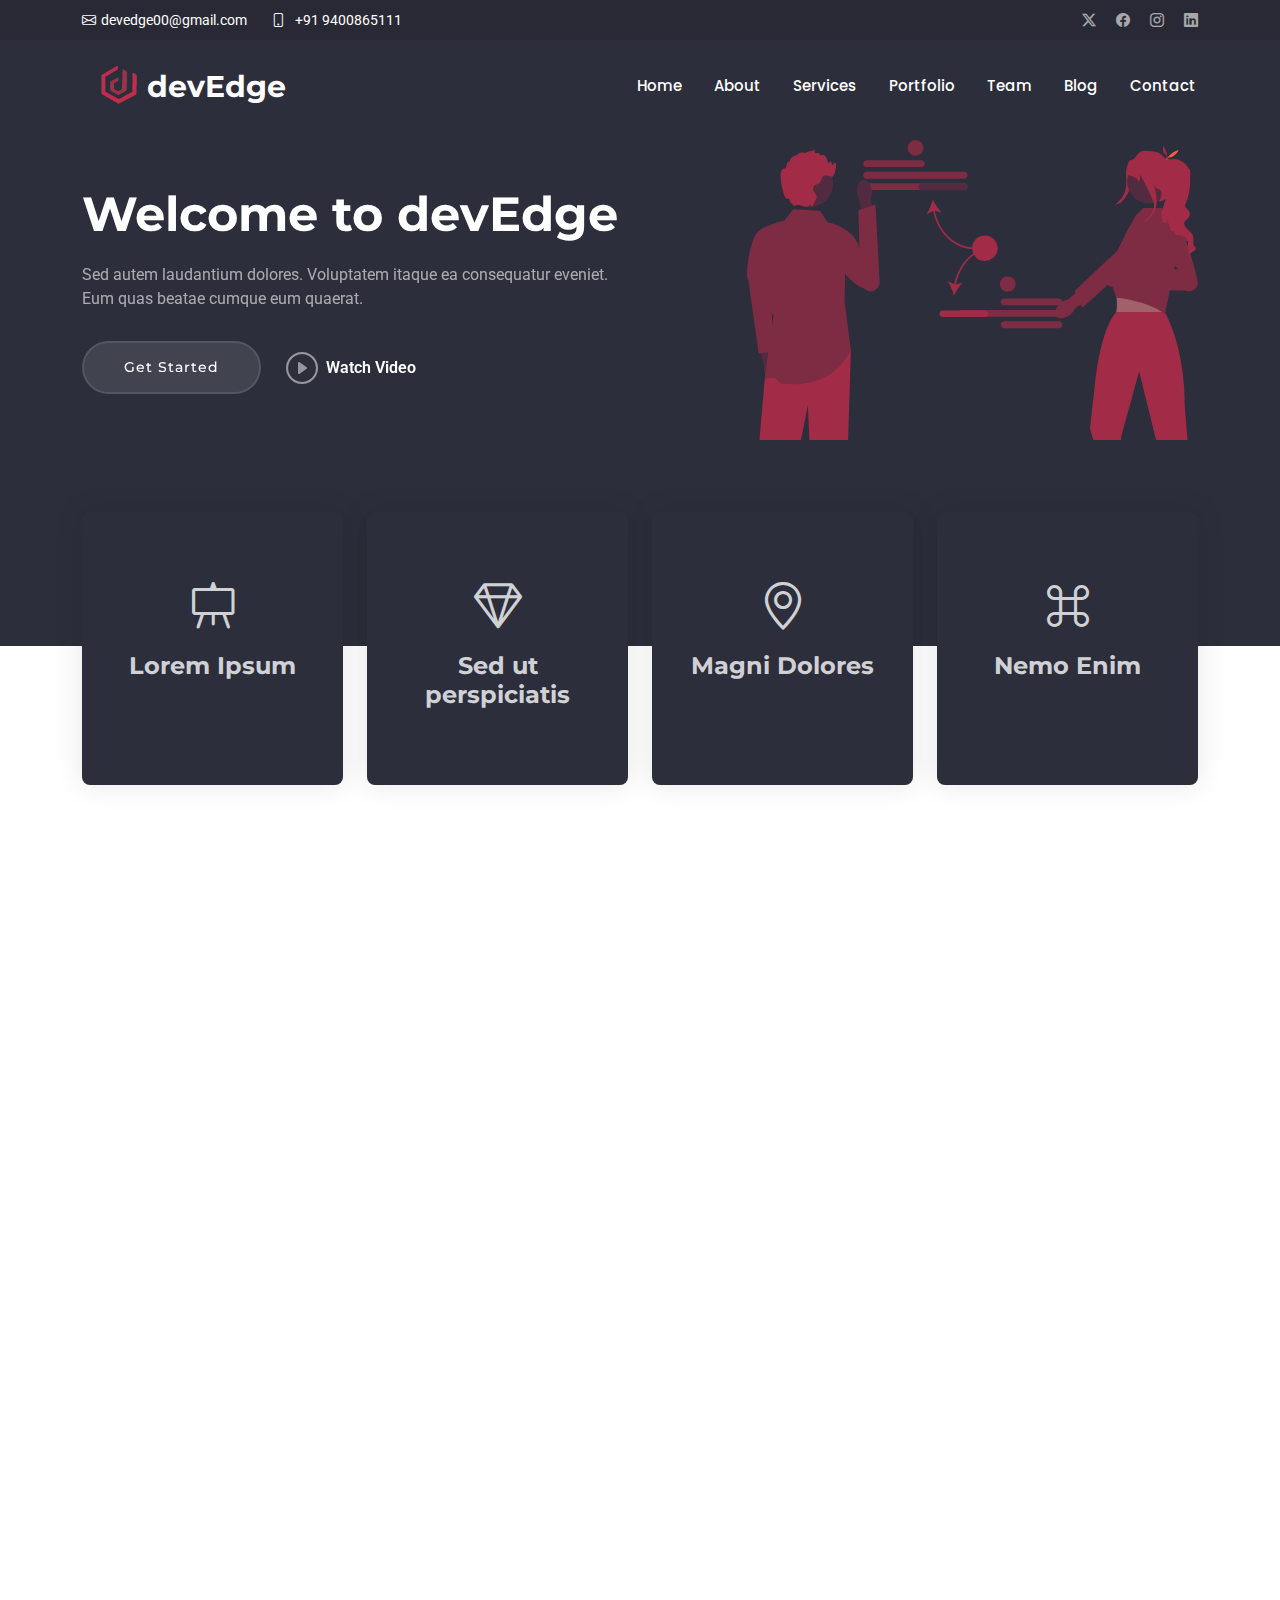
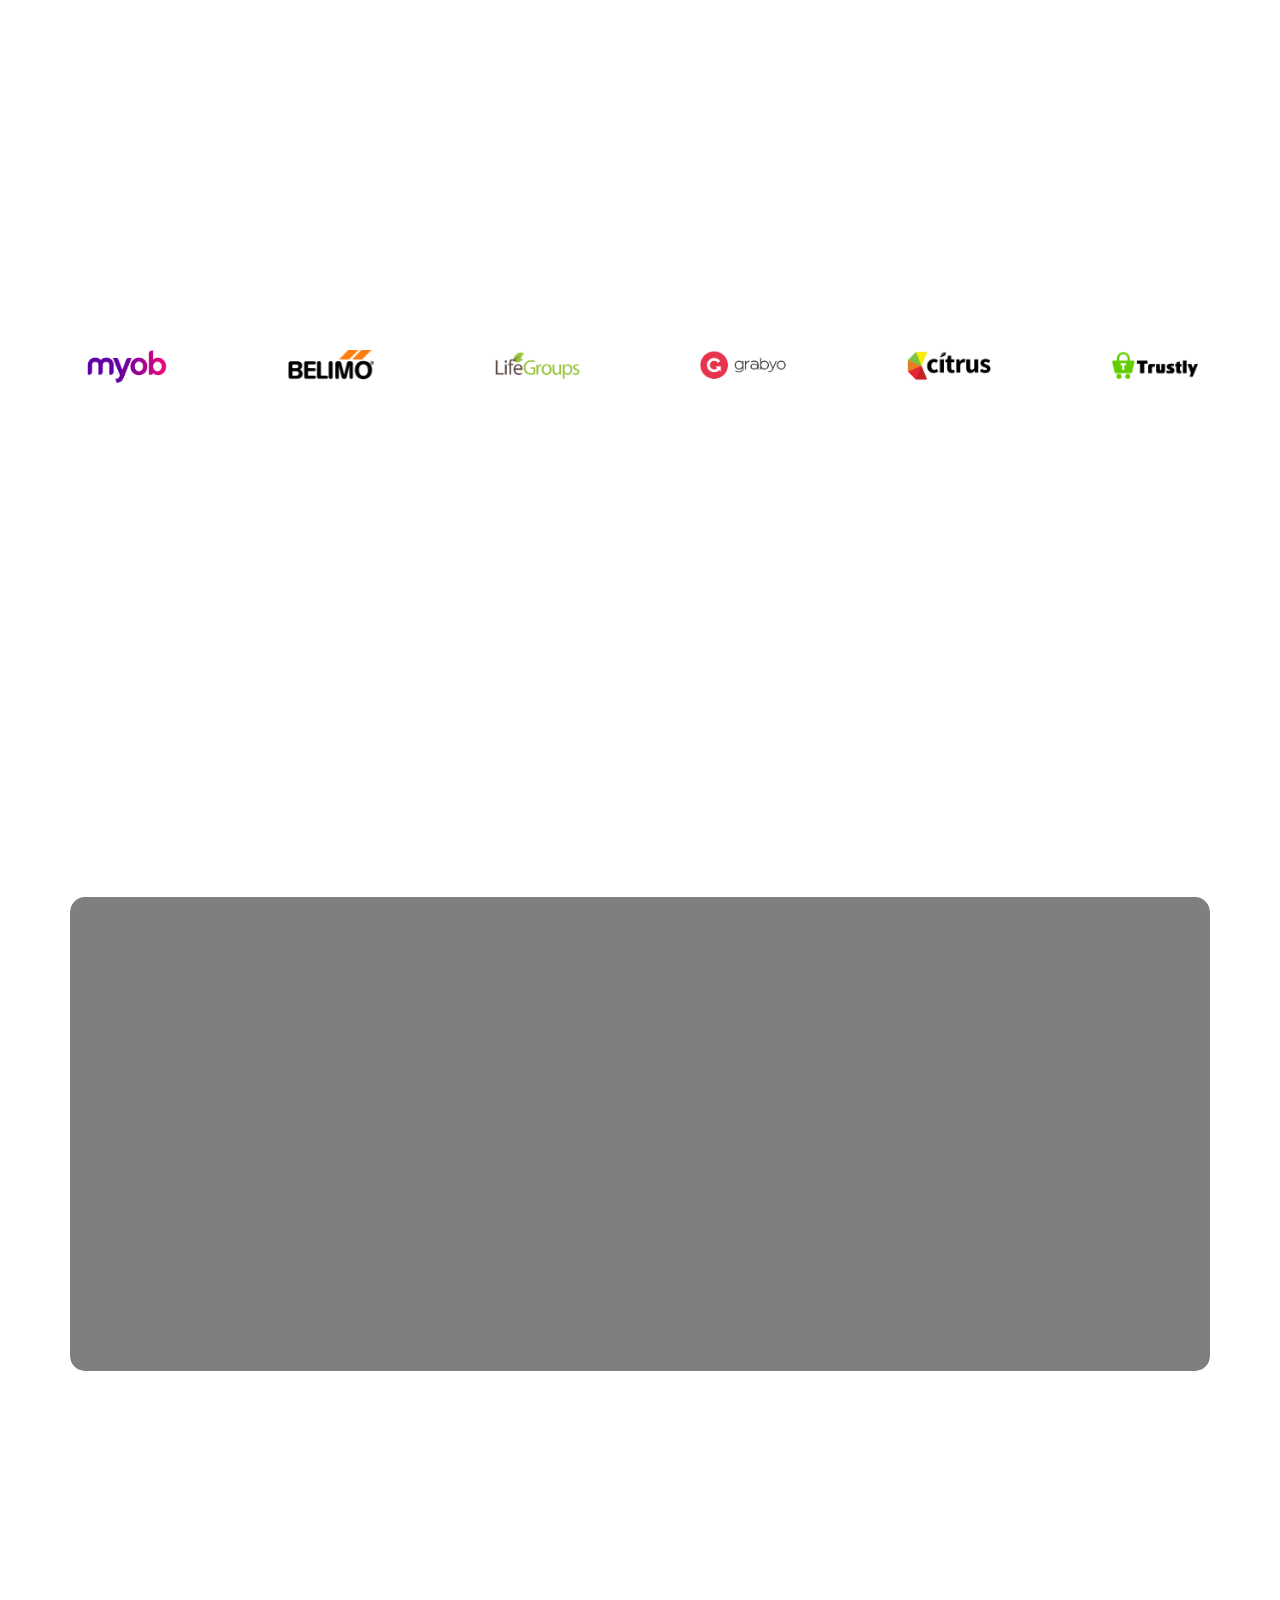
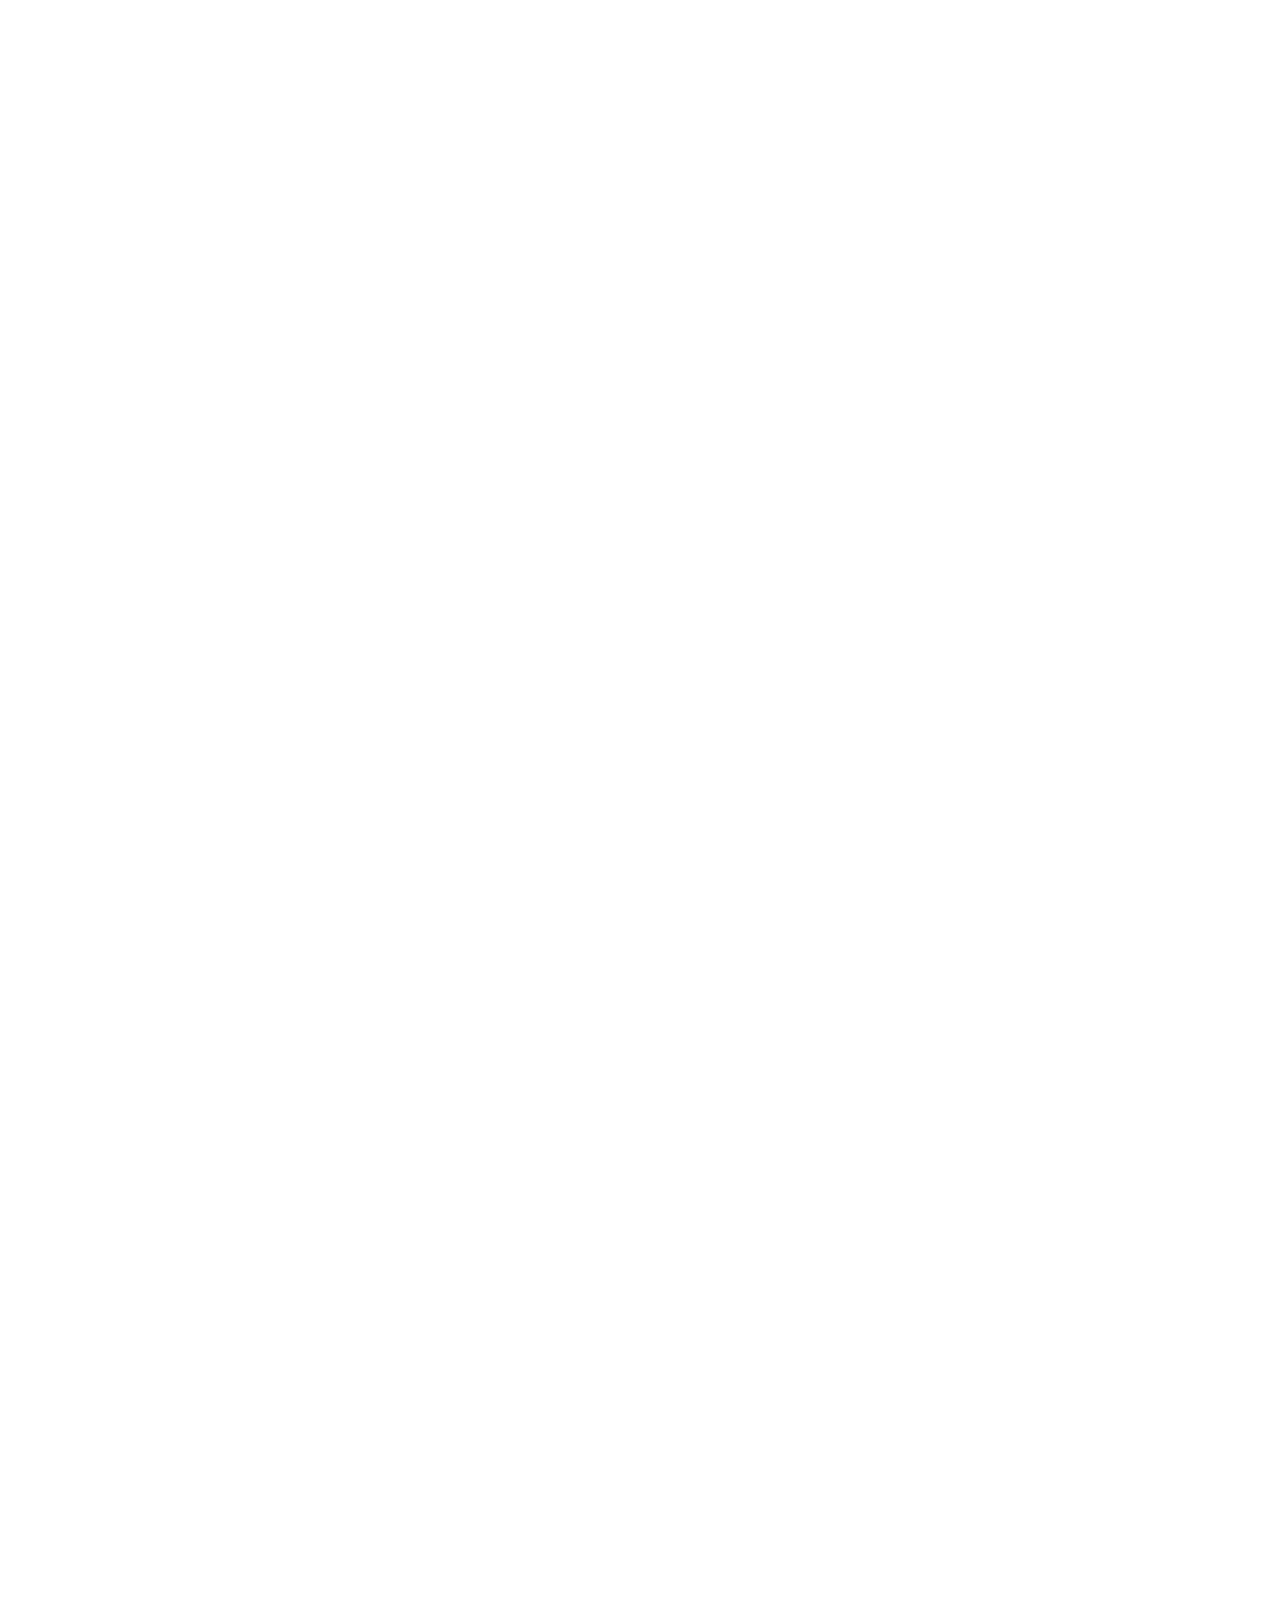
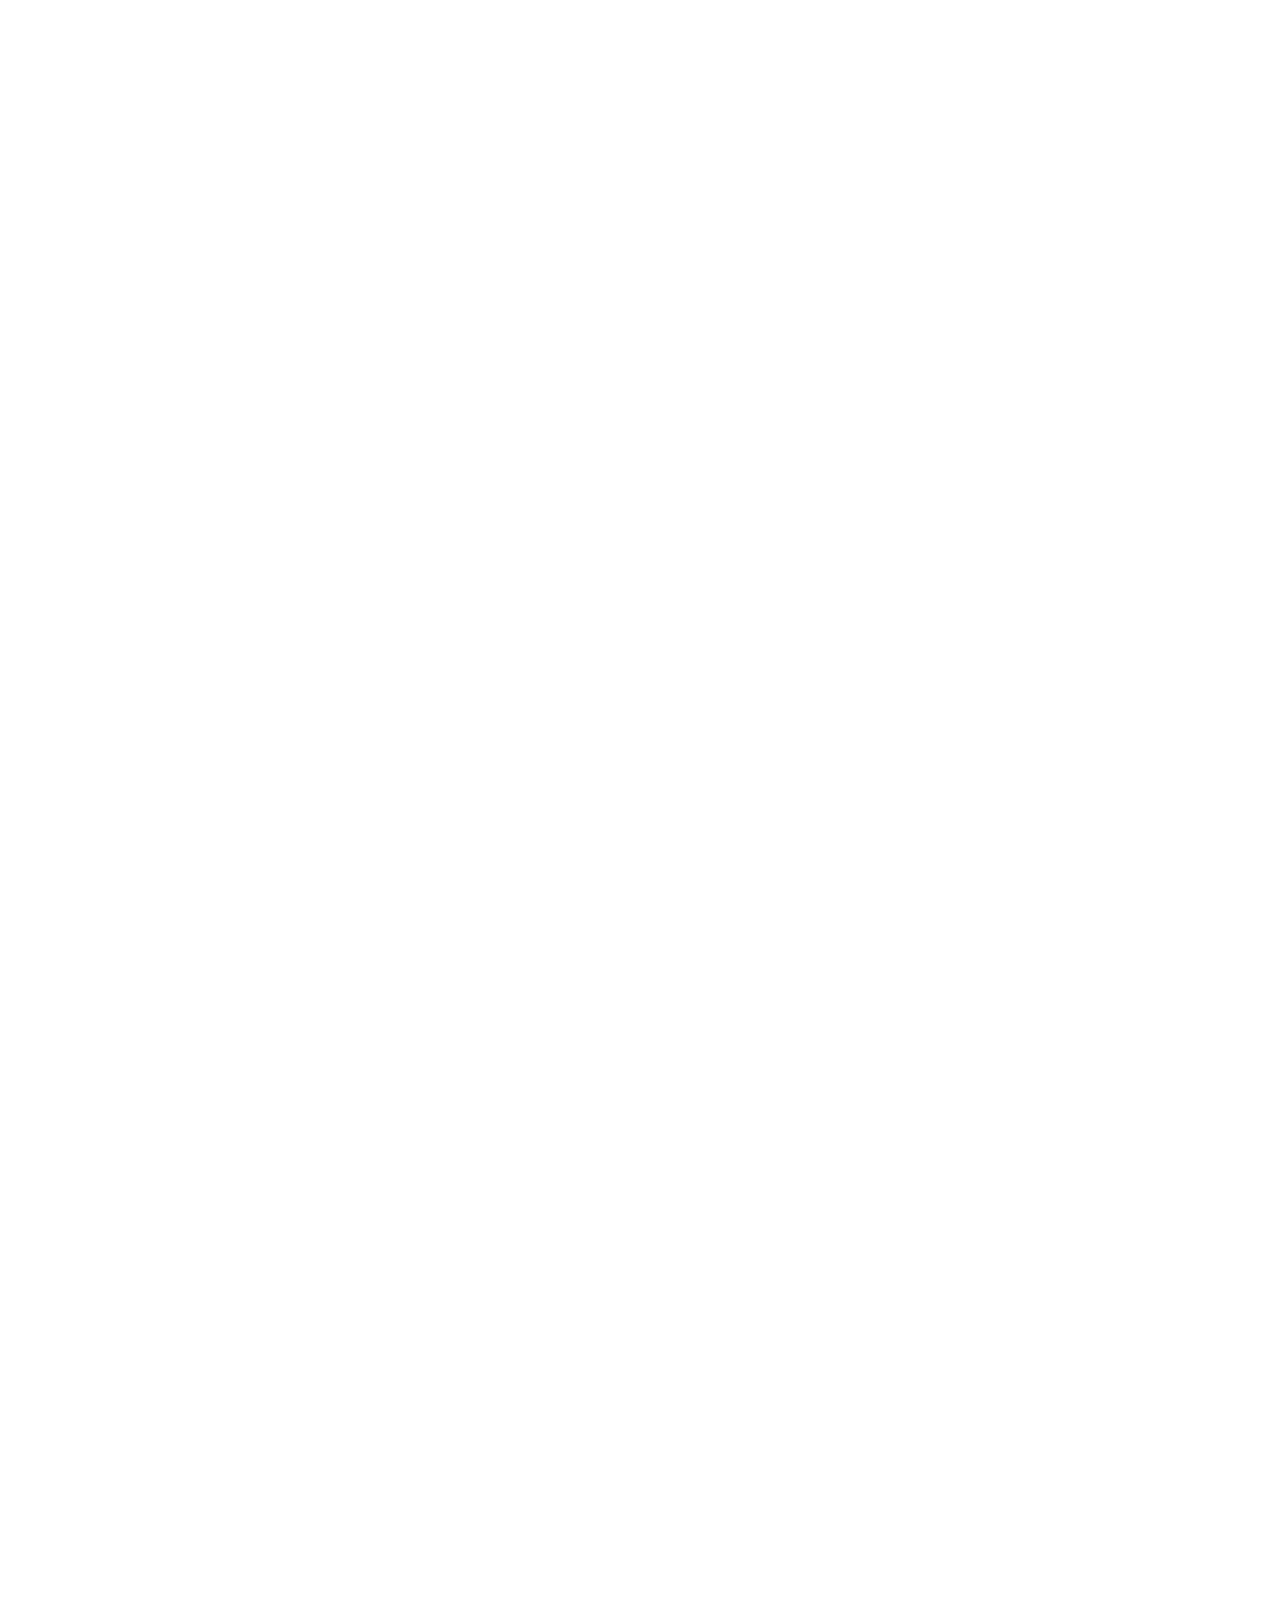
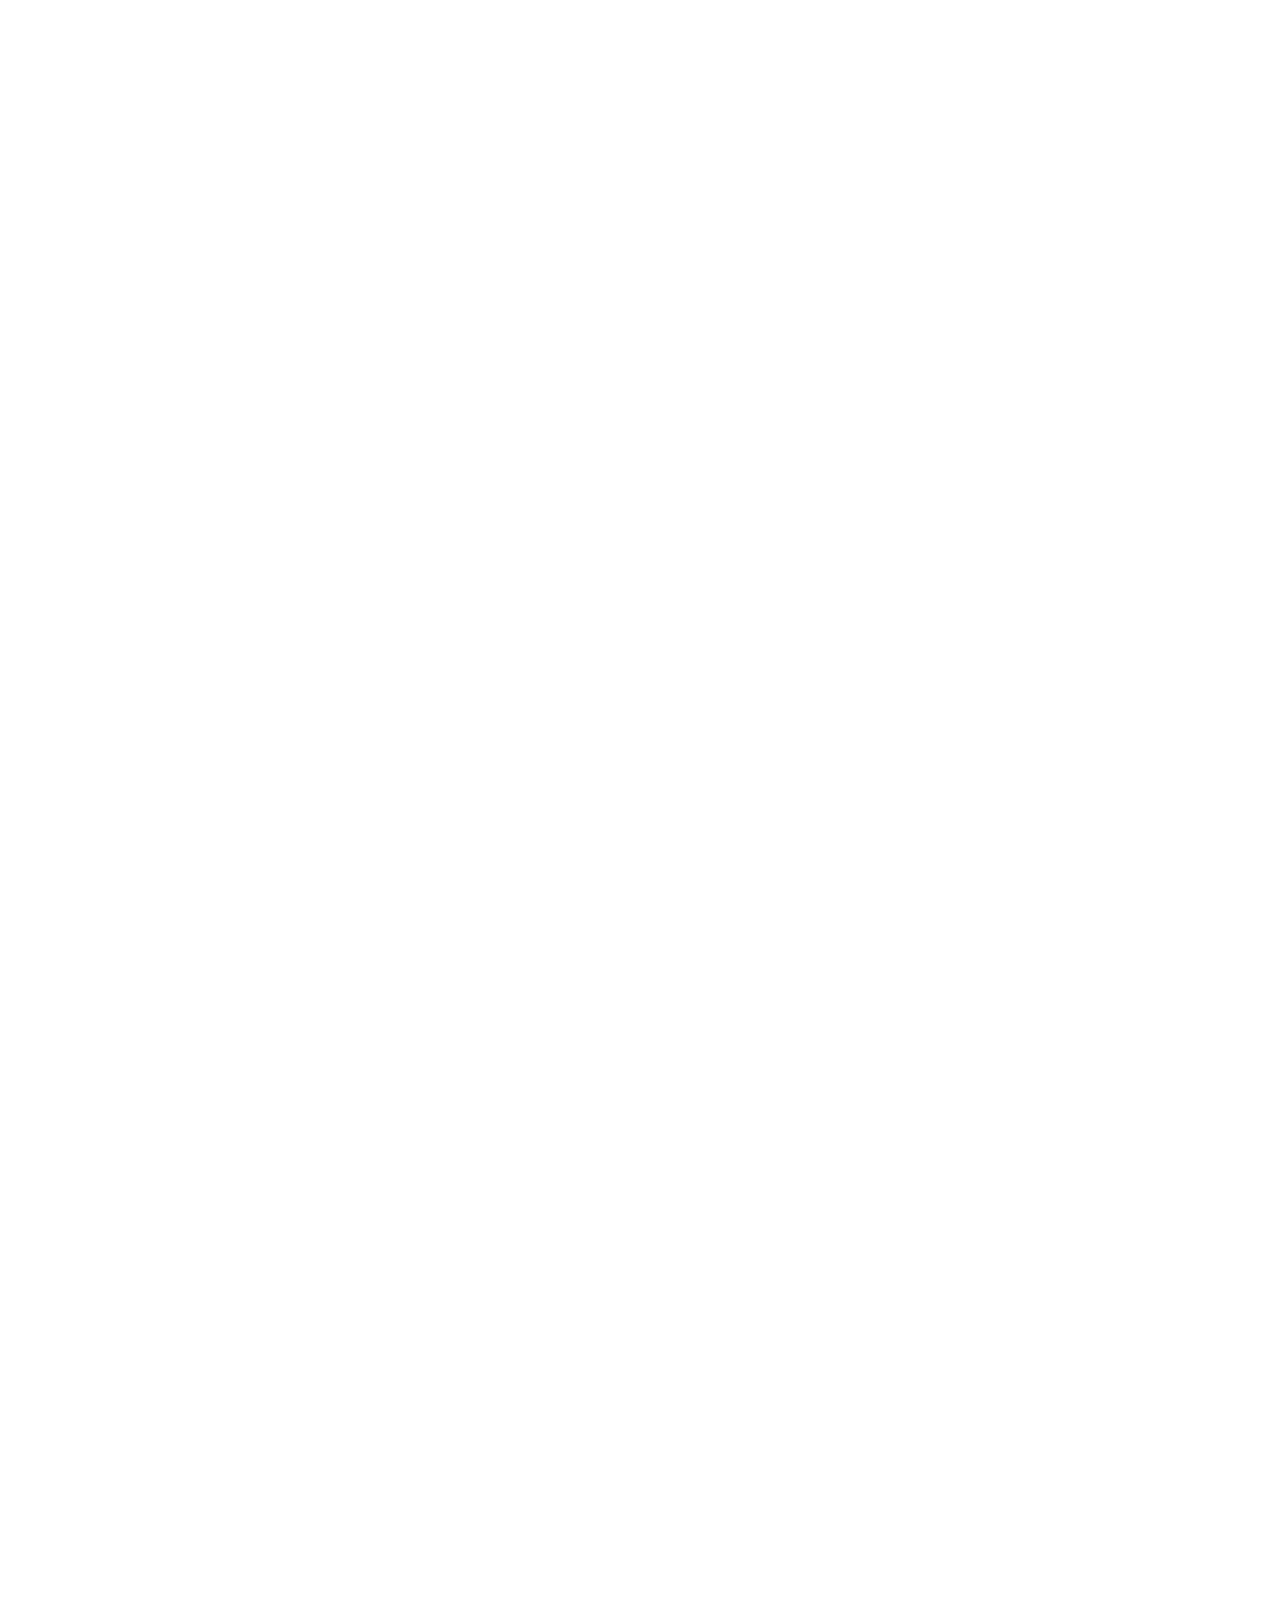
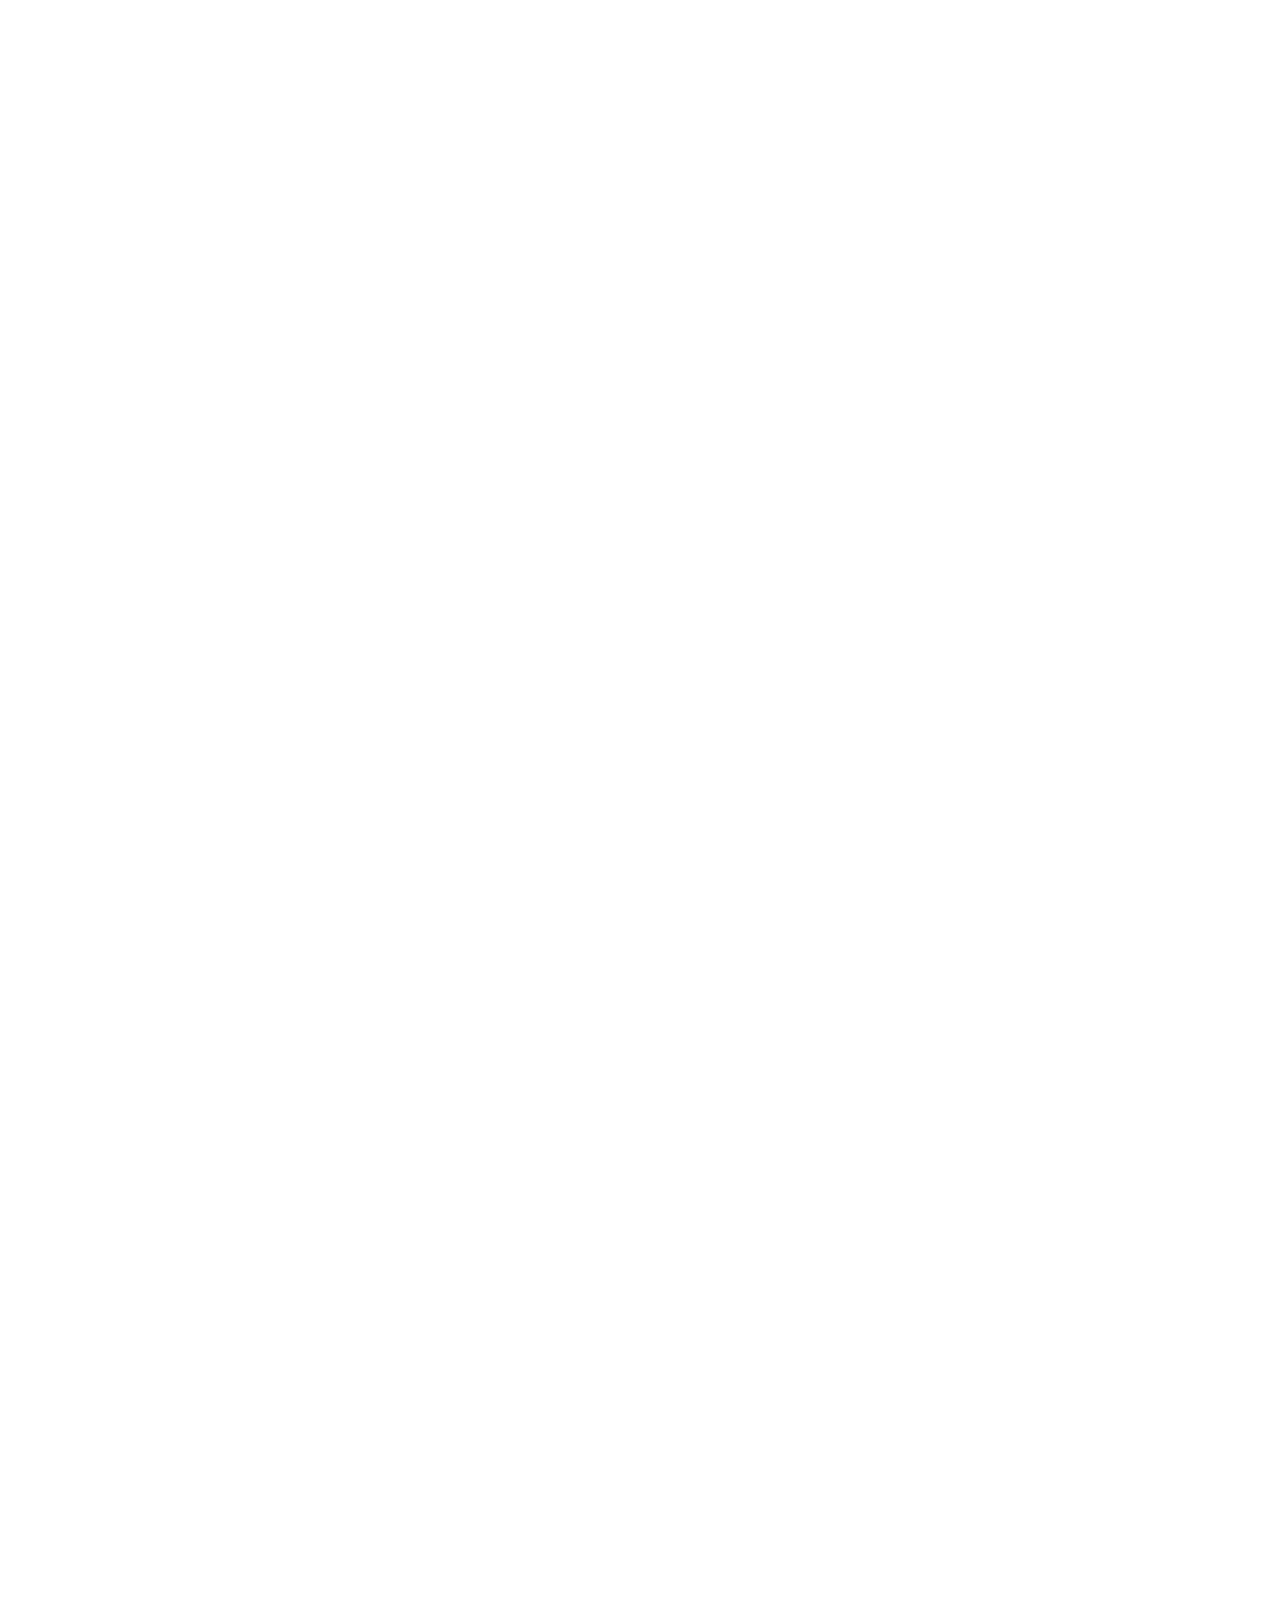
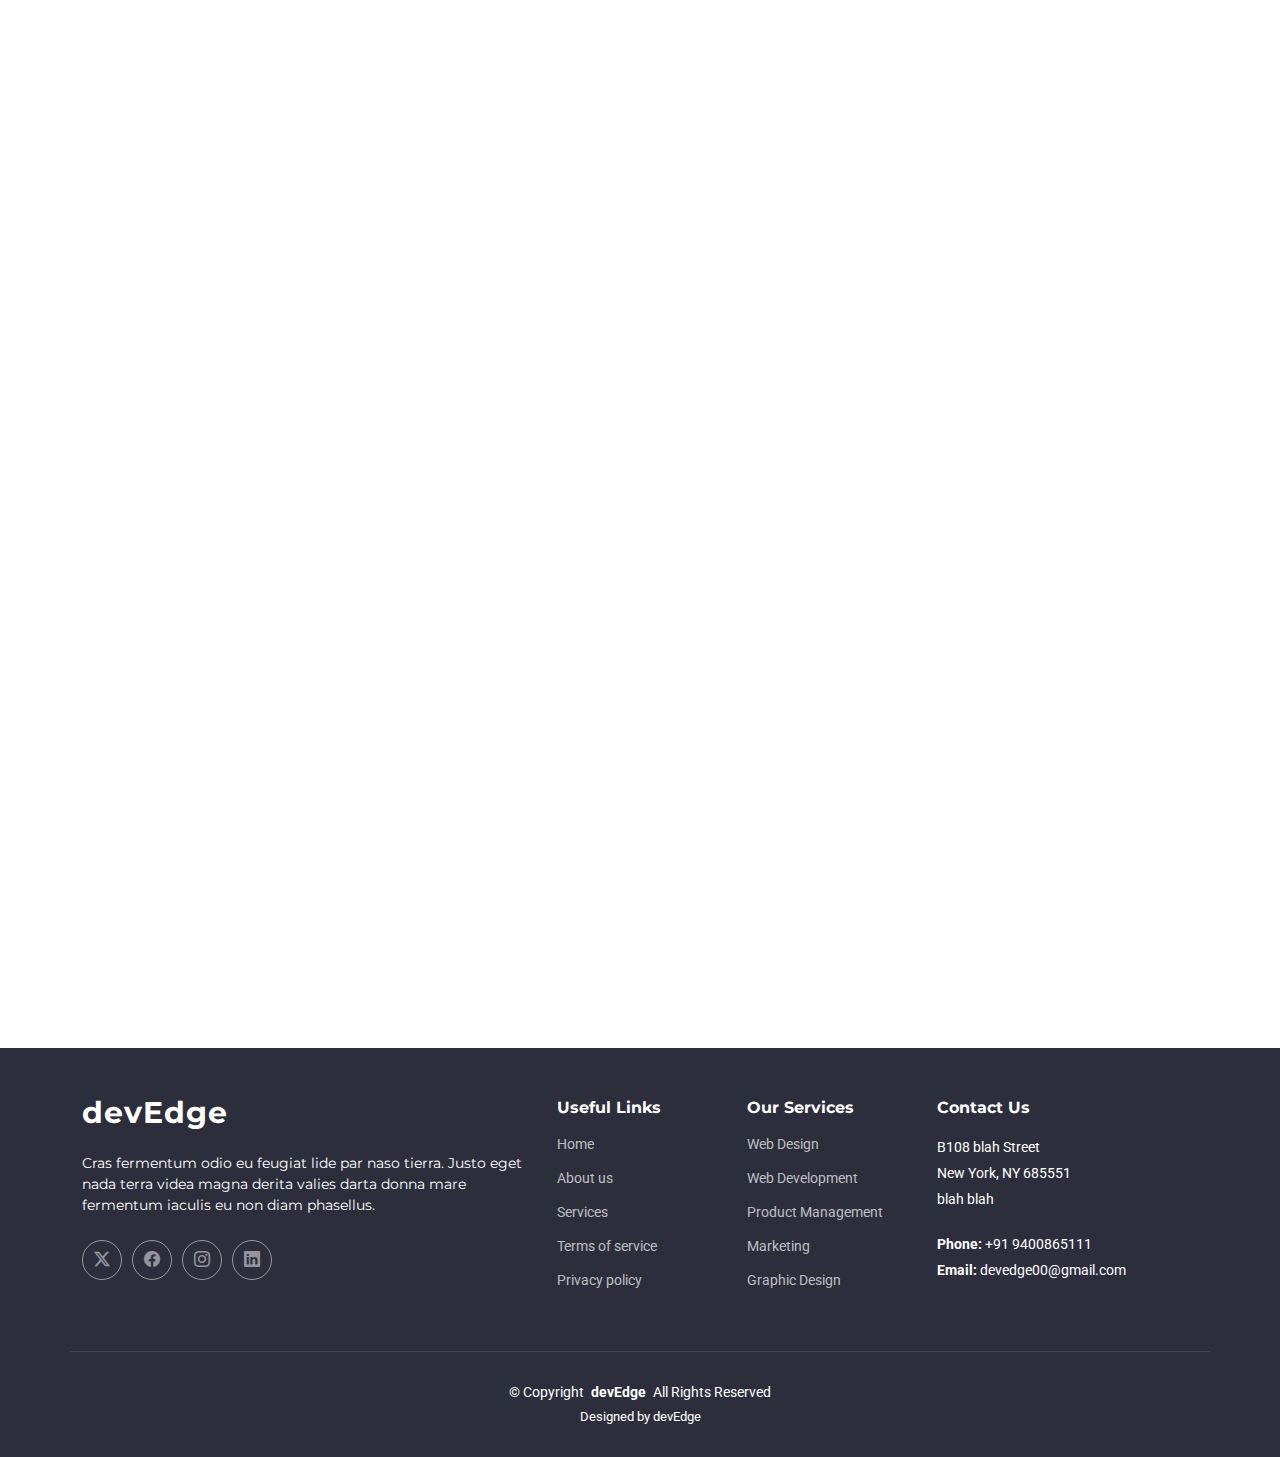
<file: index.html>
<!DOCTYPE html>
<html lang="en">

<head>
  <meta charset="utf-8">
  <meta content="width=device-width, initial-scale=1.0" name="viewport">
  <title>devEdge</title>
  <meta content="" name="description">
  <meta content="" name="keywords">

  <!-- Favicons -->
  <link href="assets/img/favicon.png" rel="icon">
  <link href="assets/img/apple-touch-icon.png" rel="apple-touch-icon">

  <!-- Fonts -->
  <link href="https://fonts.googleapis.com" rel="preconnect">
  <link href="https://fonts.gstatic.com" rel="preconnect" crossorigin>
  <link href="https://fonts.googleapis.com/css2?family=Roboto:ital,wght@0,100;0,300;0,400;0,500;0,700;0,900;1,100;1,300;1,400;1,500;1,700;1,900&family=Montserrat:ital,wght@0,100;0,200;0,300;0,400;0,500;0,600;0,700;0,800;0,900;1,100;1,200;1,300;1,400;1,500;1,600;1,700;1,800;1,900&family=Poppins:ital,wght@0,100;0,200;0,300;0,400;0,500;0,600;0,700;0,800;0,900;1,100;1,200;1,300;1,400;1,500;1,600;1,700;1,800;1,900&display=swap" rel="stylesheet">

  <!-- Vendor CSS Files -->
  <link href="assets/vendor/bootstrap/css/bootstrap.min.css" rel="stylesheet">
  <link href="assets/vendor/bootstrap-icons/bootstrap-icons.css" rel="stylesheet">
  <link href="assets/vendor/aos/aos.css" rel="stylesheet">
  <link href="assets/vendor/glightbox/css/glightbox.min.css" rel="stylesheet">
  <link href="assets/vendor/swiper/swiper-bundle.min.css" rel="stylesheet">

  <!-- Main CSS File -->
  <link href="assets/css/main.css" rel="stylesheet">
</head>

<body class="index-page">

  <header id="header" class="header fixed-top">

    <div class="topbar d-flex align-items-center">
      <div class="container d-flex justify-content-center justify-content-md-between">
        <div class="contact-info d-flex align-items-center">
          <i class="bi bi-envelope d-flex align-items-center"><a href="mailto:devedge00@gmail.com">devedge00@gmail.com</a></i>
          <i class="bi bi-phone d-flex align-items-center ms-4"><span><a href="tel:+919400865111">+91 9400865111</a></span></i>
        </div>
        <div class="social-links d-none d-md-flex align-items-center">
          <a href="#" class="twitter"><i class="bi bi-twitter-x"></i></a>
          <a href="#" class="facebook"><i class="bi bi-facebook"></i></a>
          <a href="#" class="instagram"><i class="bi bi-instagram"></i></a>
          <a href="#" class="linkedin"><i class="bi bi-linkedin"></i></a>
        </div>
      </div>
    </div><!-- End Top Bar -->

    <div class="branding d-flex align-items-cente">

      <div class="container position-relative d-flex align-items-center justify-content-between">
        <a href="index.html" class="logo d-flex align-items-center">
          <!-- Uncomment the line below if you also wish to use an image logo -->
          <img src="assets/img/logo.png" alt="logo">
          <h1 class="sitename">devEdge</h1>
          <span>.</span>
        </a>

        <nav id="navmenu" class="navmenu">
          <ul>
            <li><a href="#hero" class="active">Home<br></a></li>
            <li><a href="#about">About</a></li>
            <li><a href="#services">Services</a></li>
            <li><a href="#portfolio">Portfolio</a></li>
            <li><a href="#team">Team</a></li>
            <li><a href="blog.html">Blog</a></li>
            <!-- <li class="dropdown"><a href="#"><span>Dropdown</span> <i class="bi bi-chevron-down toggle-dropdown"></i></a>
              <ul>
                <li><a href="#">Dropdown 1</a></li>
                <li class="dropdown"><a href="#"><span>Deep Dropdown</span> <i class="bi bi-chevron-down toggle-dropdown"></i></a>
                  <ul>
                    <li><a href="#">Deep Dropdown 1</a></li>
                    <li><a href="#">Deep Dropdown 2</a></li>
                    <li><a href="#">Deep Dropdown 3</a></li>
                    <li><a href="#">Deep Dropdown 4</a></li>
                    <li><a href="#">Deep Dropdown 5</a></li>
                  </ul>
                </li>
                <li><a href="#">Dropdown 2</a></li>
                <li><a href="#">Dropdown 3</a></li>
                <li><a href="#">Dropdown 4</a></li>
              </ul>
            </li> -->
            <li><a href="#contact">Contact</a></li>
          </ul>
          <i class="mobile-nav-toggle d-xl-none bi bi-list"></i>
        </nav>

      </div>

    </div>

  </header>

  <main class="main">

    <!-- Hero Section -->
    <section id="hero" class="hero section accent-background">

      <div class="container position-relative" data-aos="fade-up" data-aos-delay="100">
        <div class="row gy-5 justify-content-between">
          <div class="col-lg-6 order-2 order-lg-1 d-flex flex-column justify-content-center">
            <h2><span>Welcome to </span><span class="accent">devEdge</span></h2>
            <p>Sed autem laudantium dolores. Voluptatem itaque ea consequatur eveniet. Eum quas beatae cumque eum quaerat.</p>
            <div class="d-flex">
              <a href="#about" class="btn-get-started">Get Started</a>
              <a href="https://www.youtube.com" class="glightbox btn-watch-video d-flex align-items-center"><i class="bi bi-play-circle"></i><span>Watch Video</span></a>
            </div>
          </div>
          <div class="col-lg-5 order-1 order-lg-2">
            <img src="assets/img/hero-img.svg" class="img-fluid" alt="" style="mix-blend-mode: darken;">
          </div>
        </div>
      </div>

      <div class="icon-boxes position-relative" data-aos="fade-up" data-aos-delay="200">
        <div class="container position-relative">
          <div class="row gy-4 mt-5">

            <div class="col-xl-3 col-md-6">
              <div class="icon-box">
                <div class="icon"><i class="bi bi-easel"></i></div>
                <h4 class="title"><a href="" class="stretched-link">Lorem Ipsum</a></h4>
              </div>
            </div><!--End Icon Box -->

            <div class="col-xl-3 col-md-6">
              <div class="icon-box">
                <div class="icon"><i class="bi bi-gem"></i></div>
                <h4 class="title"><a href="" class="stretched-link">Sed ut perspiciatis</a></h4>
              </div>
            </div><!--End Icon Box -->

            <div class="col-xl-3 col-md-6">
              <div class="icon-box">
                <div class="icon"><i class="bi bi-geo-alt"></i></div>
                <h4 class="title"><a href="" class="stretched-link">Magni Dolores</a></h4>
              </div>
            </div><!--End Icon Box -->

            <div class="col-xl-3 col-md-6">
              <div class="icon-box">
                <div class="icon"><i class="bi bi-command"></i></div>
                <h4 class="title"><a href="" class="stretched-link">Nemo Enim</a></h4>
              </div>
            </div><!--End Icon Box -->

          </div>
        </div>
      </div>

    </section><!-- /Hero Section -->

    <!-- About Section -->
    <section id="about" class="about section">

      <!-- Section Title -->
      <div class="container section-title" data-aos="fade-up">
        <h2>About Us<br></h2>
        <p>Necessitatibus eius consequatur ex aliquid fuga eum quidem sint consectetur velit</p>
      </div><!-- End Section Title -->

      <div class="container">

        <div class="row gy-4">
          <div class="col-lg-6" data-aos="fade-up" data-aos-delay="100">
            <h3>Voluptatem dignissimos provident laboris nisi ut aliquip ex ea commodo</h3>
            <img src="assets/img/about.jpg" class="img-fluid rounded-4 mb-4" alt="">
            <p>Ut fugiat ut sunt quia veniam. Voluptate perferendis perspiciatis quod nisi et. Placeat debitis quia recusandae odit et consequatur voluptatem. Dignissimos pariatur consectetur fugiat voluptas ea.</p>
            <p>Temporibus nihil enim deserunt sed ea. Provident sit expedita aut cupiditate nihil vitae quo officia vel. Blanditiis eligendi possimus et in cum. Quidem eos ut sint rem veniam qui. Ut ut repellendus nobis tempore doloribus debitis explicabo similique sit. Accusantium sed ut omnis beatae neque deleniti repellendus.</p>
          </div>
          <div class="col-lg-6" data-aos="fade-up" data-aos-delay="250">
            <div class="content ps-0 ps-lg-5">
              <p class="fst-italic">
                Lorem ipsum dolor sit amet, consectetur adipiscing elit, sed do eiusmod tempor incididunt ut labore et dolore
                magna aliqua.
              </p>
              <ul>
                <li><i class="bi bi-check-circle-fill"></i> <span>Ullamco laboris nisi ut aliquip ex ea commodo consequat.</span></li>
                <li><i class="bi bi-check-circle-fill"></i> <span>Duis aute irure dolor in reprehenderit in voluptate velit.</span></li>
                <li><i class="bi bi-check-circle-fill"></i> <span>Ullamco laboris nisi ut aliquip ex ea commodo consequat. Duis aute irure dolor in reprehenderit in voluptate trideta storacalaperda mastiro dolore eu fugiat nulla pariatur.</span></li>
              </ul>
              <p>
                Ullamco laboris nisi ut aliquip ex ea commodo consequat. Duis aute irure dolor in reprehenderit in voluptate
                velit esse cillum dolore eu fugiat nulla pariatur. Excepteur sint occaecat cupidatat non proident
              </p>

              <div class="position-relative mt-4">
                <img src="assets/img/about-2.jpg" class="img-fluid rounded-4" alt="">
                <a href="https://www.youtube.com/watch?v=LXb3EKWsInQ" class="glightbox pulsating-play-btn"></a>
              </div>
            </div>
          </div>
        </div>

      </div>

    </section><!-- /About Section -->

    <!-- Clients Section -->
    <section id="clients" class="clients section">

      <div class="container">

        <div class="swiper init-swiper">
          <script type="application/json" class="swiper-config">
            {
              "loop": true,
              "speed": 600,
              "autoplay": {
                "delay": 5000
              },
              "slidesPerView": "auto",
              "pagination": {
                "el": ".swiper-pagination",
                "type": "bullets",
                "clickable": true
              },
              "breakpoints": {
                "320": {
                  "slidesPerView": 2,
                  "spaceBetween": 40
                },
                "480": {
                  "slidesPerView": 3,
                  "spaceBetween": 60
                },
                "640": {
                  "slidesPerView": 4,
                  "spaceBetween": 80
                },
                "992": {
                  "slidesPerView": 6,
                  "spaceBetween": 120
                }
              }
            }
          </script>
          <div class="swiper-wrapper align-items-center">
            <div class="swiper-slide"><img src="assets/img/clients/client-1.png" class="img-fluid" alt=""></div>
            <div class="swiper-slide"><img src="assets/img/clients/client-2.png" class="img-fluid" alt=""></div>
            <div class="swiper-slide"><img src="assets/img/clients/client-3.png" class="img-fluid" alt=""></div>
            <div class="swiper-slide"><img src="assets/img/clients/client-4.png" class="img-fluid" alt=""></div>
            <div class="swiper-slide"><img src="assets/img/clients/client-5.png" class="img-fluid" alt=""></div>
            <div class="swiper-slide"><img src="assets/img/clients/client-6.png" class="img-fluid" alt=""></div>
            <div class="swiper-slide"><img src="assets/img/clients/client-7.png" class="img-fluid" alt=""></div>
            <div class="swiper-slide"><img src="assets/img/clients/client-8.png" class="img-fluid" alt=""></div>
          </div>
        </div>

      </div>

    </section><!-- /Clients Section -->

    <!-- Stats Section -->
    <section id="stats" class="stats section">

      <div class="container" data-aos="fade-up" data-aos-delay="100">

        <div class="row gy-4 align-items-center">

          <div class="col-lg-5">
            <img src="assets/img/stats-img.svg" alt="" class="img-fluid">
          </div>

          <div class="col-lg-7">

            <div class="row gy-4">

              <div class="col-lg-6">
                <div class="stats-item d-flex">
                  <i class="bi bi-emoji-smile flex-shrink-0"></i>
                  <div>
                    <span data-purecounter-start="0" data-purecounter-end="232" data-purecounter-duration="1" class="purecounter"></span>
                    <p><strong>Happy Clients</strong> <span>consequuntur quae</span></p>
                  </div>
                </div>
              </div><!-- End Stats Item -->

              <div class="col-lg-6">
                <div class="stats-item d-flex">
                  <i class="bi bi-journal-richtext flex-shrink-0"></i>
                  <div>
                    <span data-purecounter-start="0" data-purecounter-end="521" data-purecounter-duration="1" class="purecounter"></span>
                    <p><strong>Projects</strong> <span>adipisci atque cum quia aut</span></p>
                  </div>
                </div>
              </div><!-- End Stats Item -->

              <div class="col-lg-6">
                <div class="stats-item d-flex">
                  <i class="bi bi-headset flex-shrink-0"></i>
                  <div>
                    <span data-purecounter-start="0" data-purecounter-end="1453" data-purecounter-duration="1" class="purecounter"></span>
                    <p><strong>Hours Of Support</strong> <span>aut commodi quaerat</span></p>
                  </div>
                </div>
              </div><!-- End Stats Item -->

              <div class="col-lg-6">
                <div class="stats-item d-flex">
                  <i class="bi bi-people flex-shrink-0"></i>
                  <div>
                    <span data-purecounter-start="0" data-purecounter-end="32" data-purecounter-duration="1" class="purecounter"></span>
                    <p><strong>Hard Workers</strong> <span>rerum asperiores dolor</span></p>
                  </div>
                </div>
              </div><!-- End Stats Item -->

            </div>

          </div>

        </div>

      </div>

    </section><!-- /Stats Section -->

    <!-- Call To Action Section -->
    <section id="call-to-action" class="call-to-action section dark-background">

      <div class="container">
        <img src="assets/img/cta-bg.jpg" alt="">
        <div class="content row justify-content-center" data-aos="zoom-in" data-aos-delay="100">
          <div class="col-xl-10">
            <div class="text-center">
              <a href="https://www.youtube.com" class="glightbox play-btn"></a>
              <h3>Call To Action</h3>
              <p>Duis aute irure dolor in reprehenderit in voluptate velit esse cillum dolore eu fugiat nulla pariatur. Excepteur sint occaecat cupidatat non proident, sunt in culpa qui officia deserunt mollit anim id est laborum.</p>
              <a class="cta-btn" href="#">Call To Action</a>
            </div>
          </div>
        </div>
      </div>

    </section><!-- /Call To Action Section -->

    <!-- Services Section -->
    <section id="services" class="services section">

      <!-- Section Title -->
      <div class="container section-title" data-aos="fade-up">
        <h2>Our Services</h2>
        <p>Necessitatibus eius consequatur ex aliquid fuga eum quidem sint consectetur velit</p>
      </div><!-- End Section Title -->

      <div class="container">

        <div class="row gy-4">

          <div class="col-lg-4 col-md-6" data-aos="fade-up" data-aos-delay="100">
            <div class="service-item  position-relative">
              <div class="icon">
                <i class="bi bi-activity"></i>
              </div>
              <h3>Nesciunt Mete</h3>
              <p>Provident nihil minus qui consequatur non omnis maiores. Eos accusantium minus dolores iure perferendis tempore et consequatur.</p>
              <a href="service-details.html" class="readmore stretched-link">Read more <i class="bi bi-arrow-right"></i></a>
            </div>
          </div><!-- End Service Item -->

          <div class="col-lg-4 col-md-6" data-aos="fade-up" data-aos-delay="200">
            <div class="service-item position-relative">
              <div class="icon">
                <i class="bi bi-broadcast"></i>
              </div>
              <h3>Eosle Commodi</h3>
              <p>Ut autem aut autem non a. Sint sint sit facilis nam iusto sint. Libero corrupti neque eum hic non ut nesciunt dolorem.</p>
              <a href="service-details.html" class="readmore stretched-link">Read more <i class="bi bi-arrow-right"></i></a>
            </div>
          </div><!-- End Service Item -->

          <div class="col-lg-4 col-md-6" data-aos="fade-up" data-aos-delay="300">
            <div class="service-item position-relative">
              <div class="icon">
                <i class="bi bi-easel"></i>
              </div>
              <h3>Ledo Markt</h3>
              <p>Ut excepturi voluptatem nisi sed. Quidem fuga consequatur. Minus ea aut. Vel qui id voluptas adipisci eos earum corrupti.</p>
              <a href="service-details.html" class="readmore stretched-link">Read more <i class="bi bi-arrow-right"></i></a>
            </div>
          </div><!-- End Service Item -->

          <div class="col-lg-4 col-md-6" data-aos="fade-up" data-aos-delay="400">
            <div class="service-item position-relative">
              <div class="icon">
                <i class="bi bi-bounding-box-circles"></i>
              </div>
              <h3>Asperiores Commodit</h3>
              <p>Non et temporibus minus omnis sed dolor esse consequatur. Cupiditate sed error ea fuga sit provident adipisci neque.</p>
              <a href="service-details.html" class="readmore stretched-link">Read more <i class="bi bi-arrow-right"></i></a>
            </div>
          </div><!-- End Service Item -->

          <div class="col-lg-4 col-md-6" data-aos="fade-up" data-aos-delay="500">
            <div class="service-item position-relative">
              <div class="icon">
                <i class="bi bi-calendar4-week"></i>
              </div>
              <h3>Velit Doloremque</h3>
              <p>Cumque et suscipit saepe. Est maiores autem enim facilis ut aut ipsam corporis aut. Sed animi at autem alias eius labore.</p>
              <a href="service-details.html" class="readmore stretched-link">Read more <i class="bi bi-arrow-right"></i></a>
            </div>
          </div><!-- End Service Item -->

          <div class="col-lg-4 col-md-6" data-aos="fade-up" data-aos-delay="600">
            <div class="service-item position-relative">
              <div class="icon">
                <i class="bi bi-chat-square-text"></i>
              </div>
              <h3>Dolori Architecto</h3>
              <p>Hic molestias ea quibusdam eos. Fugiat enim doloremque aut neque non et debitis iure. Corrupti recusandae ducimus enim.</p>
              <a href="service-details.html" class="readmore stretched-link">Read more <i class="bi bi-arrow-right"></i></a>
            </div>
          </div><!-- End Service Item -->

        </div>

      </div>

    </section><!-- /Services Section -->

    <!-- Testimonials Section -->
    <section id="testimonials" class="testimonials section">

      <!-- Section Title -->
      <div class="container section-title" data-aos="fade-up">
        <h2>Testimonials</h2>
        <p>Necessitatibus eius consequatur ex aliquid fuga eum quidem sint consectetur velit</p>
      </div><!-- End Section Title -->

      <div class="container" data-aos="fade-up" data-aos-delay="100">

        <div class="swiper init-swiper">
          <script type="application/json" class="swiper-config">
            {
              "loop": true,
              "speed": 600,
              "autoplay": {
                "delay": 5000
              },
              "slidesPerView": "auto",
              "pagination": {
                "el": ".swiper-pagination",
                "type": "bullets",
                "clickable": true
              },
              "breakpoints": {
                "320": {
                  "slidesPerView": 1,
                  "spaceBetween": 40
                },
                "1200": {
                  "slidesPerView": 3,
                  "spaceBetween": 10
                }
              }
            }
          </script>
          <div class="swiper-wrapper">

            <div class="swiper-slide">
              <div class="testimonial-item">
                <img src="assets/img/testimonials/testimonials-1.jpg" class="testimonial-img" alt="">
                <h3>Saul Goodman</h3>
                <h4>Ceo &amp; Founder</h4>
                <div class="stars">
                  <i class="bi bi-star-fill"></i><i class="bi bi-star-fill"></i><i class="bi bi-star-fill"></i><i class="bi bi-star-fill"></i><i class="bi bi-star-fill"></i>
                </div>
                <p>
                  <i class="bi bi-quote quote-icon-left"></i>
                  <span>Proin iaculis purus consequat sem cure digni ssim donec porttitora entum suscipit rhoncus. Accusantium quam, ultricies eget id, aliquam eget nibh et. Maecen aliquam, risus at semper.</span>
                  <i class="bi bi-quote quote-icon-right"></i>
                </p>
              </div>
            </div><!-- End testimonial item -->

            <div class="swiper-slide">
              <div class="testimonial-item">
                <img src="assets/img/testimonials/testimonials-2.jpg" class="testimonial-img" alt="">
                <h3>Sara Wilsson</h3>
                <h4>Designer</h4>
                <div class="stars">
                  <i class="bi bi-star-fill"></i><i class="bi bi-star-fill"></i><i class="bi bi-star-fill"></i><i class="bi bi-star-fill"></i><i class="bi bi-star-fill"></i>
                </div>
                <p>
                  <i class="bi bi-quote quote-icon-left"></i>
                  <span>Export tempor illum tamen malis malis eram quae irure esse labore quem cillum quid cillum eram malis quorum velit fore eram velit sunt aliqua noster fugiat irure amet legam anim culpa.</span>
                  <i class="bi bi-quote quote-icon-right"></i>
                </p>
              </div>
            </div><!-- End testimonial item -->

            <div class="swiper-slide">
              <div class="testimonial-item">
                <img src="assets/img/testimonials/testimonials-3.jpg" class="testimonial-img" alt="">
                <h3>Jena Karlis</h3>
                <h4>Store Owner</h4>
                <div class="stars">
                  <i class="bi bi-star-fill"></i><i class="bi bi-star-fill"></i><i class="bi bi-star-fill"></i><i class="bi bi-star-fill"></i><i class="bi bi-star-fill"></i>
                </div>
                <p>
                  <i class="bi bi-quote quote-icon-left"></i>
                  <span>Enim nisi quem export duis labore cillum quae magna enim sint quorum nulla quem veniam duis minim tempor labore quem eram duis noster aute amet eram fore quis sint minim.</span>
                  <i class="bi bi-quote quote-icon-right"></i>
                </p>
              </div>
            </div><!-- End testimonial item -->

            <div class="swiper-slide">
              <div class="testimonial-item">
                <img src="assets/img/testimonials/testimonials-4.jpg" class="testimonial-img" alt="">
                <h3>Matt Brandon</h3>
                <h4>Freelancer</h4>
                <div class="stars">
                  <i class="bi bi-star-fill"></i><i class="bi bi-star-fill"></i><i class="bi bi-star-fill"></i><i class="bi bi-star-fill"></i><i class="bi bi-star-fill"></i>
                </div>
                <p>
                  <i class="bi bi-quote quote-icon-left"></i>
                  <span>Fugiat enim eram quae cillum dolore dolor amet nulla culpa multos export minim fugiat minim velit minim dolor enim duis veniam ipsum anim magna sunt elit fore quem dolore labore illum veniam.</span>
                  <i class="bi bi-quote quote-icon-right"></i>
                </p>
              </div>
            </div><!-- End testimonial item -->

            <div class="swiper-slide">
              <div class="testimonial-item">
                <img src="assets/img/testimonials/testimonials-5.jpg" class="testimonial-img" alt="">
                <h3>John Larson</h3>
                <h4>Entrepreneur</h4>
                <div class="stars">
                  <i class="bi bi-star-fill"></i><i class="bi bi-star-fill"></i><i class="bi bi-star-fill"></i><i class="bi bi-star-fill"></i><i class="bi bi-star-fill"></i>
                </div>
                <p>
                  <i class="bi bi-quote quote-icon-left"></i>
                  <span>Quis quorum aliqua sint quem legam fore sunt eram irure aliqua veniam tempor noster veniam enim culpa labore duis sunt culpa nulla illum cillum fugiat legam esse veniam culpa fore nisi cillum quid.</span>
                  <i class="bi bi-quote quote-icon-right"></i>
                </p>
              </div>
            </div><!-- End testimonial item -->

          </div>
          <div class="swiper-pagination"></div>
        </div>

      </div>

    </section><!-- /Testimonials Section -->

    <!-- Portfolio Section -->
    <section id="portfolio" class="portfolio section">

      <!-- Section Title -->
      <div class="container section-title" data-aos="fade-up">
        <h2>Portfolio</h2>
        <p>Necessitatibus eius consequatur ex aliquid fuga eum quidem sint consectetur velit</p>
      </div><!-- End Section Title -->

      <div class="container">

        <div class="isotope-layout" data-default-filter="*" data-layout="masonry" data-sort="original-order">

          <ul class="portfolio-filters isotope-filters" data-aos="fade-up" data-aos-delay="100">
            <li data-filter="*" class="filter-active">All</li>
            <li data-filter=".filter-app">App</li>
            <li data-filter=".filter-product">Product</li>
            <li data-filter=".filter-branding">Branding</li>
            <li data-filter=".filter-books">Books</li>
          </ul><!-- End Portfolio Filters -->

          <div class="row gy-4 isotope-container" data-aos="fade-up" data-aos-delay="200">

            <div class="col-lg-4 col-md-6 portfolio-item isotope-item filter-app">
              <div class="portfolio-content h-100">
                <a href="assets/img/portfolio/app-1.jpg" data-gallery="portfolio-gallery-app" class="glightbox"><img src="assets/img/portfolio/app-1.jpg" class="img-fluid" alt=""></a>
                <div class="portfolio-info">
                  <h4><a href="portfolio-details.html" title="More Details">App 1</a></h4>
                  <p>Lorem ipsum, dolor sit amet consectetur</p>
                </div>
              </div>
            </div><!-- End Portfolio Item -->

            <div class="col-lg-4 col-md-6 portfolio-item isotope-item filter-product">
              <div class="portfolio-content h-100">
                <a href="assets/img/portfolio/product-1.jpg" data-gallery="portfolio-gallery-app" class="glightbox"><img src="assets/img/portfolio/product-1.jpg" class="img-fluid" alt=""></a>
                <div class="portfolio-info">
                  <h4><a href="portfolio-details.html" title="More Details">Product 1</a></h4>
                  <p>Lorem ipsum, dolor sit amet consectetur</p>
                </div>
              </div>
            </div><!-- End Portfolio Item -->

            <div class="col-lg-4 col-md-6 portfolio-item isotope-item filter-branding">
              <div class="portfolio-content h-100">
                <a href="assets/img/portfolio/branding-1.jpg" data-gallery="portfolio-gallery-app" class="glightbox"><img src="assets/img/portfolio/branding-1.jpg" class="img-fluid" alt=""></a>
                <div class="portfolio-info">
                  <h4><a href="portfolio-details.html" title="More Details">Branding 1</a></h4>
                  <p>Lorem ipsum, dolor sit amet consectetur</p>
                </div>
              </div>
            </div><!-- End Portfolio Item -->

            <div class="col-lg-4 col-md-6 portfolio-item isotope-item filter-books">
              <div class="portfolio-content h-100">
                <a href="assets/img/portfolio/books-1.jpg" data-gallery="portfolio-gallery-app" class="glightbox"><img src="assets/img/portfolio/books-1.jpg" class="img-fluid" alt=""></a>
                <div class="portfolio-info">
                  <h4><a href="portfolio-details.html" title="More Details">Books 1</a></h4>
                  <p>Lorem ipsum, dolor sit amet consectetur</p>
                </div>
              </div>
            </div><!-- End Portfolio Item -->

            <div class="col-lg-4 col-md-6 portfolio-item isotope-item filter-app">
              <div class="portfolio-content h-100">
                <a href="assets/img/portfolio/app-2.jpg" data-gallery="portfolio-gallery-app" class="glightbox"><img src="assets/img/portfolio/app-2.jpg" class="img-fluid" alt=""></a>
                <div class="portfolio-info">
                  <h4><a href="portfolio-details.html" title="More Details">App 2</a></h4>
                  <p>Lorem ipsum, dolor sit amet consectetur</p>
                </div>
              </div>
            </div><!-- End Portfolio Item -->

            <div class="col-lg-4 col-md-6 portfolio-item isotope-item filter-product">
              <div class="portfolio-content h-100">
                <a href="assets/img/portfolio/product-2.jpg" data-gallery="portfolio-gallery-app" class="glightbox"><img src="assets/img/portfolio/product-2.jpg" class="img-fluid" alt=""></a>
                <div class="portfolio-info">
                  <h4><a href="portfolio-details.html" title="More Details">Product 2</a></h4>
                  <p>Lorem ipsum, dolor sit amet consectetur</p>
                </div>
              </div>
            </div><!-- End Portfolio Item -->

            <div class="col-lg-4 col-md-6 portfolio-item isotope-item filter-branding">
              <div class="portfolio-content h-100">
                <a href="assets/img/portfolio/branding-2.jpg" data-gallery="portfolio-gallery-app" class="glightbox"><img src="assets/img/portfolio/branding-2.jpg" class="img-fluid" alt=""></a>
                <div class="portfolio-info">
                  <h4><a href="portfolio-details.html" title="More Details">Branding 2</a></h4>
                  <p>Lorem ipsum, dolor sit amet consectetur</p>
                </div>
              </div>
            </div><!-- End Portfolio Item -->

            <div class="col-lg-4 col-md-6 portfolio-item isotope-item filter-books">
              <div class="portfolio-content h-100">
                <a href="assets/img/portfolio/books-2.jpg" data-gallery="portfolio-gallery-app" class="glightbox"><img src="assets/img/portfolio/books-2.jpg" class="img-fluid" alt=""></a>
                <div class="portfolio-info">
                  <h4><a href="portfolio-details.html" title="More Details">Books 2</a></h4>
                  <p>Lorem ipsum, dolor sit amet consectetur</p>
                </div>
              </div>
            </div><!-- End Portfolio Item -->

            <div class="col-lg-4 col-md-6 portfolio-item isotope-item filter-app">
              <div class="portfolio-content h-100">
                <a href="assets/img/portfolio/app-3.jpg" data-gallery="portfolio-gallery-app" class="glightbox"><img src="assets/img/portfolio/app-3.jpg" class="img-fluid" alt=""></a>
                <div class="portfolio-info">
                  <h4><a href="portfolio-details.html" title="More Details">App 3</a></h4>
                  <p>Lorem ipsum, dolor sit amet consectetur</p>
                </div>
              </div>
            </div><!-- End Portfolio Item -->

            <div class="col-lg-4 col-md-6 portfolio-item isotope-item filter-product">
              <div class="portfolio-content h-100">
                <a href="assets/img/portfolio/product-3.jpg" data-gallery="portfolio-gallery-app" class="glightbox"><img src="assets/img/portfolio/product-3.jpg" class="img-fluid" alt=""></a>
                <div class="portfolio-info">
                  <h4><a href="portfolio-details.html" title="More Details">Product 3</a></h4>
                  <p>Lorem ipsum, dolor sit amet consectetur</p>
                </div>
              </div>
            </div><!-- End Portfolio Item -->

            <div class="col-lg-4 col-md-6 portfolio-item isotope-item filter-branding">
              <div class="portfolio-content h-100">
                <a href="assets/img/portfolio/branding-3.jpg" data-gallery="portfolio-gallery-app" class="glightbox"><img src="assets/img/portfolio/branding-3.jpg" class="img-fluid" alt=""></a>
                <div class="portfolio-info">
                  <h4><a href="portfolio-details.html" title="More Details">Branding 3</a></h4>
                  <p>Lorem ipsum, dolor sit amet consectetur</p>
                </div>
              </div>
            </div><!-- End Portfolio Item -->

            <div class="col-lg-4 col-md-6 portfolio-item isotope-item filter-books">
              <div class="portfolio-content h-100">
                <a href="assets/img/portfolio/books-3.jpg" data-gallery="portfolio-gallery-app" class="glightbox"><img src="assets/img/portfolio/books-3.jpg" class="img-fluid" alt=""></a>
                <div class="portfolio-info">
                  <h4><a href="portfolio-details.html" title="More Details">Books 3</a></h4>
                  <p>Lorem ipsum, dolor sit amet consectetur</p>
                </div>
              </div>
            </div><!-- End Portfolio Item -->

          </div><!-- End Portfolio Container -->

        </div>

      </div>

    </section><!-- /Portfolio Section -->

    <!-- Team Section -->
    <section id="team" class="team section">

      <!-- Section Title -->
      <div class="container section-title" data-aos="fade-up">
        <h2>Our Team</h2>
        <p>Necessitatibus eius consequatur ex aliquid fuga eum quidem sint consectetur velit</p>
      </div><!-- End Section Title -->

      <div class="container">

        <div class="row gy-4">

          <div class="col-xl-3 col-md-6 d-flex" data-aos="fade-up" data-aos-delay="100">
            <div class="member">
              <img src="assets/img/team/team-1.jpg" class="img-fluid" alt="">
              <h4>Walter White</h4>
              <span>Web Development</span>
              <div class="social">
                <a href=""><i class="bi bi-twitter-x"></i></a>
                <a href=""><i class="bi bi-facebook"></i></a>
                <a href=""><i class="bi bi-instagram"></i></a>
                <a href=""><i class="bi bi-linkedin"></i></a>
              </div>
            </div>
          </div><!-- End Team Member -->

          <div class="col-xl-3 col-md-6 d-flex" data-aos="fade-up" data-aos-delay="200">
            <div class="member">
              <img src="assets/img/team/team-2.jpg" class="img-fluid" alt="">
              <h4>Sarah Jhinson</h4>
              <span>Marketing</span>
              <div class="social">
                <a href=""><i class="bi bi-twitter-x"></i></a>
                <a href=""><i class="bi bi-facebook"></i></a>
                <a href=""><i class="bi bi-instagram"></i></a>
                <a href=""><i class="bi bi-linkedin"></i></a>
              </div>
            </div>
          </div><!-- End Team Member -->

          <div class="col-xl-3 col-md-6 d-flex" data-aos="fade-up" data-aos-delay="300">
            <div class="member">
              <img src="assets/img/team/team-3.jpg" class="img-fluid" alt="">
              <h4>William Anderson</h4>
              <span>Content</span>
              <div class="social">
                <a href=""><i class="bi bi-twitter-x"></i></a>
                <a href=""><i class="bi bi-facebook"></i></a>
                <a href=""><i class="bi bi-instagram"></i></a>
                <a href=""><i class="bi bi-linkedin"></i></a>
              </div>
            </div>
          </div><!-- End Team Member -->

          <div class="col-xl-3 col-md-6 d-flex" data-aos="fade-up" data-aos-delay="400">
            <div class="member">
              <img src="assets/img/team/team-4.jpg" class="img-fluid" alt="">
              <h4>Amanda Jepson</h4>
              <span>Accountant</span>
              <div class="social">
                <a href=""><i class="bi bi-twitter-x"></i></a>
                <a href=""><i class="bi bi-facebook"></i></a>
                <a href=""><i class="bi bi-instagram"></i></a>
                <a href=""><i class="bi bi-linkedin"></i></a>
              </div>
            </div>
          </div><!-- End Team Member -->

        </div>

      </div>

    </section><!-- /Team Section -->

    <!-- Pricing Section -->
    <section id="pricing" class="pricing section">

      <!-- Section Title -->
      <div class="container section-title" data-aos="fade-up">
        <h2>Pricing</h2>
        <p>Necessitatibus eius consequatur ex aliquid fuga eum quidem sint consectetur velit</p>
      </div><!-- End Section Title -->

      <div class="container" data-aos="zoom-in" data-aos-delay="100">

        <div class="row g-4">

          <div class="col-lg-4">
            <div class="pricing-item">
              <h3>Free Plan</h3>
              <div class="icon">
                <i class="bi bi-box"></i>
              </div>
              <h4><sup>$</sup>0<span> / month</span></h4>
              <ul>
                <li><i class="bi bi-check"></i> <span>Quam adipiscing vitae proin</span></li>
                <li><i class="bi bi-check"></i> <span>Nec feugiat nisl pretium</span></li>
                <li><i class="bi bi-check"></i> <span>Nulla at volutpat diam uteera</span></li>
                <li class="na"><i class="bi bi-x"></i> <span>Pharetra massa massa ultricies</span></li>
                <li class="na"><i class="bi bi-x"></i> <span>Massa ultricies mi quis hendrerit</span></li>
              </ul>
              <div class="text-center"><a href="#" class="buy-btn">Buy Now</a></div>
            </div>
          </div><!-- End Pricing Item -->

          <div class="col-lg-4">
            <div class="pricing-item featured">
              <h3>Business Plan</h3>
              <div class="icon">
                <i class="bi bi-rocket"></i>
              </div>

              <h4><sup>$</sup>29<span> / month</span></h4>
              <ul>
                <li><i class="bi bi-check"></i> <span>Quam adipiscing vitae proin</span></li>
                <li><i class="bi bi-check"></i> <span>Nec feugiat nisl pretium</span></li>
                <li><i class="bi bi-check"></i> <span>Nulla at volutpat diam uteera</span></li>
                <li><i class="bi bi-check"></i> <span>Pharetra massa massa ultricies</span></li>
                <li><i class="bi bi-check"></i> <span>Massa ultricies mi quis hendrerit</span></li>
              </ul>
              <div class="text-center"><a href="#" class="buy-btn">Buy Now</a></div>
            </div>
          </div><!-- End Pricing Item -->

          <div class="col-lg-4">
            <div class="pricing-item">
              <h3>Developer Plan</h3>
              <div class="icon">
                <i class="bi bi-send"></i>
              </div>
              <h4><sup>$</sup>49<span> / month</span></h4>
              <ul>
                <li><i class="bi bi-check"></i> <span>Quam adipiscing vitae proin</span></li>
                <li><i class="bi bi-check"></i> <span>Nec feugiat nisl pretium</span></li>
                <li><i class="bi bi-check"></i> <span>Nulla at volutpat diam uteera</span></li>
                <li><i class="bi bi-check"></i> <span>Pharetra massa massa ultricies</span></li>
                <li><i class="bi bi-check"></i> <span>Massa ultricies mi quis hendrerit</span></li>
              </ul>
              <div class="text-center"><a href="#" class="buy-btn">Buy Now</a></div>
            </div>
          </div><!-- End Pricing Item -->

        </div>

      </div>

    </section><!-- /Pricing Section -->

    <!-- Faq Section -->
    <section id="faq" class="faq section">

      <div class="container">

        <div class="row gy-4">

          <div class="col-lg-4" data-aos="fade-up" data-aos-delay="100">
            <div class="content px-xl-5">
              <h3><span>Frequently Asked </span><strong>Questions</strong></h3>
              <p>
                Lorem ipsum dolor sit amet, consectetur adipiscing elit, sed do eiusmod tempor incididunt ut labore et dolore magna aliqua. Duis aute irure dolor in reprehenderit
              </p>
            </div>
          </div>

          <div class="col-lg-8" data-aos="fade-up" data-aos-delay="200">

            <div class="faq-container">
              <div class="faq-item faq-active">
                <h3><span class="num">1.</span> <span>Non consectetur a erat nam at lectus urna duis?</span></h3>
                <div class="faq-content">
                  <p>Feugiat pretium nibh ipsum consequat. Tempus iaculis urna id volutpat lacus laoreet non curabitur gravida. Venenatis lectus magna fringilla urna porttitor rhoncus dolor purus non.</p>
                </div>
                <i class="faq-toggle bi bi-chevron-right"></i>
              </div><!-- End Faq item-->

              <div class="faq-item">
                <h3><span class="num">2.</span> <span>Feugiat scelerisque varius morbi enim nunc faucibus a pellentesque?</span></h3>
                <div class="faq-content">
                  <p>Dolor sit amet consectetur adipiscing elit pellentesque habitant morbi. Id interdum velit laoreet id donec ultrices. Fringilla phasellus faucibus scelerisque eleifend donec pretium. Est pellentesque elit ullamcorper dignissim. Mauris ultrices eros in cursus turpis massa tincidunt dui.</p>
                </div>
                <i class="faq-toggle bi bi-chevron-right"></i>
              </div><!-- End Faq item-->

              <div class="faq-item">
                <h3><span class="num">3.</span> <span>Dolor sit amet consectetur adipiscing elit pellentesque?</span></h3>
                <div class="faq-content">
                  <p>Eleifend mi in nulla posuere sollicitudin aliquam ultrices sagittis orci. Faucibus pulvinar elementum integer enim. Sem nulla pharetra diam sit amet nisl suscipit. Rutrum tellus pellentesque eu tincidunt. Lectus urna duis convallis convallis tellus. Urna molestie at elementum eu facilisis sed odio morbi quis</p>
                </div>
                <i class="faq-toggle bi bi-chevron-right"></i>
              </div><!-- End Faq item-->

              <div class="faq-item">
                <h3><span class="num">4.</span> <span>Ac odio tempor orci dapibus. Aliquam eleifend mi in nulla?</span></h3>
                <div class="faq-content">
                  <p>Dolor sit amet consectetur adipiscing elit pellentesque habitant morbi. Id interdum velit laoreet id donec ultrices. Fringilla phasellus faucibus scelerisque eleifend donec pretium. Est pellentesque elit ullamcorper dignissim. Mauris ultrices eros in cursus turpis massa tincidunt dui.</p>
                </div>
                <i class="faq-toggle bi bi-chevron-right"></i>
              </div><!-- End Faq item-->

              <div class="faq-item">
                <h3><span class="num">5.</span> <span>Tempus quam pellentesque nec nam aliquam sem et tortor consequat?</span></h3>
                <div class="faq-content">
                  <p>Molestie a iaculis at erat pellentesque adipiscing commodo. Dignissim suspendisse in est ante in. Nunc vel risus commodo viverra maecenas accumsan. Sit amet nisl suscipit adipiscing bibendum est. Purus gravida quis blandit turpis cursus in</p>
                </div>
                <i class="faq-toggle bi bi-chevron-right"></i>
              </div><!-- End Faq item-->

            </div>

          </div>
        </div>

      </div>

    </section><!-- /Faq Section -->

    <!-- Recent Posts Section -->
    <section id="recent-posts" class="recent-posts section">

      <!-- Section Title -->
      <div class="container section-title" data-aos="fade-up">
        <h2>Recent Blog Posts</h2>
        <p>Necessitatibus eius consequatur ex aliquid fuga eum quidem sint consectetur velit</p>
      </div><!-- End Section Title -->

      <div class="container">

        <div class="row gy-4">

          <div class="col-xl-4 col-md-6" data-aos="fade-up" data-aos-delay="100">
            <article>

              <div class="post-img">
                <img src="assets/img/blog/blog-1.jpg" alt="" class="img-fluid">
              </div>

              <p class="post-category">Politics</p>

              <h2 class="title">
                <a href="blog-details.html">Dolorum optio tempore voluptas dignissimos</a>
              </h2>

              <div class="d-flex align-items-center">
                <img src="assets/img/blog/blog-author.jpg" alt="" class="img-fluid post-author-img flex-shrink-0">
                <div class="post-meta">
                  <p class="post-author">Maria Doe</p>
                  <p class="post-date">
                    <time datetime="2022-01-01">Jan 1, 2022</time>
                  </p>
                </div>
              </div>

            </article>
          </div><!-- End post list item -->

          <div class="col-xl-4 col-md-6" data-aos="fade-up" data-aos-delay="200">
            <article>

              <div class="post-img">
                <img src="assets/img/blog/blog-2.jpg" alt="" class="img-fluid">
              </div>

              <p class="post-category">Sports</p>

              <h2 class="title">
                <a href="blog-details.html">Nisi magni odit consequatur autem nulla dolorem</a>
              </h2>

              <div class="d-flex align-items-center">
                <img src="assets/img/blog/blog-author-2.jpg" alt="" class="img-fluid post-author-img flex-shrink-0">
                <div class="post-meta">
                  <p class="post-author">Allisa Mayer</p>
                  <p class="post-date">
                    <time datetime="2022-01-01">Jun 5, 2022</time>
                  </p>
                </div>
              </div>

            </article>
          </div><!-- End post list item -->

          <div class="col-xl-4 col-md-6" data-aos="fade-up" data-aos-delay="300">
            <article>

              <div class="post-img">
                <img src="assets/img/blog/blog-3.jpg" alt="" class="img-fluid">
              </div>

              <p class="post-category">Entertainment</p>

              <h2 class="title">
                <a href="blog-details.html">Possimus soluta ut id suscipit ea ut in quo quia et soluta</a>
              </h2>

              <div class="d-flex align-items-center">
                <img src="assets/img/blog/blog-author-3.jpg" alt="" class="img-fluid post-author-img flex-shrink-0">
                <div class="post-meta">
                  <p class="post-author">Mark Dower</p>
                  <p class="post-date">
                    <time datetime="2022-01-01">Jun 22, 2022</time>
                  </p>
                </div>
              </div>

            </article>
          </div><!-- End post list item -->

        </div><!-- End recent posts list -->

      </div>

    </section><!-- /Recent Posts Section -->

    <!-- Contact Section -->
    <section id="contact" class="contact section">

      <!-- Section Title -->
      <div class="container section-title" data-aos="fade-up">
        <h2>Contact</h2>
        <p>Necessitatibus eius consequatur ex aliquid fuga eum quidem sint consectetur velit</p>
      </div><!-- End Section Title -->

      <div class="container" data-aos="fade-up" data-aos-delay="100">

        <div class="row gx-lg-0 gy-4">

          <div class="col-lg-4">
            <div class="info-container d-flex flex-column align-items-center justify-content-center">
              <div class="info-item d-flex" data-aos="fade-up" data-aos-delay="200">
                <i class="bi bi-geo-alt flex-shrink-0"></i>
                <div>
                  <h3>Address</h3>
                  <p>A108 Adam Street, New York, NY 535022</p>
                </div>
              </div><!-- End Info Item -->

              <div class="info-item d-flex" data-aos="fade-up" data-aos-delay="300">
                <i class="bi bi-telephone flex-shrink-0"></i>
                <div>
                  <h3>Call Us</h3>
                  <p>+1 5589 55488 55</p>
                </div>
              </div><!-- End Info Item -->

              <div class="info-item d-flex" data-aos="fade-up" data-aos-delay="400">
                <i class="bi bi-envelope flex-shrink-0"></i>
                <div>
                  <h3>Email Us</h3>
                  <p>info@example.com</p>
                </div>
              </div><!-- End Info Item -->

              <div class="info-item d-flex" data-aos="fade-up" data-aos-delay="500">
                <i class="bi bi-clock flex-shrink-0"></i>
                <div>
                  <h3>Open Hours:</h3>
                  <p>Mon-Sat: 11AM - 23PM</p>
                </div>
              </div><!-- End Info Item -->

            </div>

          </div>

          <div class="col-lg-8">
            <form action="forms/contact.php" method="post" class="php-email-form" data-aos="fade" data-aos-delay="100">
              <div class="row gy-4">

                <div class="col-md-6">
                  <input type="text" name="name" class="form-control" placeholder="Your Name" required="">
                </div>

                <div class="col-md-6 ">
                  <input type="email" class="form-control" name="email" placeholder="Your Email" required="">
                </div>

                <div class="col-md-12">
                  <input type="text" class="form-control" name="subject" placeholder="Subject" required="">
                </div>

                <div class="col-md-12">
                  <textarea class="form-control" name="message" rows="8" placeholder="Message" required=""></textarea>
                </div>

                <div class="col-md-12 text-center">
                  <div class="loading">Loading</div>
                  <div class="error-message"></div>
                  <div class="sent-message">Your message has been sent. Thank you!</div>

                  <button type="submit">Send Message</button>
                </div>

              </div>
            </form>
          </div><!-- End Contact Form -->

        </div>

      </div>

    </section><!-- /Contact Section -->

  </main>

  <footer id="footer" class="footer accent-background">

    <div class="container footer-top">
      <div class="row gy-4">
        <div class="col-lg-5 col-md-12 footer-about">
          <a href="index.html" class="logo d-flex align-items-center">
            <span class="sitename">devEdge</span>
          </a>
          <p>Cras fermentum odio eu feugiat lide par naso tierra. Justo eget nada terra videa magna derita valies darta donna mare fermentum iaculis eu non diam phasellus.</p>
          <div class="social-links d-flex mt-4">
            <a href=""><i class="bi bi-twitter-x"></i></a>
            <a href=""><i class="bi bi-facebook"></i></a>
            <a href=""><i class="bi bi-instagram"></i></a>
            <a href=""><i class="bi bi-linkedin"></i></a>
          </div>
        </div>

        <div class="col-lg-2 col-6 footer-links">
          <h4>Useful Links</h4>
          <ul>
            <li><a href="#">Home</a></li>
            <li><a href="#">About us</a></li>
            <li><a href="#">Services</a></li>
            <li><a href="#">Terms of service</a></li>
            <li><a href="#">Privacy policy</a></li>
          </ul>
        </div>

        <div class="col-lg-2 col-6 footer-links">
          <h4>Our Services</h4>
          <ul>
            <li><a href="#">Web Design</a></li>
            <li><a href="#">Web Development</a></li>
            <li><a href="#">Product Management</a></li>
            <li><a href="#">Marketing</a></li>
            <li><a href="#">Graphic Design</a></li>
          </ul>
        </div>

        <div class="col-lg-3 col-md-12 footer-contact text-center text-md-start">
          <h4>Contact Us</h4>
          <p>B108 blah Street</p>
          <p>New York, NY 685551</p>
          <p>blah blah</p>
          <p class="mt-4"><strong>Phone:</strong> <span>+91 9400865111</span></p>
          <p><strong>Email:</strong> <span>devedge00@gmail.com</span></p>
        </div>

      </div>
    </div>

    <div class="container copyright text-center mt-4">
      <p>© <span>Copyright</span> <strong class="px-1 sitename">devEdge</strong> <span>All Rights Reserved</span></p>
      <div class="credits">
        Designed by <a href="#">devEdge</a>
      </div>
    </div>

  </footer>

  <!-- Scroll Top -->
  <a href="#" id="scroll-top" class="scroll-top d-flex align-items-center justify-content-center"><i class="bi bi-arrow-up-short"></i></a>

  <!-- Preloader -->
  <div id="preloader"></div>

  <!-- Vendor JS Files -->
  <script src="assets/vendor/bootstrap/js/bootstrap.bundle.min.js"></script>
  <script src="assets/vendor/php-email-form/validate.js"></script>
  <script src="assets/vendor/aos/aos.js"></script>
  <script src="assets/vendor/glightbox/js/glightbox.min.js"></script>
  <script src="assets/vendor/swiper/swiper-bundle.min.js"></script>
  <script src="assets/vendor/purecounter/purecounter_vanilla.js"></script>
  <script src="assets/vendor/imagesloaded/imagesloaded.pkgd.min.js"></script>
  <script src="assets/vendor/isotope-layout/isotope.pkgd.min.js"></script>

  <!-- Main JS File -->
  <script src="assets/js/main.js"></script>

</body>

</html>
</file>
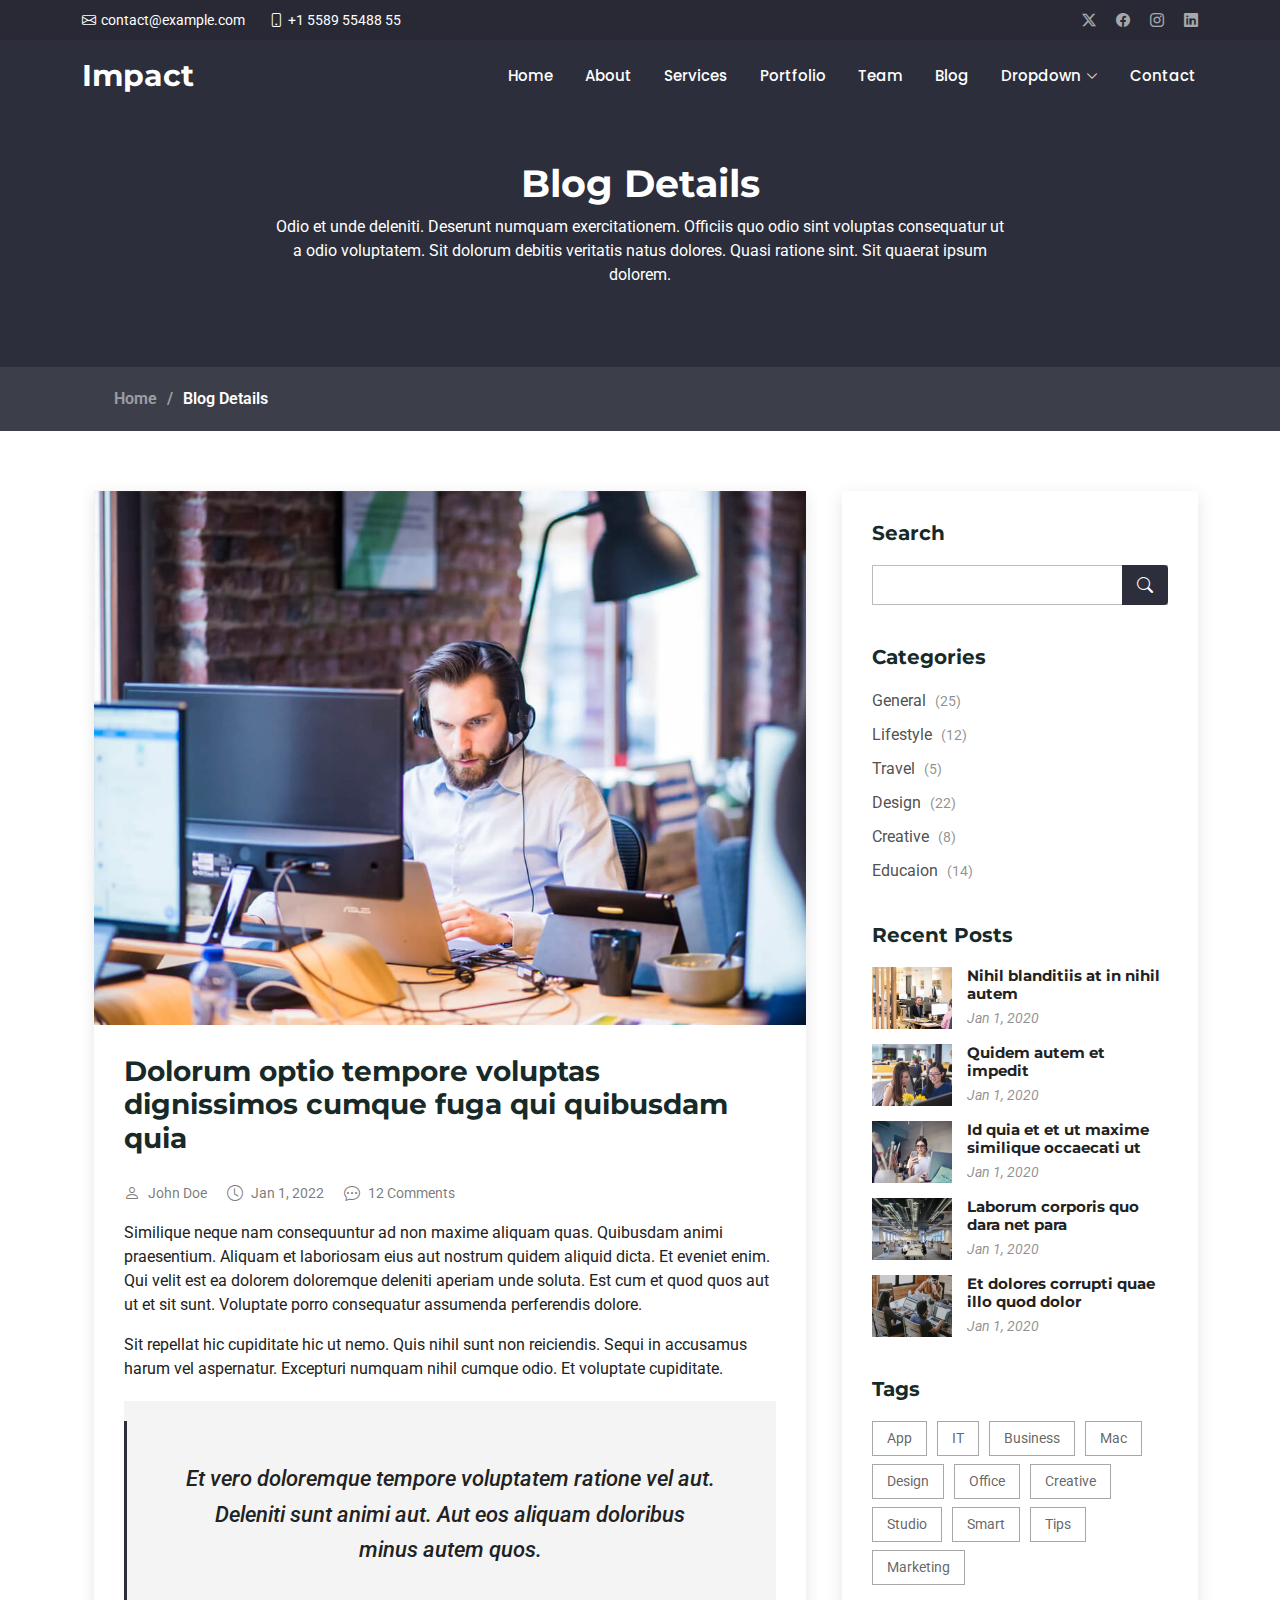
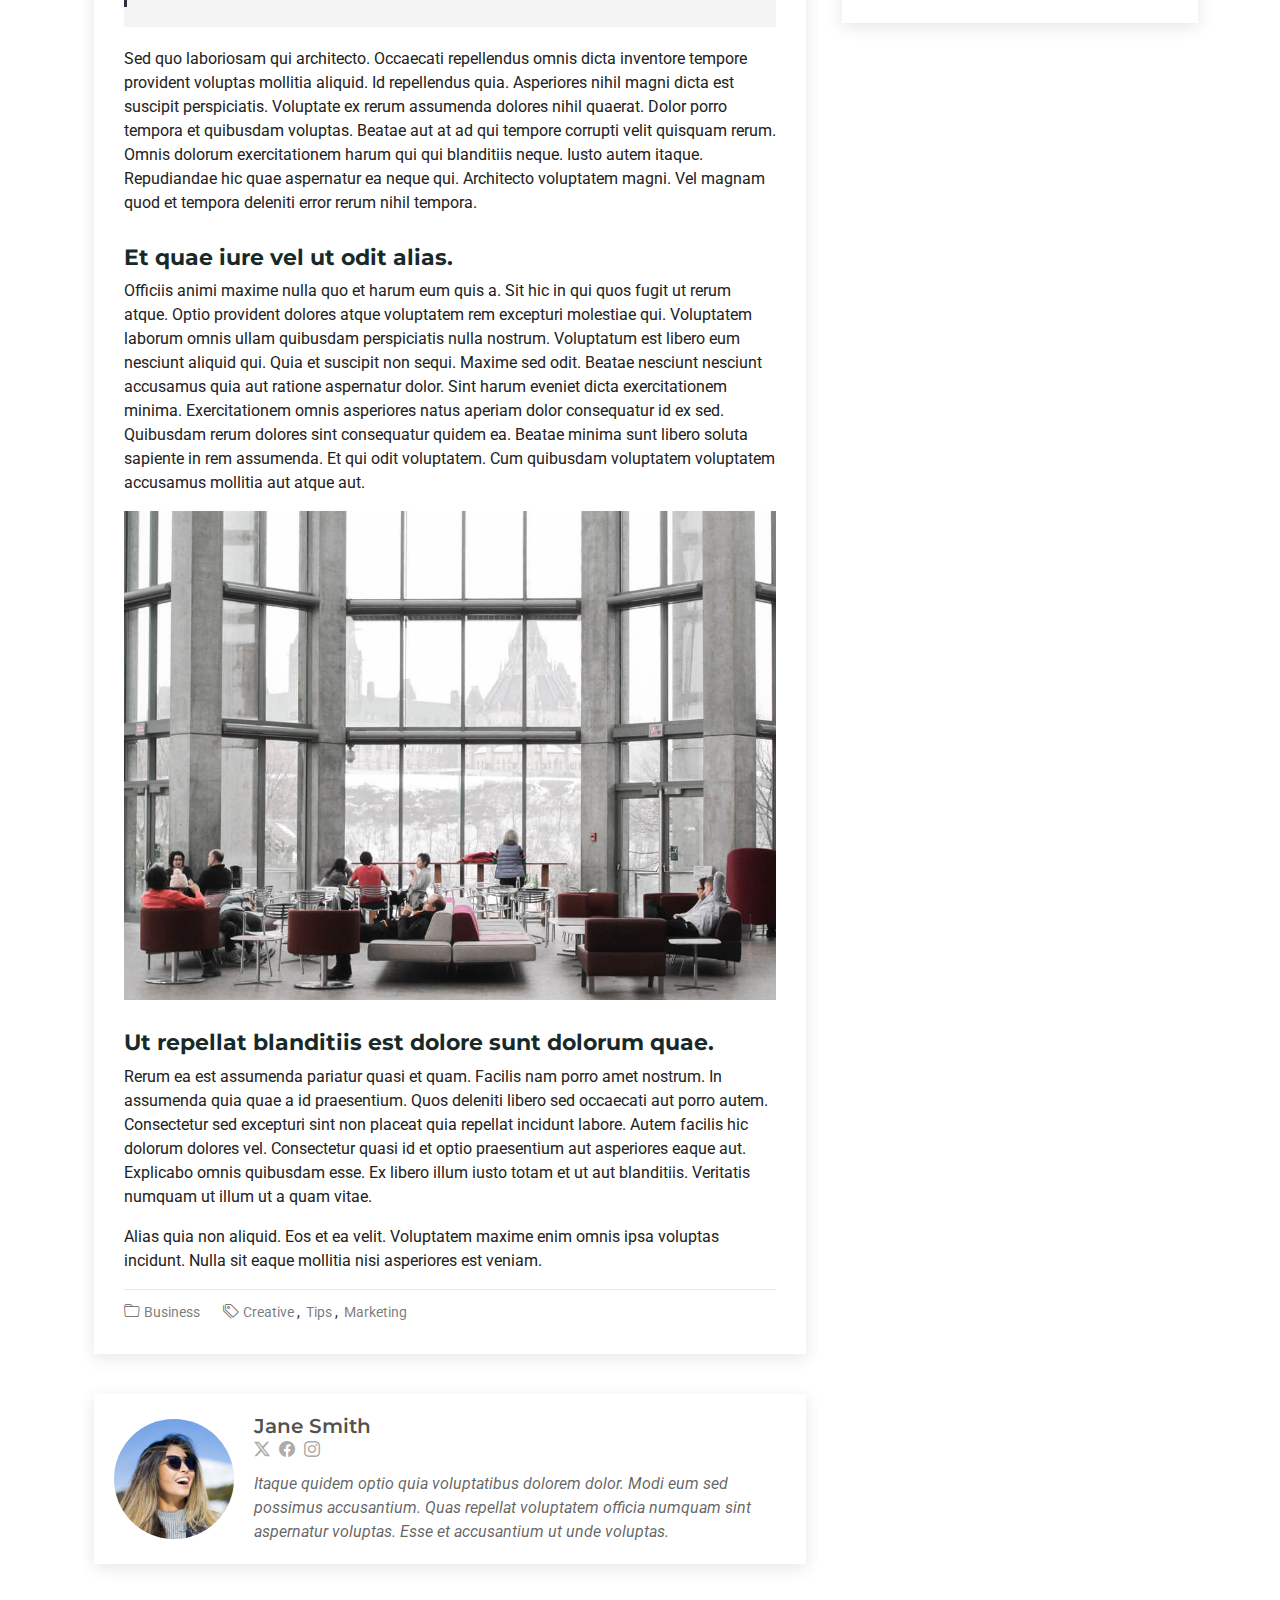
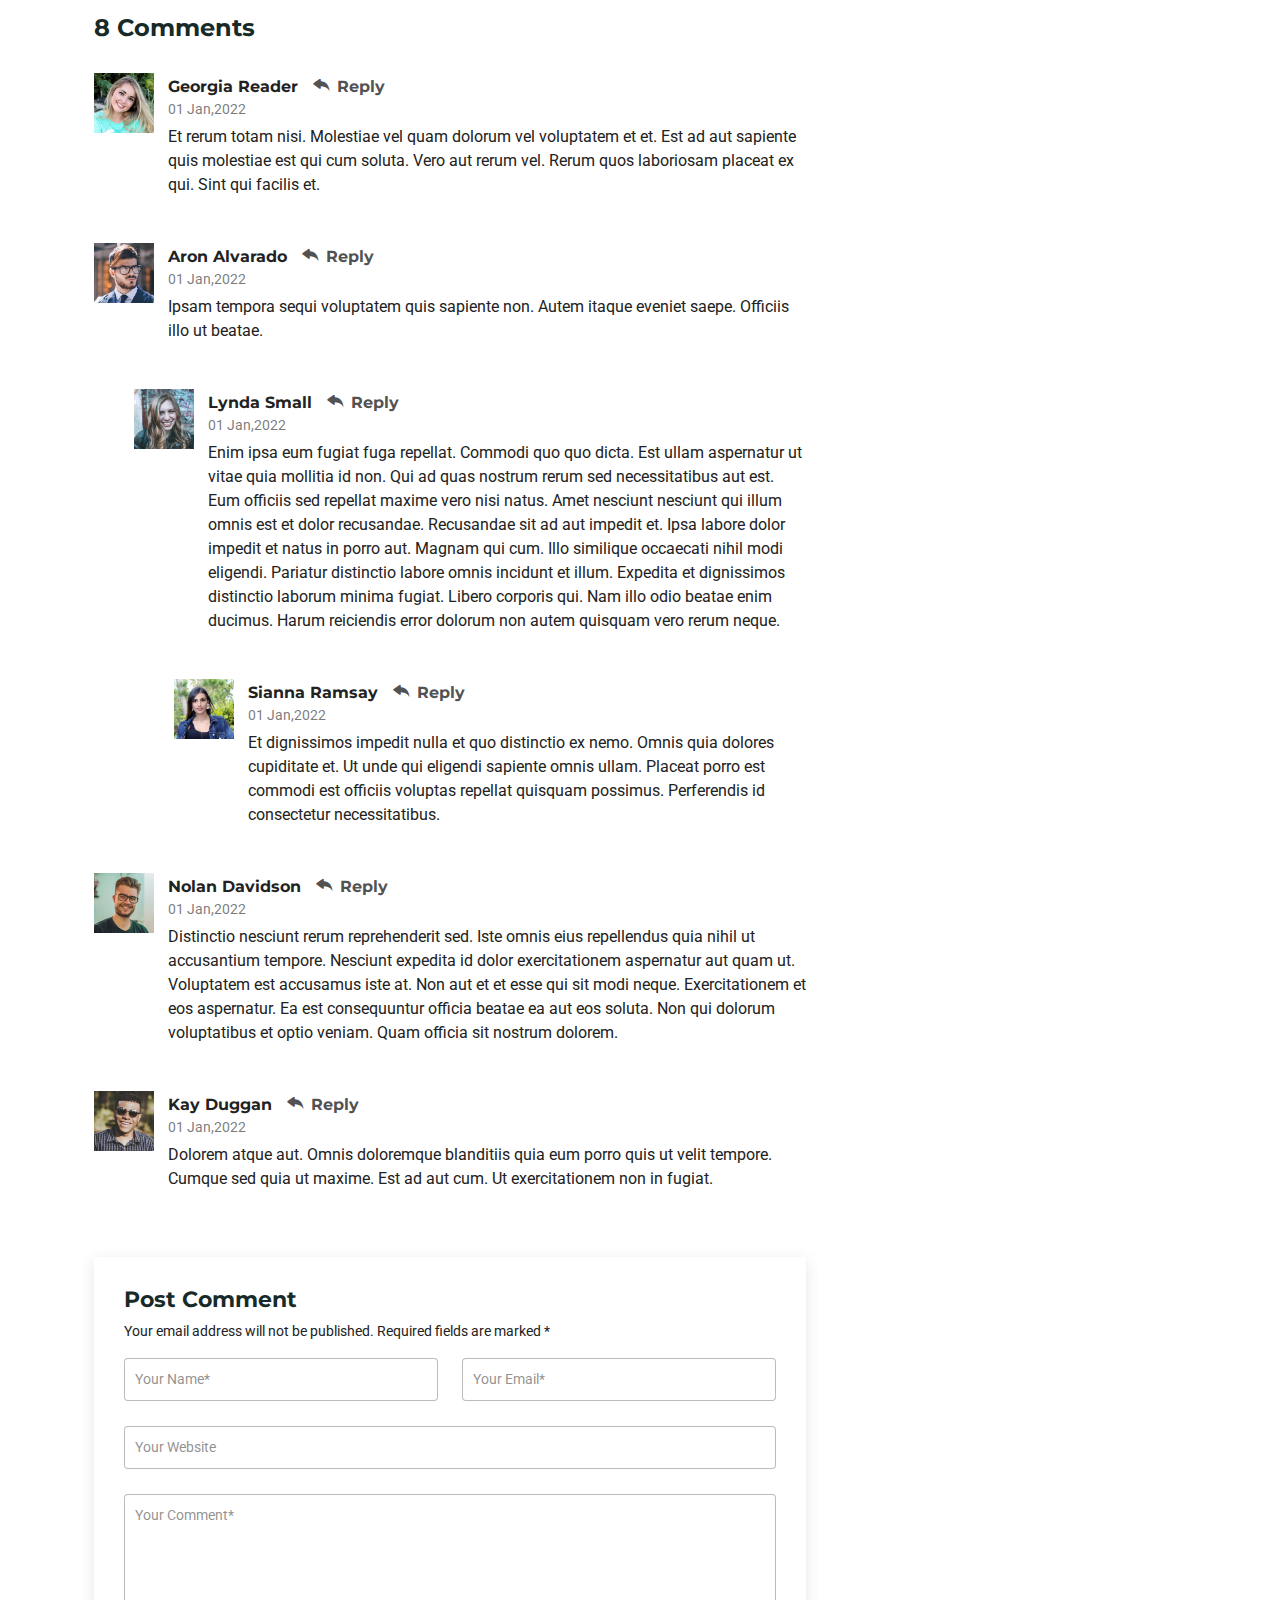
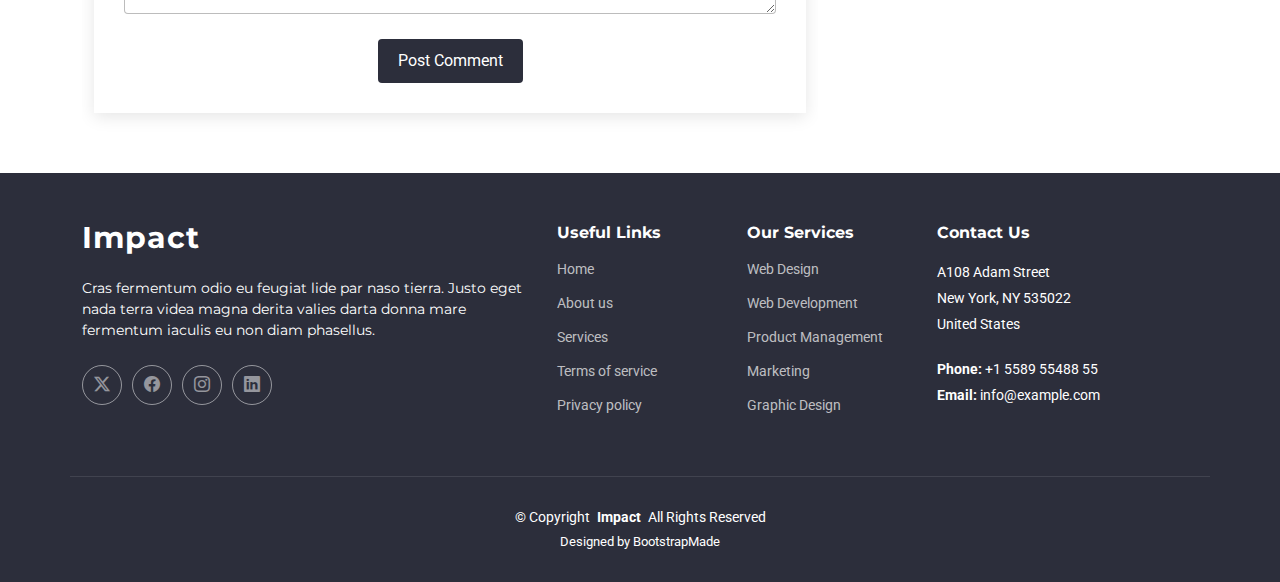
<file: blog-details.html>
<!DOCTYPE html>
<html lang="en">

<head>
  <meta charset="utf-8">
  <meta content="width=device-width, initial-scale=1.0" name="viewport">
  <title>Blog Details - Impact Bootstrap Template</title>
  <meta content="" name="description">
  <meta content="" name="keywords">

  <!-- Favicons -->
  <link href="assets/img/favicon.png" rel="icon">
  <link href="assets/img/apple-touch-icon.png" rel="apple-touch-icon">

  <!-- Fonts -->
  <link href="https://fonts.googleapis.com" rel="preconnect">
  <link href="https://fonts.gstatic.com" rel="preconnect" crossorigin>
  <link href="https://fonts.googleapis.com/css2?family=Roboto:ital,wght@0,100;0,300;0,400;0,500;0,700;0,900;1,100;1,300;1,400;1,500;1,700;1,900&family=Montserrat:ital,wght@0,100;0,200;0,300;0,400;0,500;0,600;0,700;0,800;0,900;1,100;1,200;1,300;1,400;1,500;1,600;1,700;1,800;1,900&family=Poppins:ital,wght@0,100;0,200;0,300;0,400;0,500;0,600;0,700;0,800;0,900;1,100;1,200;1,300;1,400;1,500;1,600;1,700;1,800;1,900&display=swap" rel="stylesheet">

  <!-- Vendor CSS Files -->
  <link href="assets/vendor/bootstrap/css/bootstrap.min.css" rel="stylesheet">
  <link href="assets/vendor/bootstrap-icons/bootstrap-icons.css" rel="stylesheet">
  <link href="assets/vendor/aos/aos.css" rel="stylesheet">
  <link href="assets/vendor/glightbox/css/glightbox.min.css" rel="stylesheet">
  <link href="assets/vendor/swiper/swiper-bundle.min.css" rel="stylesheet">

  <!-- Main CSS File -->
  <link href="assets/css/main.css" rel="stylesheet">

  <!-- =======================================================
  * Template Name: Impact
  * Template URL: https://bootstrapmade.com/impact-bootstrap-business-website-template/
  * Updated: Jun 29 2024 with Bootstrap v5.3.3
  * Author: BootstrapMade.com
  * License: https://bootstrapmade.com/license/
  ======================================================== -->
</head>

<body class="blog-details-page">

  <header id="header" class="header fixed-top">

    <div class="topbar d-flex align-items-center">
      <div class="container d-flex justify-content-center justify-content-md-between">
        <div class="contact-info d-flex align-items-center">
          <i class="bi bi-envelope d-flex align-items-center"><a href="mailto:contact@example.com">contact@example.com</a></i>
          <i class="bi bi-phone d-flex align-items-center ms-4"><span>+1 5589 55488 55</span></i>
        </div>
        <div class="social-links d-none d-md-flex align-items-center">
          <a href="#" class="twitter"><i class="bi bi-twitter-x"></i></a>
          <a href="#" class="facebook"><i class="bi bi-facebook"></i></a>
          <a href="#" class="instagram"><i class="bi bi-instagram"></i></a>
          <a href="#" class="linkedin"><i class="bi bi-linkedin"></i></a>
        </div>
      </div>
    </div><!-- End Top Bar -->

    <div class="branding d-flex align-items-cente">

      <div class="container position-relative d-flex align-items-center justify-content-between">
        <a href="index.html" class="logo d-flex align-items-center">
          <!-- Uncomment the line below if you also wish to use an image logo -->
          <!-- <img src="assets/img/logo.png" alt=""> -->
          <h1 class="sitename">Impact</h1>
          <span>.</span>
        </a>

        <nav id="navmenu" class="navmenu">
          <ul>
            <li><a href="#hero">Home<br></a></li>
            <li><a href="#about">About</a></li>
            <li><a href="#services">Services</a></li>
            <li><a href="#portfolio">Portfolio</a></li>
            <li><a href="#team">Team</a></li>
            <li><a href="blog.html">Blog</a></li>
            <li class="dropdown"><a href="#"><span>Dropdown</span> <i class="bi bi-chevron-down toggle-dropdown"></i></a>
              <ul>
                <li><a href="#">Dropdown 1</a></li>
                <li class="dropdown"><a href="#"><span>Deep Dropdown</span> <i class="bi bi-chevron-down toggle-dropdown"></i></a>
                  <ul>
                    <li><a href="#">Deep Dropdown 1</a></li>
                    <li><a href="#">Deep Dropdown 2</a></li>
                    <li><a href="#">Deep Dropdown 3</a></li>
                    <li><a href="#">Deep Dropdown 4</a></li>
                    <li><a href="#">Deep Dropdown 5</a></li>
                  </ul>
                </li>
                <li><a href="#">Dropdown 2</a></li>
                <li><a href="#">Dropdown 3</a></li>
                <li><a href="#">Dropdown 4</a></li>
              </ul>
            </li>
            <li><a href="#contact">Contact</a></li>
          </ul>
          <i class="mobile-nav-toggle d-xl-none bi bi-list"></i>
        </nav>

      </div>

    </div>

  </header>

  <main class="main">

    <!-- Page Title -->
    <div class="page-title">
      <div class="heading">
        <div class="container">
          <div class="row d-flex justify-content-center text-center">
            <div class="col-lg-8">
              <h1>Blog Details</h1>
              <p class="mb-0">Odio et unde deleniti. Deserunt numquam exercitationem. Officiis quo odio sint voluptas consequatur ut a odio voluptatem. Sit dolorum debitis veritatis natus dolores. Quasi ratione sint. Sit quaerat ipsum dolorem.</p>
            </div>
          </div>
        </div>
      </div>
      <nav class="breadcrumbs">
        <div class="container">
          <ol>
            <li><a href="index.html">Home</a></li>
            <li class="current">Blog Details</li>
          </ol>
        </div>
      </nav>
    </div><!-- End Page Title -->

    <div class="container">
      <div class="row">

        <div class="col-lg-8">

          <!-- Blog Details Section -->
          <section id="blog-details" class="blog-details section">
            <div class="container">

              <article class="article">

                <div class="post-img">
                  <img src="assets/img/blog/blog-1.jpg" alt="" class="img-fluid">
                </div>

                <h2 class="title">Dolorum optio tempore voluptas dignissimos cumque fuga qui quibusdam quia</h2>

                <div class="meta-top">
                  <ul>
                    <li class="d-flex align-items-center"><i class="bi bi-person"></i> <a href="blog-details.html">John Doe</a></li>
                    <li class="d-flex align-items-center"><i class="bi bi-clock"></i> <a href="blog-details.html"><time datetime="2020-01-01">Jan 1, 2022</time></a></li>
                    <li class="d-flex align-items-center"><i class="bi bi-chat-dots"></i> <a href="blog-details.html">12 Comments</a></li>
                  </ul>
                </div><!-- End meta top -->

                <div class="content">
                  <p>
                    Similique neque nam consequuntur ad non maxime aliquam quas. Quibusdam animi praesentium. Aliquam et laboriosam eius aut nostrum quidem aliquid dicta.
                    Et eveniet enim. Qui velit est ea dolorem doloremque deleniti aperiam unde soluta. Est cum et quod quos aut ut et sit sunt. Voluptate porro consequatur assumenda perferendis dolore.
                  </p>

                  <p>
                    Sit repellat hic cupiditate hic ut nemo. Quis nihil sunt non reiciendis. Sequi in accusamus harum vel aspernatur. Excepturi numquam nihil cumque odio. Et voluptate cupiditate.
                  </p>

                  <blockquote>
                    <p>
                      Et vero doloremque tempore voluptatem ratione vel aut. Deleniti sunt animi aut. Aut eos aliquam doloribus minus autem quos.
                    </p>
                  </blockquote>

                  <p>
                    Sed quo laboriosam qui architecto. Occaecati repellendus omnis dicta inventore tempore provident voluptas mollitia aliquid. Id repellendus quia. Asperiores nihil magni dicta est suscipit perspiciatis. Voluptate ex rerum assumenda dolores nihil quaerat.
                    Dolor porro tempora et quibusdam voluptas. Beatae aut at ad qui tempore corrupti velit quisquam rerum. Omnis dolorum exercitationem harum qui qui blanditiis neque.
                    Iusto autem itaque. Repudiandae hic quae aspernatur ea neque qui. Architecto voluptatem magni. Vel magnam quod et tempora deleniti error rerum nihil tempora.
                  </p>

                  <h3>Et quae iure vel ut odit alias.</h3>
                  <p>
                    Officiis animi maxime nulla quo et harum eum quis a. Sit hic in qui quos fugit ut rerum atque. Optio provident dolores atque voluptatem rem excepturi molestiae qui. Voluptatem laborum omnis ullam quibusdam perspiciatis nulla nostrum. Voluptatum est libero eum nesciunt aliquid qui.
                    Quia et suscipit non sequi. Maxime sed odit. Beatae nesciunt nesciunt accusamus quia aut ratione aspernatur dolor. Sint harum eveniet dicta exercitationem minima. Exercitationem omnis asperiores natus aperiam dolor consequatur id ex sed. Quibusdam rerum dolores sint consequatur quidem ea.
                    Beatae minima sunt libero soluta sapiente in rem assumenda. Et qui odit voluptatem. Cum quibusdam voluptatem voluptatem accusamus mollitia aut atque aut.
                  </p>
                  <img src="assets/img/blog/blog-inside-post.jpg" class="img-fluid" alt="">

                  <h3>Ut repellat blanditiis est dolore sunt dolorum quae.</h3>
                  <p>
                    Rerum ea est assumenda pariatur quasi et quam. Facilis nam porro amet nostrum. In assumenda quia quae a id praesentium. Quos deleniti libero sed occaecati aut porro autem. Consectetur sed excepturi sint non placeat quia repellat incidunt labore. Autem facilis hic dolorum dolores vel.
                    Consectetur quasi id et optio praesentium aut asperiores eaque aut. Explicabo omnis quibusdam esse. Ex libero illum iusto totam et ut aut blanditiis. Veritatis numquam ut illum ut a quam vitae.
                  </p>
                  <p>
                    Alias quia non aliquid. Eos et ea velit. Voluptatem maxime enim omnis ipsa voluptas incidunt. Nulla sit eaque mollitia nisi asperiores est veniam.
                  </p>

                </div><!-- End post content -->

                <div class="meta-bottom">
                  <i class="bi bi-folder"></i>
                  <ul class="cats">
                    <li><a href="#">Business</a></li>
                  </ul>

                  <i class="bi bi-tags"></i>
                  <ul class="tags">
                    <li><a href="#">Creative</a></li>
                    <li><a href="#">Tips</a></li>
                    <li><a href="#">Marketing</a></li>
                  </ul>
                </div><!-- End meta bottom -->

              </article>

            </div>
          </section><!-- /Blog Details Section -->

          <!-- Blog Author Section -->
          <section id="blog-author" class="blog-author section">

            <div class="container">
              <div class="author-container d-flex align-items-center">
                <img src="assets/img/blog/blog-author.jpg" class="rounded-circle flex-shrink-0" alt="">
                <div>
                  <h4>Jane Smith</h4>
                  <div class="social-links">
                    <a href="https://x.com/#"><i class="bi bi-twitter-x"></i></a>
                    <a href="https://facebook.com/#"><i class="bi bi-facebook"></i></a>
                    <a href="https://instagram.com/#"><i class="biu bi-instagram"></i></a>
                  </div>
                  <p>
                    Itaque quidem optio quia voluptatibus dolorem dolor. Modi eum sed possimus accusantium. Quas repellat voluptatem officia numquam sint aspernatur voluptas. Esse et accusantium ut unde voluptas.
                  </p>
                </div>
              </div>
            </div>

          </section><!-- /Blog Author Section -->

          <!-- Blog Comments Section -->
          <section id="blog-comments" class="blog-comments section">

            <div class="container">

              <h4 class="comments-count">8 Comments</h4>

              <div id="comment-1" class="comment">
                <div class="d-flex">
                  <div class="comment-img"><img src="assets/img/blog/comments-1.jpg" alt=""></div>
                  <div>
                    <h5><a href="">Georgia Reader</a> <a href="#" class="reply"><i class="bi bi-reply-fill"></i> Reply</a></h5>
                    <time datetime="2020-01-01">01 Jan,2022</time>
                    <p>
                      Et rerum totam nisi. Molestiae vel quam dolorum vel voluptatem et et. Est ad aut sapiente quis molestiae est qui cum soluta.
                      Vero aut rerum vel. Rerum quos laboriosam placeat ex qui. Sint qui facilis et.
                    </p>
                  </div>
                </div>
              </div><!-- End comment #1 -->

              <div id="comment-2" class="comment">
                <div class="d-flex">
                  <div class="comment-img"><img src="assets/img/blog/comments-2.jpg" alt=""></div>
                  <div>
                    <h5><a href="">Aron Alvarado</a> <a href="#" class="reply"><i class="bi bi-reply-fill"></i> Reply</a></h5>
                    <time datetime="2020-01-01">01 Jan,2022</time>
                    <p>
                      Ipsam tempora sequi voluptatem quis sapiente non. Autem itaque eveniet saepe. Officiis illo ut beatae.
                    </p>
                  </div>
                </div>

                <div id="comment-reply-1" class="comment comment-reply">
                  <div class="d-flex">
                    <div class="comment-img"><img src="assets/img/blog/comments-3.jpg" alt=""></div>
                    <div>
                      <h5><a href="">Lynda Small</a> <a href="#" class="reply"><i class="bi bi-reply-fill"></i> Reply</a></h5>
                      <time datetime="2020-01-01">01 Jan,2022</time>
                      <p>
                        Enim ipsa eum fugiat fuga repellat. Commodi quo quo dicta. Est ullam aspernatur ut vitae quia mollitia id non. Qui ad quas nostrum rerum sed necessitatibus aut est. Eum officiis sed repellat maxime vero nisi natus. Amet nesciunt nesciunt qui illum omnis est et dolor recusandae.

                        Recusandae sit ad aut impedit et. Ipsa labore dolor impedit et natus in porro aut. Magnam qui cum. Illo similique occaecati nihil modi eligendi. Pariatur distinctio labore omnis incidunt et illum. Expedita et dignissimos distinctio laborum minima fugiat.

                        Libero corporis qui. Nam illo odio beatae enim ducimus. Harum reiciendis error dolorum non autem quisquam vero rerum neque.
                      </p>
                    </div>
                  </div>

                  <div id="comment-reply-2" class="comment comment-reply">
                    <div class="d-flex">
                      <div class="comment-img"><img src="assets/img/blog/comments-4.jpg" alt=""></div>
                      <div>
                        <h5><a href="">Sianna Ramsay</a> <a href="#" class="reply"><i class="bi bi-reply-fill"></i> Reply</a></h5>
                        <time datetime="2020-01-01">01 Jan,2022</time>
                        <p>
                          Et dignissimos impedit nulla et quo distinctio ex nemo. Omnis quia dolores cupiditate et. Ut unde qui eligendi sapiente omnis ullam. Placeat porro est commodi est officiis voluptas repellat quisquam possimus. Perferendis id consectetur necessitatibus.
                        </p>
                      </div>
                    </div>

                  </div><!-- End comment reply #2-->

                </div><!-- End comment reply #1-->

              </div><!-- End comment #2-->

              <div id="comment-3" class="comment">
                <div class="d-flex">
                  <div class="comment-img"><img src="assets/img/blog/comments-5.jpg" alt=""></div>
                  <div>
                    <h5><a href="">Nolan Davidson</a> <a href="#" class="reply"><i class="bi bi-reply-fill"></i> Reply</a></h5>
                    <time datetime="2020-01-01">01 Jan,2022</time>
                    <p>
                      Distinctio nesciunt rerum reprehenderit sed. Iste omnis eius repellendus quia nihil ut accusantium tempore. Nesciunt expedita id dolor exercitationem aspernatur aut quam ut. Voluptatem est accusamus iste at.
                      Non aut et et esse qui sit modi neque. Exercitationem et eos aspernatur. Ea est consequuntur officia beatae ea aut eos soluta. Non qui dolorum voluptatibus et optio veniam. Quam officia sit nostrum dolorem.
                    </p>
                  </div>
                </div>

              </div><!-- End comment #3 -->

              <div id="comment-4" class="comment">
                <div class="d-flex">
                  <div class="comment-img"><img src="assets/img/blog/comments-6.jpg" alt=""></div>
                  <div>
                    <h5><a href="">Kay Duggan</a> <a href="#" class="reply"><i class="bi bi-reply-fill"></i> Reply</a></h5>
                    <time datetime="2020-01-01">01 Jan,2022</time>
                    <p>
                      Dolorem atque aut. Omnis doloremque blanditiis quia eum porro quis ut velit tempore. Cumque sed quia ut maxime. Est ad aut cum. Ut exercitationem non in fugiat.
                    </p>
                  </div>
                </div>

              </div><!-- End comment #4 -->

            </div>

          </section><!-- /Blog Comments Section -->

          <!-- Comment Form Section -->
          <section id="comment-form" class="comment-form section">
            <div class="container">

              <form action="">

                <h4>Post Comment</h4>
                <p>Your email address will not be published. Required fields are marked * </p>
                <div class="row">
                  <div class="col-md-6 form-group">
                    <input name="name" type="text" class="form-control" placeholder="Your Name*">
                  </div>
                  <div class="col-md-6 form-group">
                    <input name="email" type="text" class="form-control" placeholder="Your Email*">
                  </div>
                </div>
                <div class="row">
                  <div class="col form-group">
                    <input name="website" type="text" class="form-control" placeholder="Your Website">
                  </div>
                </div>
                <div class="row">
                  <div class="col form-group">
                    <textarea name="comment" class="form-control" placeholder="Your Comment*"></textarea>
                  </div>
                </div>

                <div class="text-center">
                  <button type="submit" class="btn btn-primary">Post Comment</button>
                </div>

              </form>

            </div>
          </section><!-- /Comment Form Section -->

        </div>

        <div class="col-lg-4 sidebar">

          <div class="widgets-container">

            <!-- Search Widget -->
            <div class="search-widget widget-item">

              <h3 class="widget-title">Search</h3>
              <form action="">
                <input type="text">
                <button type="submit" title="Search"><i class="bi bi-search"></i></button>
              </form>

            </div><!--/Search Widget -->

            <!-- Categories Widget -->
            <div class="categories-widget widget-item">

              <h3 class="widget-title">Categories</h3>
              <ul class="mt-3">
                <li><a href="#">General <span>(25)</span></a></li>
                <li><a href="#">Lifestyle <span>(12)</span></a></li>
                <li><a href="#">Travel <span>(5)</span></a></li>
                <li><a href="#">Design <span>(22)</span></a></li>
                <li><a href="#">Creative <span>(8)</span></a></li>
                <li><a href="#">Educaion <span>(14)</span></a></li>
              </ul>

            </div><!--/Categories Widget -->

            <!-- Recent Posts Widget -->
            <div class="recent-posts-widget widget-item">

              <h3 class="widget-title">Recent Posts</h3>

              <div class="post-item">
                <img src="assets/img/blog/blog-recent-1.jpg" alt="" class="flex-shrink-0">
                <div>
                  <h4><a href="blog-details.html">Nihil blanditiis at in nihil autem</a></h4>
                  <time datetime="2020-01-01">Jan 1, 2020</time>
                </div>
              </div><!-- End recent post item-->

              <div class="post-item">
                <img src="assets/img/blog/blog-recent-2.jpg" alt="" class="flex-shrink-0">
                <div>
                  <h4><a href="blog-details.html">Quidem autem et impedit</a></h4>
                  <time datetime="2020-01-01">Jan 1, 2020</time>
                </div>
              </div><!-- End recent post item-->

              <div class="post-item">
                <img src="assets/img/blog/blog-recent-3.jpg" alt="" class="flex-shrink-0">
                <div>
                  <h4><a href="blog-details.html">Id quia et et ut maxime similique occaecati ut</a></h4>
                  <time datetime="2020-01-01">Jan 1, 2020</time>
                </div>
              </div><!-- End recent post item-->

              <div class="post-item">
                <img src="assets/img/blog/blog-recent-4.jpg" alt="" class="flex-shrink-0">
                <div>
                  <h4><a href="blog-details.html">Laborum corporis quo dara net para</a></h4>
                  <time datetime="2020-01-01">Jan 1, 2020</time>
                </div>
              </div><!-- End recent post item-->

              <div class="post-item">
                <img src="assets/img/blog/blog-recent-5.jpg" alt="" class="flex-shrink-0">
                <div>
                  <h4><a href="blog-details.html">Et dolores corrupti quae illo quod dolor</a></h4>
                  <time datetime="2020-01-01">Jan 1, 2020</time>
                </div>
              </div><!-- End recent post item-->

            </div><!--/Recent Posts Widget -->

            <!-- Tags Widget -->
            <div class="tags-widget widget-item">

              <h3 class="widget-title">Tags</h3>
              <ul>
                <li><a href="#">App</a></li>
                <li><a href="#">IT</a></li>
                <li><a href="#">Business</a></li>
                <li><a href="#">Mac</a></li>
                <li><a href="#">Design</a></li>
                <li><a href="#">Office</a></li>
                <li><a href="#">Creative</a></li>
                <li><a href="#">Studio</a></li>
                <li><a href="#">Smart</a></li>
                <li><a href="#">Tips</a></li>
                <li><a href="#">Marketing</a></li>
              </ul>

            </div><!--/Tags Widget -->

          </div>

        </div>

      </div>
    </div>

  </main>

  <footer id="footer" class="footer accent-background">

    <div class="container footer-top">
      <div class="row gy-4">
        <div class="col-lg-5 col-md-12 footer-about">
          <a href="index.html" class="logo d-flex align-items-center">
            <span class="sitename">Impact</span>
          </a>
          <p>Cras fermentum odio eu feugiat lide par naso tierra. Justo eget nada terra videa magna derita valies darta donna mare fermentum iaculis eu non diam phasellus.</p>
          <div class="social-links d-flex mt-4">
            <a href=""><i class="bi bi-twitter-x"></i></a>
            <a href=""><i class="bi bi-facebook"></i></a>
            <a href=""><i class="bi bi-instagram"></i></a>
            <a href=""><i class="bi bi-linkedin"></i></a>
          </div>
        </div>

        <div class="col-lg-2 col-6 footer-links">
          <h4>Useful Links</h4>
          <ul>
            <li><a href="#">Home</a></li>
            <li><a href="#">About us</a></li>
            <li><a href="#">Services</a></li>
            <li><a href="#">Terms of service</a></li>
            <li><a href="#">Privacy policy</a></li>
          </ul>
        </div>

        <div class="col-lg-2 col-6 footer-links">
          <h4>Our Services</h4>
          <ul>
            <li><a href="#">Web Design</a></li>
            <li><a href="#">Web Development</a></li>
            <li><a href="#">Product Management</a></li>
            <li><a href="#">Marketing</a></li>
            <li><a href="#">Graphic Design</a></li>
          </ul>
        </div>

        <div class="col-lg-3 col-md-12 footer-contact text-center text-md-start">
          <h4>Contact Us</h4>
          <p>A108 Adam Street</p>
          <p>New York, NY 535022</p>
          <p>United States</p>
          <p class="mt-4"><strong>Phone:</strong> <span>+1 5589 55488 55</span></p>
          <p><strong>Email:</strong> <span>info@example.com</span></p>
        </div>

      </div>
    </div>

    <div class="container copyright text-center mt-4">
      <p>© <span>Copyright</span> <strong class="px-1 sitename">Impact</strong> <span>All Rights Reserved</span></p>
      <div class="credits">
        <!-- All the links in the footer should remain intact. -->
        <!-- You can delete the links only if you've purchased the pro version. -->
        <!-- Licensing information: https://bootstrapmade.com/license/ -->
        <!-- Purchase the pro version with working PHP/AJAX contact form: [buy-url] -->
        Designed by <a href="https://bootstrapmade.com/">BootstrapMade</a>
      </div>
    </div>

  </footer>

  <!-- Scroll Top -->
  <a href="#" id="scroll-top" class="scroll-top d-flex align-items-center justify-content-center"><i class="bi bi-arrow-up-short"></i></a>

  <!-- Preloader -->
  <div id="preloader"></div>

  <!-- Vendor JS Files -->
  <script src="assets/vendor/bootstrap/js/bootstrap.bundle.min.js"></script>
  <script src="assets/vendor/php-email-form/validate.js"></script>
  <script src="assets/vendor/aos/aos.js"></script>
  <script src="assets/vendor/glightbox/js/glightbox.min.js"></script>
  <script src="assets/vendor/swiper/swiper-bundle.min.js"></script>
  <script src="assets/vendor/purecounter/purecounter_vanilla.js"></script>
  <script src="assets/vendor/imagesloaded/imagesloaded.pkgd.min.js"></script>
  <script src="assets/vendor/isotope-layout/isotope.pkgd.min.js"></script>

  <!-- Main JS File -->
  <script src="assets/js/main.js"></script>

</body>

</html>
</file>
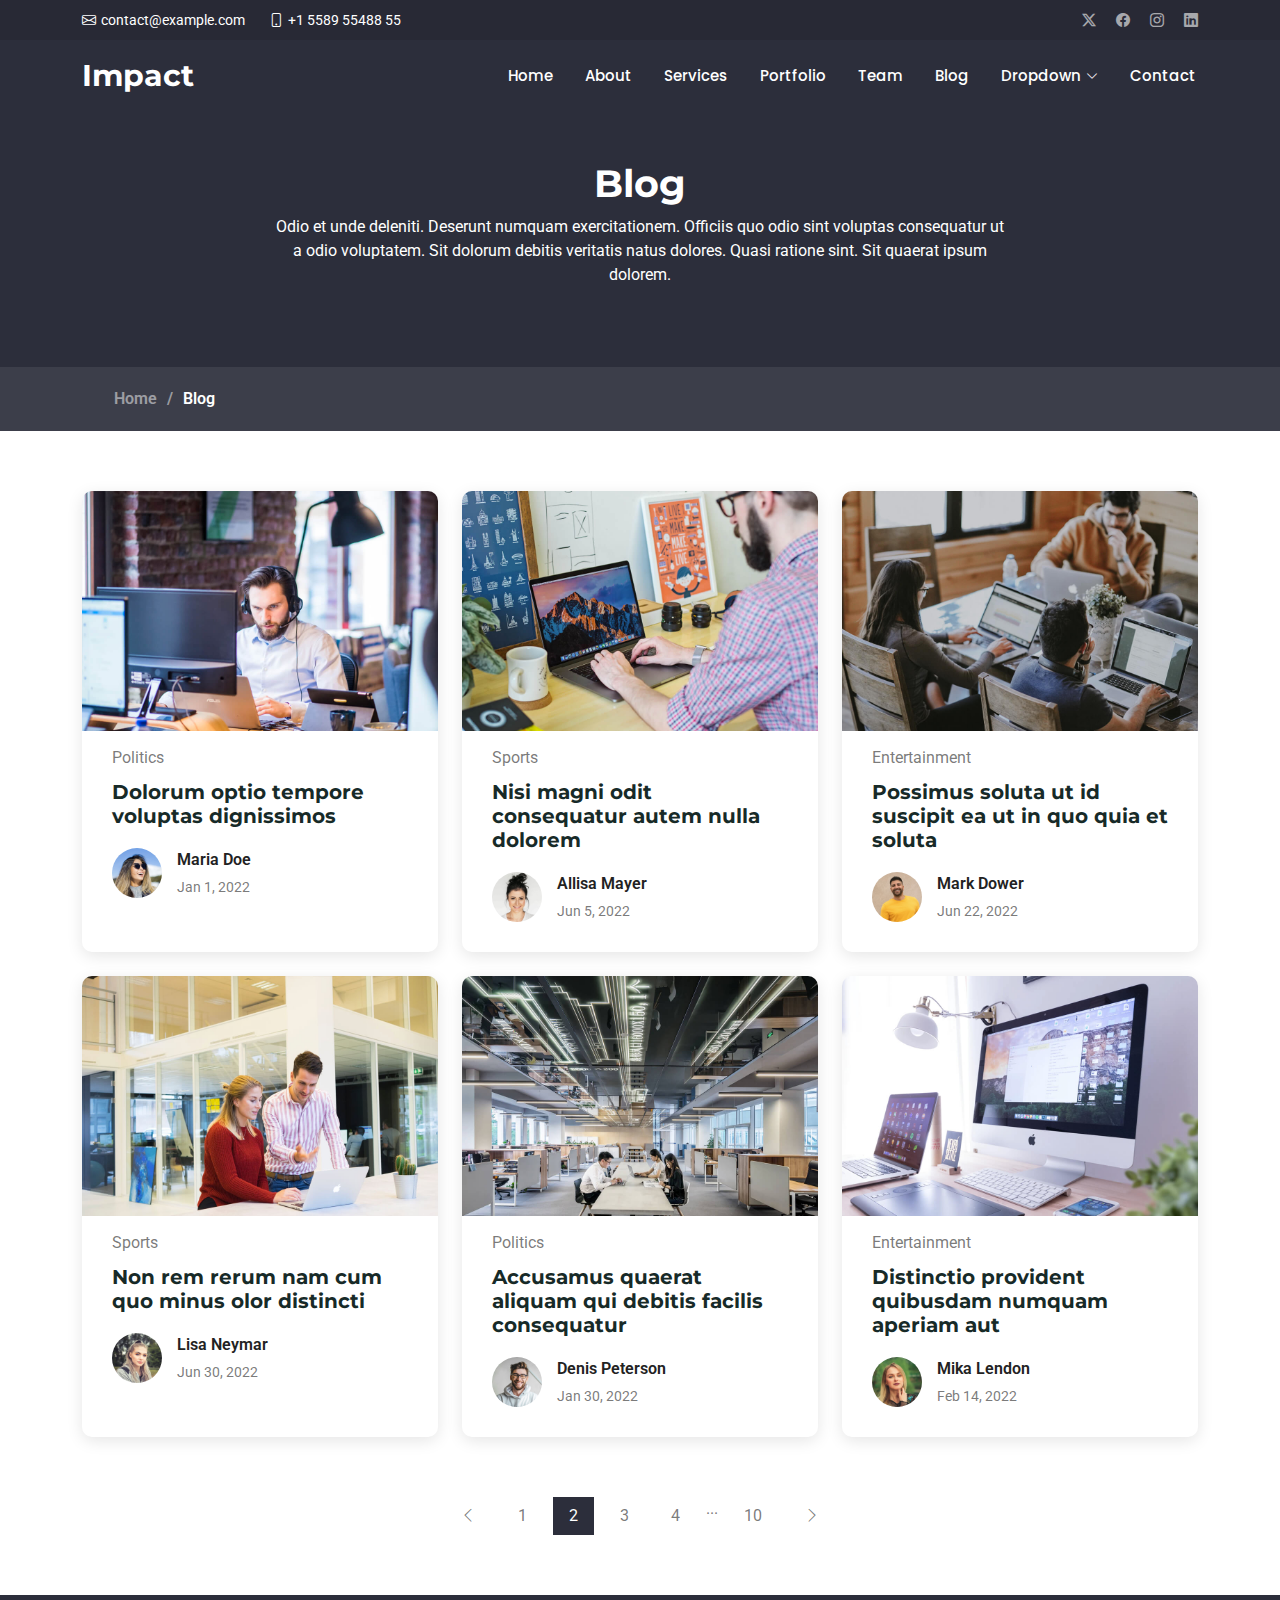
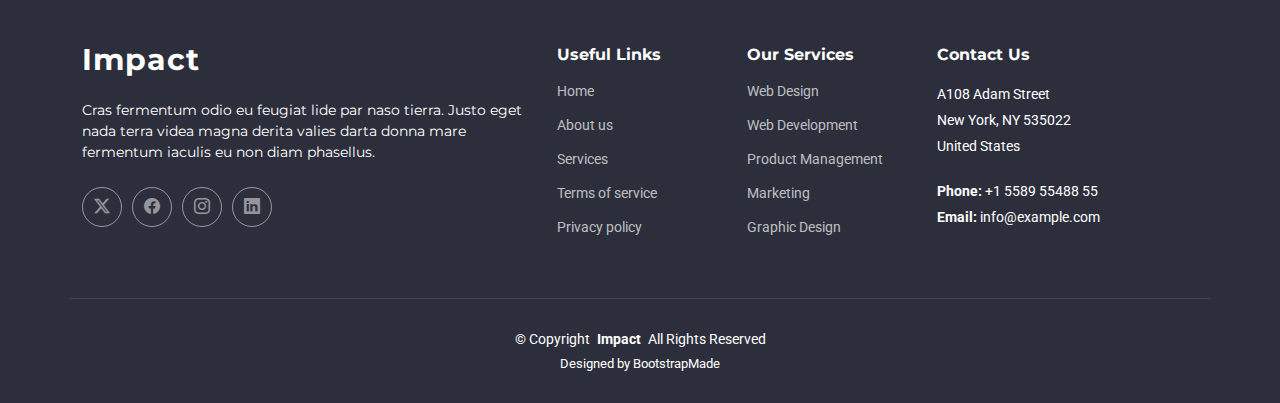
<file: blog.html>
<!DOCTYPE html>
<html lang="en">

<head>
  <meta charset="utf-8">
  <meta content="width=device-width, initial-scale=1.0" name="viewport">
  <title>Blog - Impact Bootstrap Template</title>
  <meta content="" name="description">
  <meta content="" name="keywords">

  <!-- Favicons -->
  <link href="assets/img/favicon.png" rel="icon">
  <link href="assets/img/apple-touch-icon.png" rel="apple-touch-icon">

  <!-- Fonts -->
  <link href="https://fonts.googleapis.com" rel="preconnect">
  <link href="https://fonts.gstatic.com" rel="preconnect" crossorigin>
  <link href="https://fonts.googleapis.com/css2?family=Roboto:ital,wght@0,100;0,300;0,400;0,500;0,700;0,900;1,100;1,300;1,400;1,500;1,700;1,900&family=Montserrat:ital,wght@0,100;0,200;0,300;0,400;0,500;0,600;0,700;0,800;0,900;1,100;1,200;1,300;1,400;1,500;1,600;1,700;1,800;1,900&family=Poppins:ital,wght@0,100;0,200;0,300;0,400;0,500;0,600;0,700;0,800;0,900;1,100;1,200;1,300;1,400;1,500;1,600;1,700;1,800;1,900&display=swap" rel="stylesheet">

  <!-- Vendor CSS Files -->
  <link href="assets/vendor/bootstrap/css/bootstrap.min.css" rel="stylesheet">
  <link href="assets/vendor/bootstrap-icons/bootstrap-icons.css" rel="stylesheet">
  <link href="assets/vendor/aos/aos.css" rel="stylesheet">
  <link href="assets/vendor/glightbox/css/glightbox.min.css" rel="stylesheet">
  <link href="assets/vendor/swiper/swiper-bundle.min.css" rel="stylesheet">

  <!-- Main CSS File -->
  <link href="assets/css/main.css" rel="stylesheet">

  <!-- =======================================================
  * Template Name: Impact
  * Template URL: https://bootstrapmade.com/impact-bootstrap-business-website-template/
  * Updated: Jun 29 2024 with Bootstrap v5.3.3
  * Author: BootstrapMade.com
  * License: https://bootstrapmade.com/license/
  ======================================================== -->
</head>

<body class="blog-page">

  <header id="header" class="header fixed-top">

    <div class="topbar d-flex align-items-center">
      <div class="container d-flex justify-content-center justify-content-md-between">
        <div class="contact-info d-flex align-items-center">
          <i class="bi bi-envelope d-flex align-items-center"><a href="mailto:contact@example.com">contact@example.com</a></i>
          <i class="bi bi-phone d-flex align-items-center ms-4"><span>+1 5589 55488 55</span></i>
        </div>
        <div class="social-links d-none d-md-flex align-items-center">
          <a href="#" class="twitter"><i class="bi bi-twitter-x"></i></a>
          <a href="#" class="facebook"><i class="bi bi-facebook"></i></a>
          <a href="#" class="instagram"><i class="bi bi-instagram"></i></a>
          <a href="#" class="linkedin"><i class="bi bi-linkedin"></i></a>
        </div>
      </div>
    </div><!-- End Top Bar -->

    <div class="branding d-flex align-items-cente">

      <div class="container position-relative d-flex align-items-center justify-content-between">
        <a href="index.html" class="logo d-flex align-items-center">
          <!-- Uncomment the line below if you also wish to use an image logo -->
          <!-- <img src="assets/img/logo.png" alt=""> -->
          <h1 class="sitename">Impact</h1>
          <span>.</span>
        </a>

        <nav id="navmenu" class="navmenu">
          <ul>
            <li><a href="#hero">Home<br></a></li>
            <li><a href="#about">About</a></li>
            <li><a href="#services">Services</a></li>
            <li><a href="#portfolio">Portfolio</a></li>
            <li><a href="#team">Team</a></li>
            <li><a href="blog.html" class="active">Blog</a></li>
            <li class="dropdown"><a href="#"><span>Dropdown</span> <i class="bi bi-chevron-down toggle-dropdown"></i></a>
              <ul>
                <li><a href="#">Dropdown 1</a></li>
                <li class="dropdown"><a href="#"><span>Deep Dropdown</span> <i class="bi bi-chevron-down toggle-dropdown"></i></a>
                  <ul>
                    <li><a href="#">Deep Dropdown 1</a></li>
                    <li><a href="#">Deep Dropdown 2</a></li>
                    <li><a href="#">Deep Dropdown 3</a></li>
                    <li><a href="#">Deep Dropdown 4</a></li>
                    <li><a href="#">Deep Dropdown 5</a></li>
                  </ul>
                </li>
                <li><a href="#">Dropdown 2</a></li>
                <li><a href="#">Dropdown 3</a></li>
                <li><a href="#">Dropdown 4</a></li>
              </ul>
            </li>
            <li><a href="#contact">Contact</a></li>
          </ul>
          <i class="mobile-nav-toggle d-xl-none bi bi-list"></i>
        </nav>

      </div>

    </div>

  </header>

  <main class="main">

    <!-- Page Title -->
    <div class="page-title">
      <div class="heading">
        <div class="container">
          <div class="row d-flex justify-content-center text-center">
            <div class="col-lg-8">
              <h1>Blog</h1>
              <p class="mb-0">Odio et unde deleniti. Deserunt numquam exercitationem. Officiis quo odio sint voluptas consequatur ut a odio voluptatem. Sit dolorum debitis veritatis natus dolores. Quasi ratione sint. Sit quaerat ipsum dolorem.</p>
            </div>
          </div>
        </div>
      </div>
      <nav class="breadcrumbs">
        <div class="container">
          <ol>
            <li><a href="index.html">Home</a></li>
            <li class="current">Blog</li>
          </ol>
        </div>
      </nav>
    </div><!-- End Page Title -->

    <!-- Blog Posts Section -->
    <section id="blog-posts" class="blog-posts section">

      <div class="container">
        <div class="row gy-4">

          <div class="col-lg-4">
            <article>

              <div class="post-img">
                <img src="assets/img/blog/blog-1.jpg" alt="" class="img-fluid">
              </div>

              <p class="post-category">Politics</p>

              <h2 class="title">
                <a href="blog-details.html">Dolorum optio tempore voluptas dignissimos</a>
              </h2>

              <div class="d-flex align-items-center">
                <img src="assets/img/blog/blog-author.jpg" alt="" class="img-fluid post-author-img flex-shrink-0">
                <div class="post-meta">
                  <p class="post-author">Maria Doe</p>
                  <p class="post-date">
                    <time datetime="2022-01-01">Jan 1, 2022</time>
                  </p>
                </div>
              </div>

            </article>
          </div><!-- End post list item -->

          <div class="col-lg-4">
            <article>

              <div class="post-img">
                <img src="assets/img/blog/blog-2.jpg" alt="" class="img-fluid">
              </div>

              <p class="post-category">Sports</p>

              <h2 class="title">
                <a href="blog-details.html">Nisi magni odit consequatur autem nulla dolorem</a>
              </h2>

              <div class="d-flex align-items-center">
                <img src="assets/img/blog/blog-author-2.jpg" alt="" class="img-fluid post-author-img flex-shrink-0">
                <div class="post-meta">
                  <p class="post-author">Allisa Mayer</p>
                  <p class="post-date">
                    <time datetime="2022-01-01">Jun 5, 2022</time>
                  </p>
                </div>
              </div>

            </article>
          </div><!-- End post list item -->

          <div class="col-lg-4">
            <article>

              <div class="post-img">
                <img src="assets/img/blog/blog-3.jpg" alt="" class="img-fluid">
              </div>

              <p class="post-category">Entertainment</p>

              <h2 class="title">
                <a href="blog-details.html">Possimus soluta ut id suscipit ea ut in quo quia et soluta</a>
              </h2>

              <div class="d-flex align-items-center">
                <img src="assets/img/blog/blog-author-3.jpg" alt="" class="img-fluid post-author-img flex-shrink-0">
                <div class="post-meta">
                  <p class="post-author">Mark Dower</p>
                  <p class="post-date">
                    <time datetime="2022-01-01">Jun 22, 2022</time>
                  </p>
                </div>
              </div>

            </article>
          </div><!-- End post list item -->

          <div class="col-lg-4">
            <article>

              <div class="post-img">
                <img src="assets/img/blog/blog-4.jpg" alt="" class="img-fluid">
              </div>

              <p class="post-category">Sports</p>

              <h2 class="title">
                <a href="blog-details.html">Non rem rerum nam cum quo minus olor distincti</a>
              </h2>

              <div class="d-flex align-items-center">
                <img src="assets/img/blog/blog-author-4.jpg" alt="" class="img-fluid post-author-img flex-shrink-0">
                <div class="post-meta">
                  <p class="post-author">Lisa Neymar</p>
                  <p class="post-date">
                    <time datetime="2022-01-01">Jun 30, 2022</time>
                  </p>
                </div>
              </div>

            </article>
          </div><!-- End post list item -->

          <div class="col-lg-4">
            <article>

              <div class="post-img">
                <img src="assets/img/blog/blog-5.jpg" alt="" class="img-fluid">
              </div>

              <p class="post-category">Politics</p>

              <h2 class="title">
                <a href="blog-details.html">Accusamus quaerat aliquam qui debitis facilis consequatur</a>
              </h2>

              <div class="d-flex align-items-center">
                <img src="assets/img/blog/blog-author-5.jpg" alt="" class="img-fluid post-author-img flex-shrink-0">
                <div class="post-meta">
                  <p class="post-author">Denis Peterson</p>
                  <p class="post-date">
                    <time datetime="2022-01-01">Jan 30, 2022</time>
                  </p>
                </div>
              </div>

            </article>
          </div><!-- End post list item -->

          <div class="col-lg-4">
            <article>

              <div class="post-img">
                <img src="assets/img/blog/blog-6.jpg" alt="" class="img-fluid">
              </div>

              <p class="post-category">Entertainment</p>

              <h2 class="title">
                <a href="blog-details.html">Distinctio provident quibusdam numquam aperiam aut</a>
              </h2>

              <div class="d-flex align-items-center">
                <img src="assets/img/blog/blog-author-6.jpg" alt="" class="img-fluid post-author-img flex-shrink-0">
                <div class="post-meta">
                  <p class="post-author">Mika Lendon</p>
                  <p class="post-date">
                    <time datetime="2022-01-01">Feb 14, 2022</time>
                  </p>
                </div>
              </div>

            </article>
          </div><!-- End post list item -->

        </div>
      </div>

    </section><!-- /Blog Posts Section -->

    <!-- Blog Pagination Section -->
    <section id="blog-pagination" class="blog-pagination section">

      <div class="container">
        <div class="d-flex justify-content-center">
          <ul>
            <li><a href="#"><i class="bi bi-chevron-left"></i></a></li>
            <li><a href="#">1</a></li>
            <li><a href="#" class="active">2</a></li>
            <li><a href="#">3</a></li>
            <li><a href="#">4</a></li>
            <li>...</li>
            <li><a href="#">10</a></li>
            <li><a href="#"><i class="bi bi-chevron-right"></i></a></li>
          </ul>
        </div>
      </div>

    </section><!-- /Blog Pagination Section -->

  </main>

  <footer id="footer" class="footer accent-background">

    <div class="container footer-top">
      <div class="row gy-4">
        <div class="col-lg-5 col-md-12 footer-about">
          <a href="index.html" class="logo d-flex align-items-center">
            <span class="sitename">Impact</span>
          </a>
          <p>Cras fermentum odio eu feugiat lide par naso tierra. Justo eget nada terra videa magna derita valies darta donna mare fermentum iaculis eu non diam phasellus.</p>
          <div class="social-links d-flex mt-4">
            <a href=""><i class="bi bi-twitter-x"></i></a>
            <a href=""><i class="bi bi-facebook"></i></a>
            <a href=""><i class="bi bi-instagram"></i></a>
            <a href=""><i class="bi bi-linkedin"></i></a>
          </div>
        </div>

        <div class="col-lg-2 col-6 footer-links">
          <h4>Useful Links</h4>
          <ul>
            <li><a href="#">Home</a></li>
            <li><a href="#">About us</a></li>
            <li><a href="#">Services</a></li>
            <li><a href="#">Terms of service</a></li>
            <li><a href="#">Privacy policy</a></li>
          </ul>
        </div>

        <div class="col-lg-2 col-6 footer-links">
          <h4>Our Services</h4>
          <ul>
            <li><a href="#">Web Design</a></li>
            <li><a href="#">Web Development</a></li>
            <li><a href="#">Product Management</a></li>
            <li><a href="#">Marketing</a></li>
            <li><a href="#">Graphic Design</a></li>
          </ul>
        </div>

        <div class="col-lg-3 col-md-12 footer-contact text-center text-md-start">
          <h4>Contact Us</h4>
          <p>A108 Adam Street</p>
          <p>New York, NY 535022</p>
          <p>United States</p>
          <p class="mt-4"><strong>Phone:</strong> <span>+1 5589 55488 55</span></p>
          <p><strong>Email:</strong> <span>info@example.com</span></p>
        </div>

      </div>
    </div>

    <div class="container copyright text-center mt-4">
      <p>© <span>Copyright</span> <strong class="px-1 sitename">Impact</strong> <span>All Rights Reserved</span></p>
      <div class="credits">
        <!-- All the links in the footer should remain intact. -->
        <!-- You can delete the links only if you've purchased the pro version. -->
        <!-- Licensing information: https://bootstrapmade.com/license/ -->
        <!-- Purchase the pro version with working PHP/AJAX contact form: [buy-url] -->
        Designed by <a href="https://bootstrapmade.com/">BootstrapMade</a>
      </div>
    </div>

  </footer>

  <!-- Scroll Top -->
  <a href="#" id="scroll-top" class="scroll-top d-flex align-items-center justify-content-center"><i class="bi bi-arrow-up-short"></i></a>

  <!-- Preloader -->
  <div id="preloader"></div>

  <!-- Vendor JS Files -->
  <script src="assets/vendor/bootstrap/js/bootstrap.bundle.min.js"></script>
  <script src="assets/vendor/php-email-form/validate.js"></script>
  <script src="assets/vendor/aos/aos.js"></script>
  <script src="assets/vendor/glightbox/js/glightbox.min.js"></script>
  <script src="assets/vendor/swiper/swiper-bundle.min.js"></script>
  <script src="assets/vendor/purecounter/purecounter_vanilla.js"></script>
  <script src="assets/vendor/imagesloaded/imagesloaded.pkgd.min.js"></script>
  <script src="assets/vendor/isotope-layout/isotope.pkgd.min.js"></script>

  <!-- Main JS File -->
  <script src="assets/js/main.js"></script>

</body>

</html>
</file>
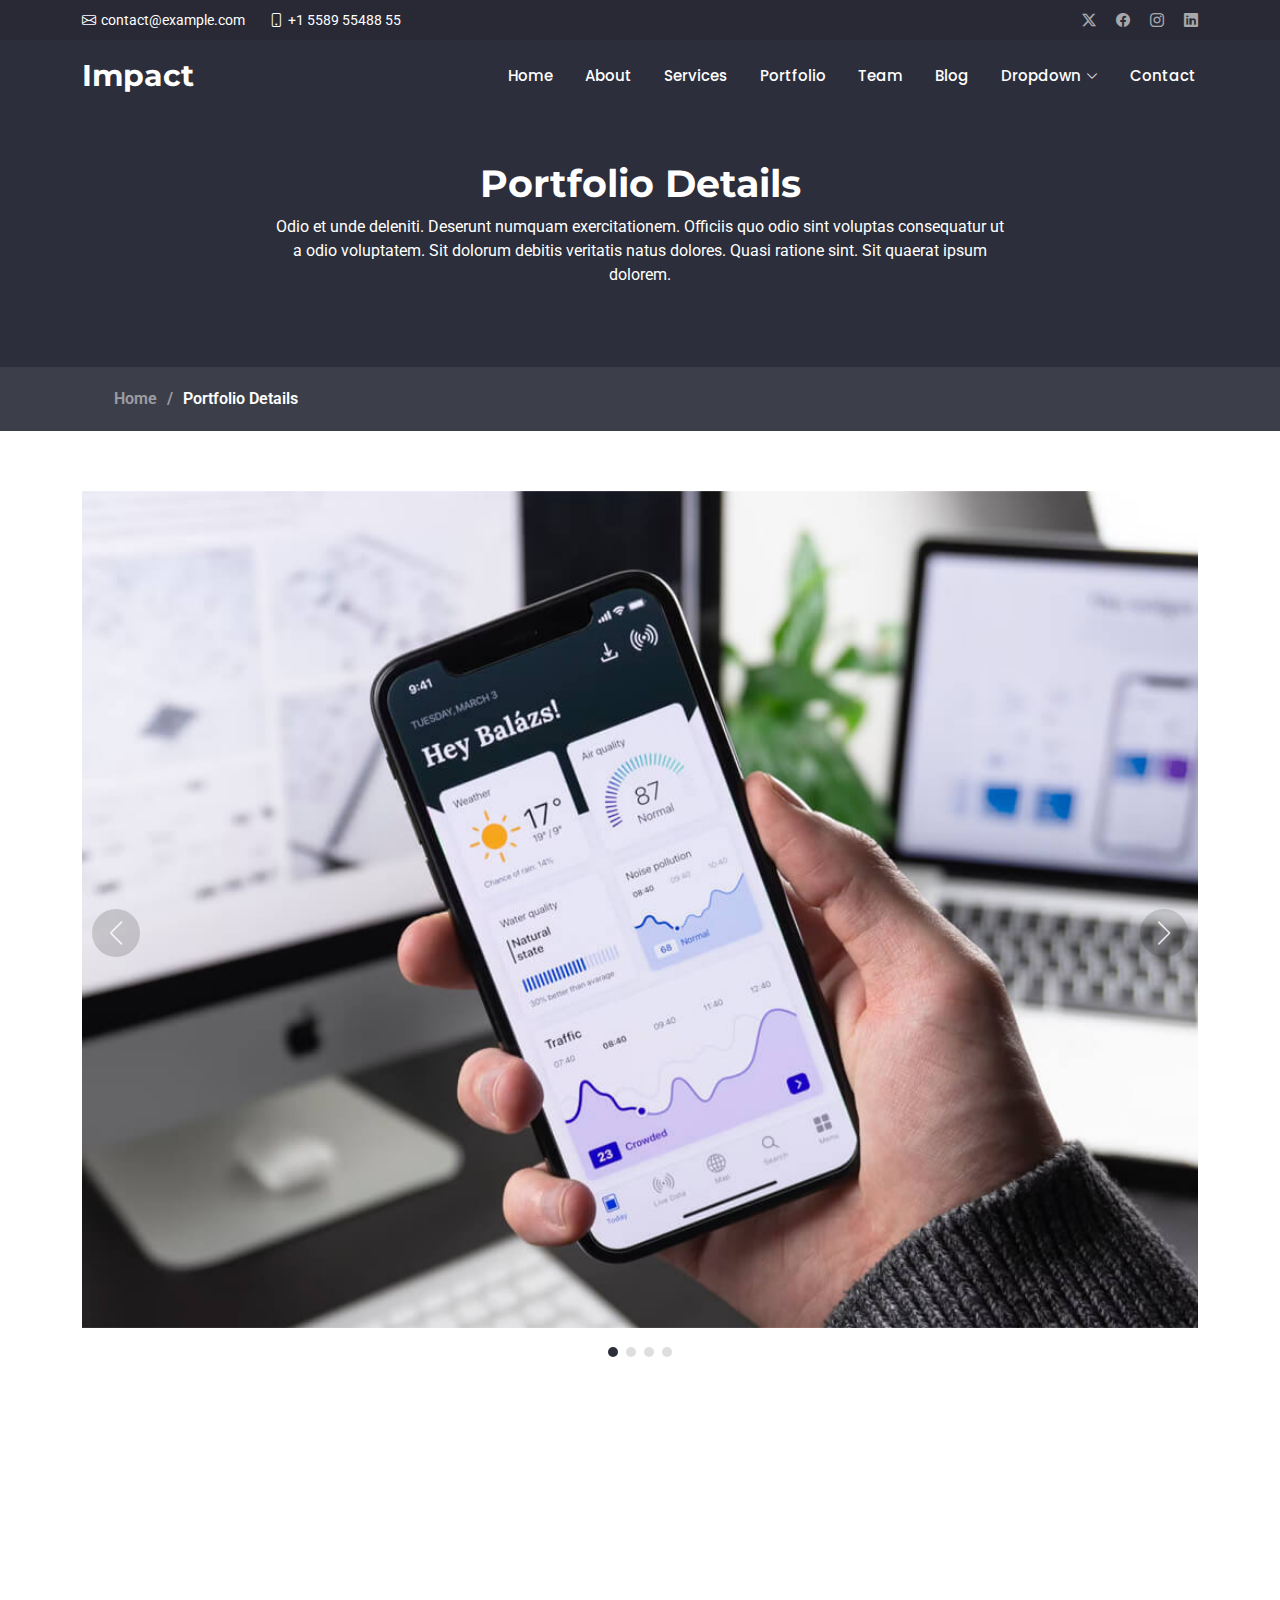
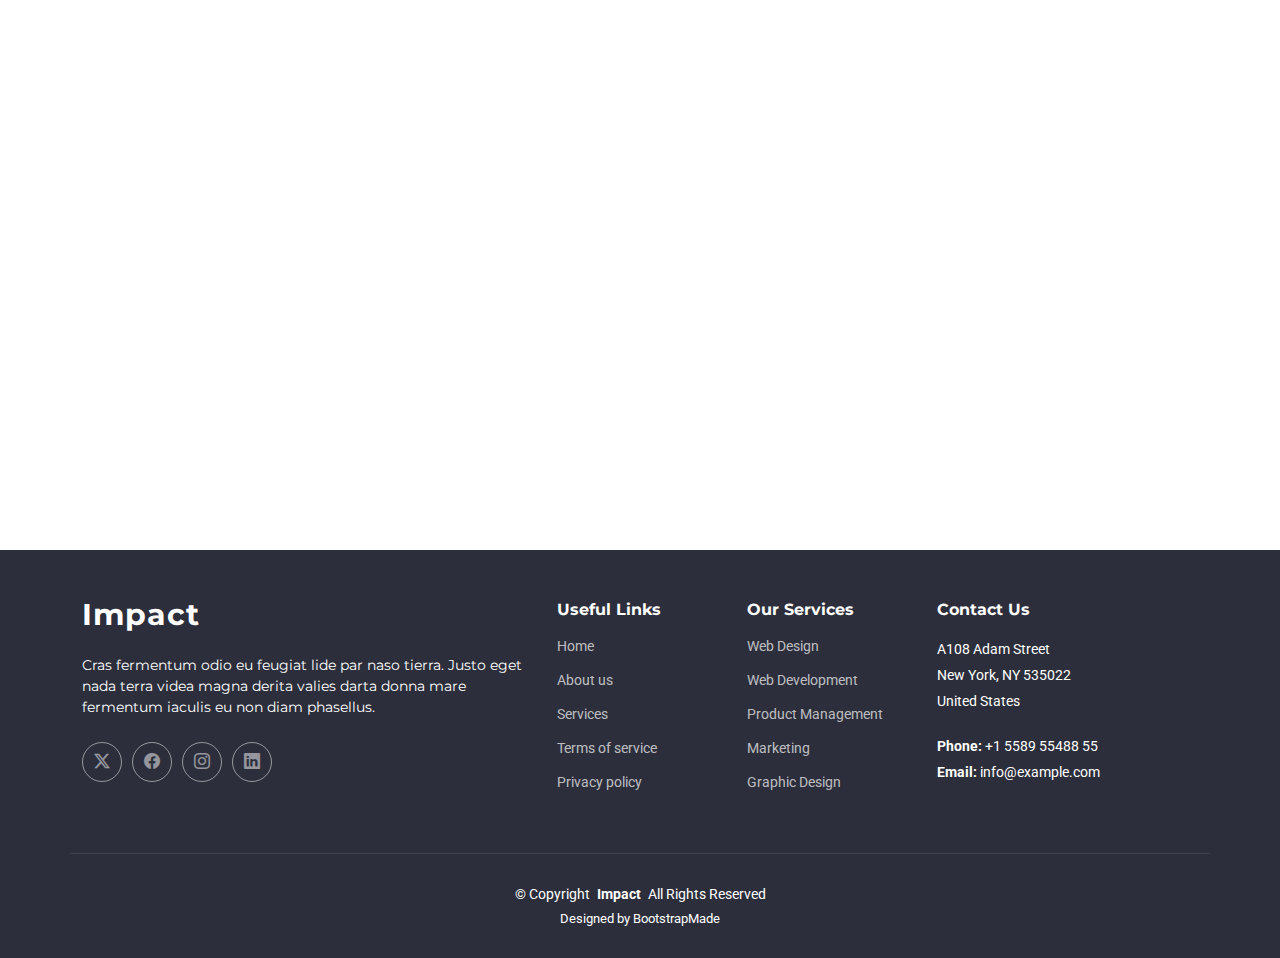
<file: portfolio-details.html>
<!DOCTYPE html>
<html lang="en">

<head>
  <meta charset="utf-8">
  <meta content="width=device-width, initial-scale=1.0" name="viewport">
  <title>Portfolio Details - Impact Bootstrap Template</title>
  <meta content="" name="description">
  <meta content="" name="keywords">

  <!-- Favicons -->
  <link href="assets/img/favicon.png" rel="icon">
  <link href="assets/img/apple-touch-icon.png" rel="apple-touch-icon">

  <!-- Fonts -->
  <link href="https://fonts.googleapis.com" rel="preconnect">
  <link href="https://fonts.gstatic.com" rel="preconnect" crossorigin>
  <link href="https://fonts.googleapis.com/css2?family=Roboto:ital,wght@0,100;0,300;0,400;0,500;0,700;0,900;1,100;1,300;1,400;1,500;1,700;1,900&family=Montserrat:ital,wght@0,100;0,200;0,300;0,400;0,500;0,600;0,700;0,800;0,900;1,100;1,200;1,300;1,400;1,500;1,600;1,700;1,800;1,900&family=Poppins:ital,wght@0,100;0,200;0,300;0,400;0,500;0,600;0,700;0,800;0,900;1,100;1,200;1,300;1,400;1,500;1,600;1,700;1,800;1,900&display=swap" rel="stylesheet">

  <!-- Vendor CSS Files -->
  <link href="assets/vendor/bootstrap/css/bootstrap.min.css" rel="stylesheet">
  <link href="assets/vendor/bootstrap-icons/bootstrap-icons.css" rel="stylesheet">
  <link href="assets/vendor/aos/aos.css" rel="stylesheet">
  <link href="assets/vendor/glightbox/css/glightbox.min.css" rel="stylesheet">
  <link href="assets/vendor/swiper/swiper-bundle.min.css" rel="stylesheet">

  <!-- Main CSS File -->
  <link href="assets/css/main.css" rel="stylesheet">

  <!-- =======================================================
  * Template Name: Impact
  * Template URL: https://bootstrapmade.com/impact-bootstrap-business-website-template/
  * Updated: Jun 29 2024 with Bootstrap v5.3.3
  * Author: BootstrapMade.com
  * License: https://bootstrapmade.com/license/
  ======================================================== -->
</head>

<body class="portfolio-details-page">

  <header id="header" class="header fixed-top">

    <div class="topbar d-flex align-items-center">
      <div class="container d-flex justify-content-center justify-content-md-between">
        <div class="contact-info d-flex align-items-center">
          <i class="bi bi-envelope d-flex align-items-center"><a href="mailto:contact@example.com">contact@example.com</a></i>
          <i class="bi bi-phone d-flex align-items-center ms-4"><span>+1 5589 55488 55</span></i>
        </div>
        <div class="social-links d-none d-md-flex align-items-center">
          <a href="#" class="twitter"><i class="bi bi-twitter-x"></i></a>
          <a href="#" class="facebook"><i class="bi bi-facebook"></i></a>
          <a href="#" class="instagram"><i class="bi bi-instagram"></i></a>
          <a href="#" class="linkedin"><i class="bi bi-linkedin"></i></a>
        </div>
      </div>
    </div><!-- End Top Bar -->

    <div class="branding d-flex align-items-cente">

      <div class="container position-relative d-flex align-items-center justify-content-between">
        <a href="index.html" class="logo d-flex align-items-center">
          <!-- Uncomment the line below if you also wish to use an image logo -->
          <!-- <img src="assets/img/logo.png" alt=""> -->
          <h1 class="sitename">Impact</h1>
          <span>.</span>
        </a>

        <nav id="navmenu" class="navmenu">
          <ul>
            <li><a href="#hero">Home<br></a></li>
            <li><a href="#about">About</a></li>
            <li><a href="#services">Services</a></li>
            <li><a href="#portfolio">Portfolio</a></li>
            <li><a href="#team">Team</a></li>
            <li><a href="blog.html">Blog</a></li>
            <li class="dropdown"><a href="#"><span>Dropdown</span> <i class="bi bi-chevron-down toggle-dropdown"></i></a>
              <ul>
                <li><a href="#">Dropdown 1</a></li>
                <li class="dropdown"><a href="#"><span>Deep Dropdown</span> <i class="bi bi-chevron-down toggle-dropdown"></i></a>
                  <ul>
                    <li><a href="#">Deep Dropdown 1</a></li>
                    <li><a href="#">Deep Dropdown 2</a></li>
                    <li><a href="#">Deep Dropdown 3</a></li>
                    <li><a href="#">Deep Dropdown 4</a></li>
                    <li><a href="#">Deep Dropdown 5</a></li>
                  </ul>
                </li>
                <li><a href="#">Dropdown 2</a></li>
                <li><a href="#">Dropdown 3</a></li>
                <li><a href="#">Dropdown 4</a></li>
              </ul>
            </li>
            <li><a href="#contact">Contact</a></li>
          </ul>
          <i class="mobile-nav-toggle d-xl-none bi bi-list"></i>
        </nav>

      </div>

    </div>

  </header>

  <main class="main">

    <!-- Page Title -->
    <div class="page-title">
      <div class="heading">
        <div class="container">
          <div class="row d-flex justify-content-center text-center">
            <div class="col-lg-8">
              <h1>Portfolio Details</h1>
              <p class="mb-0">Odio et unde deleniti. Deserunt numquam exercitationem. Officiis quo odio sint voluptas consequatur ut a odio voluptatem. Sit dolorum debitis veritatis natus dolores. Quasi ratione sint. Sit quaerat ipsum dolorem.</p>
            </div>
          </div>
        </div>
      </div>
      <nav class="breadcrumbs">
        <div class="container">
          <ol>
            <li><a href="index.html">Home</a></li>
            <li class="current">Portfolio Details</li>
          </ol>
        </div>
      </nav>
    </div><!-- End Page Title -->

    <!-- Portfolio Details Section -->
    <section id="portfolio-details" class="portfolio-details section">

      <div class="container" data-aos="fade-up">

        <div class="portfolio-details-slider swiper init-swiper">
          <script type="application/json" class="swiper-config">
            {
              "loop": true,
              "speed": 600,
              "autoplay": {
                "delay": 5000
              },
              "slidesPerView": "auto",
              "navigation": {
                "nextEl": ".swiper-button-next",
                "prevEl": ".swiper-button-prev"
              },
              "pagination": {
                "el": ".swiper-pagination",
                "type": "bullets",
                "clickable": true
              }
            }
          </script>
          <div class="swiper-wrapper align-items-center">

            <div class="swiper-slide">
              <img src="assets/img/portfolio/app-1.jpg" alt="">
            </div>

            <div class="swiper-slide">
              <img src="assets/img/portfolio/product-1.jpg" alt="">
            </div>

            <div class="swiper-slide">
              <img src="assets/img/portfolio/branding-1.jpg" alt="">
            </div>

            <div class="swiper-slide">
              <img src="assets/img/portfolio/books-1.jpg" alt="">
            </div>

          </div>
          <div class="swiper-button-prev"></div>
          <div class="swiper-button-next"></div>
          <div class="swiper-pagination"></div>
        </div>

        <div class="row justify-content-between gy-4 mt-4">

          <div class="col-lg-8" data-aos="fade-up">
            <div class="portfolio-description">
              <h2>This is an example of portfolio details</h2>
              <p>
                Autem ipsum nam porro corporis rerum. Quis eos dolorem eos itaque inventore commodi labore quia quia. Exercitationem repudiandae officiis neque suscipit non officia eaque itaque enim. Voluptatem officia accusantium nesciunt est omnis tempora consectetur dignissimos. Sequi nulla at esse enim cum deserunt eius.
              </p>
              <p>
                Amet consequatur qui dolore veniam voluptatem voluptatem sit. Non aspernatur atque natus ut cum nam et. Praesentium error dolores rerum minus sequi quia veritatis eum. Eos et doloribus doloremque nesciunt molestiae laboriosam.
              </p>

              <div class="testimonial-item">
                <p>
                  <i class="bi bi-quote quote-icon-left"></i>
                  <span>Export tempor illum tamen malis malis eram quae irure esse labore quem cillum quid cillum eram malis quorum velit fore eram velit sunt aliqua noster fugiat irure amet legam anim culpa.</span>
                  <i class="bi bi-quote quote-icon-right"></i>
                </p>
                <div>
                  <img src="assets/img/testimonials/testimonials-2.jpg" class="testimonial-img" alt="">
                  <h3>Sara Wilsson</h3>
                  <h4>Designer</h4>
                </div>
              </div>

              <p>
                Impedit ipsum quae et aliquid doloribus et voluptatem quasi. Perspiciatis occaecati earum et magnam animi. Quibusdam non qui ea vitae suscipit vitae sunt. Repudiandae incidunt cumque minus deserunt assumenda tempore. Delectus voluptas necessitatibus est.
              </p>

              <p>
                Sunt voluptatum sapiente facilis quo odio aut ipsum repellat debitis. Molestiae et autem libero. Explicabo et quod necessitatibus similique quis dolor eum. Numquam eaque praesentium rem et qui nesciunt.
              </p>

            </div>
          </div>

          <div class="col-lg-3" data-aos="fade-up" data-aos-delay="100">
            <div class="portfolio-info">
              <h3>Project information</h3>
              <ul>
                <li><strong>Category</strong> Web design</li>
                <li><strong>Client</strong> ASU Company</li>
                <li><strong>Project date</strong> 01 March, 2020</li>
                <li><strong>Project URL</strong> <a href="#">www.example.com</a></li>
                <li><a href="#" class="btn-visit align-self-start">Visit Website</a></li>
              </ul>
            </div>
          </div>

        </div>

      </div>

    </section><!-- /Portfolio Details Section -->

  </main>

  <footer id="footer" class="footer accent-background">

    <div class="container footer-top">
      <div class="row gy-4">
        <div class="col-lg-5 col-md-12 footer-about">
          <a href="index.html" class="logo d-flex align-items-center">
            <span class="sitename">Impact</span>
          </a>
          <p>Cras fermentum odio eu feugiat lide par naso tierra. Justo eget nada terra videa magna derita valies darta donna mare fermentum iaculis eu non diam phasellus.</p>
          <div class="social-links d-flex mt-4">
            <a href=""><i class="bi bi-twitter-x"></i></a>
            <a href=""><i class="bi bi-facebook"></i></a>
            <a href=""><i class="bi bi-instagram"></i></a>
            <a href=""><i class="bi bi-linkedin"></i></a>
          </div>
        </div>

        <div class="col-lg-2 col-6 footer-links">
          <h4>Useful Links</h4>
          <ul>
            <li><a href="#">Home</a></li>
            <li><a href="#">About us</a></li>
            <li><a href="#">Services</a></li>
            <li><a href="#">Terms of service</a></li>
            <li><a href="#">Privacy policy</a></li>
          </ul>
        </div>

        <div class="col-lg-2 col-6 footer-links">
          <h4>Our Services</h4>
          <ul>
            <li><a href="#">Web Design</a></li>
            <li><a href="#">Web Development</a></li>
            <li><a href="#">Product Management</a></li>
            <li><a href="#">Marketing</a></li>
            <li><a href="#">Graphic Design</a></li>
          </ul>
        </div>

        <div class="col-lg-3 col-md-12 footer-contact text-center text-md-start">
          <h4>Contact Us</h4>
          <p>A108 Adam Street</p>
          <p>New York, NY 535022</p>
          <p>United States</p>
          <p class="mt-4"><strong>Phone:</strong> <span>+1 5589 55488 55</span></p>
          <p><strong>Email:</strong> <span>info@example.com</span></p>
        </div>

      </div>
    </div>

    <div class="container copyright text-center mt-4">
      <p>© <span>Copyright</span> <strong class="px-1 sitename">Impact</strong> <span>All Rights Reserved</span></p>
      <div class="credits">
        <!-- All the links in the footer should remain intact. -->
        <!-- You can delete the links only if you've purchased the pro version. -->
        <!-- Licensing information: https://bootstrapmade.com/license/ -->
        <!-- Purchase the pro version with working PHP/AJAX contact form: [buy-url] -->
        Designed by <a href="https://bootstrapmade.com/">BootstrapMade</a>
      </div>
    </div>

  </footer>

  <!-- Scroll Top -->
  <a href="#" id="scroll-top" class="scroll-top d-flex align-items-center justify-content-center"><i class="bi bi-arrow-up-short"></i></a>

  <!-- Preloader -->
  <div id="preloader"></div>

  <!-- Vendor JS Files -->
  <script src="assets/vendor/bootstrap/js/bootstrap.bundle.min.js"></script>
  <script src="assets/vendor/php-email-form/validate.js"></script>
  <script src="assets/vendor/aos/aos.js"></script>
  <script src="assets/vendor/glightbox/js/glightbox.min.js"></script>
  <script src="assets/vendor/swiper/swiper-bundle.min.js"></script>
  <script src="assets/vendor/purecounter/purecounter_vanilla.js"></script>
  <script src="assets/vendor/imagesloaded/imagesloaded.pkgd.min.js"></script>
  <script src="assets/vendor/isotope-layout/isotope.pkgd.min.js"></script>

  <!-- Main JS File -->
  <script src="assets/js/main.js"></script>

</body>

</html>
</file>
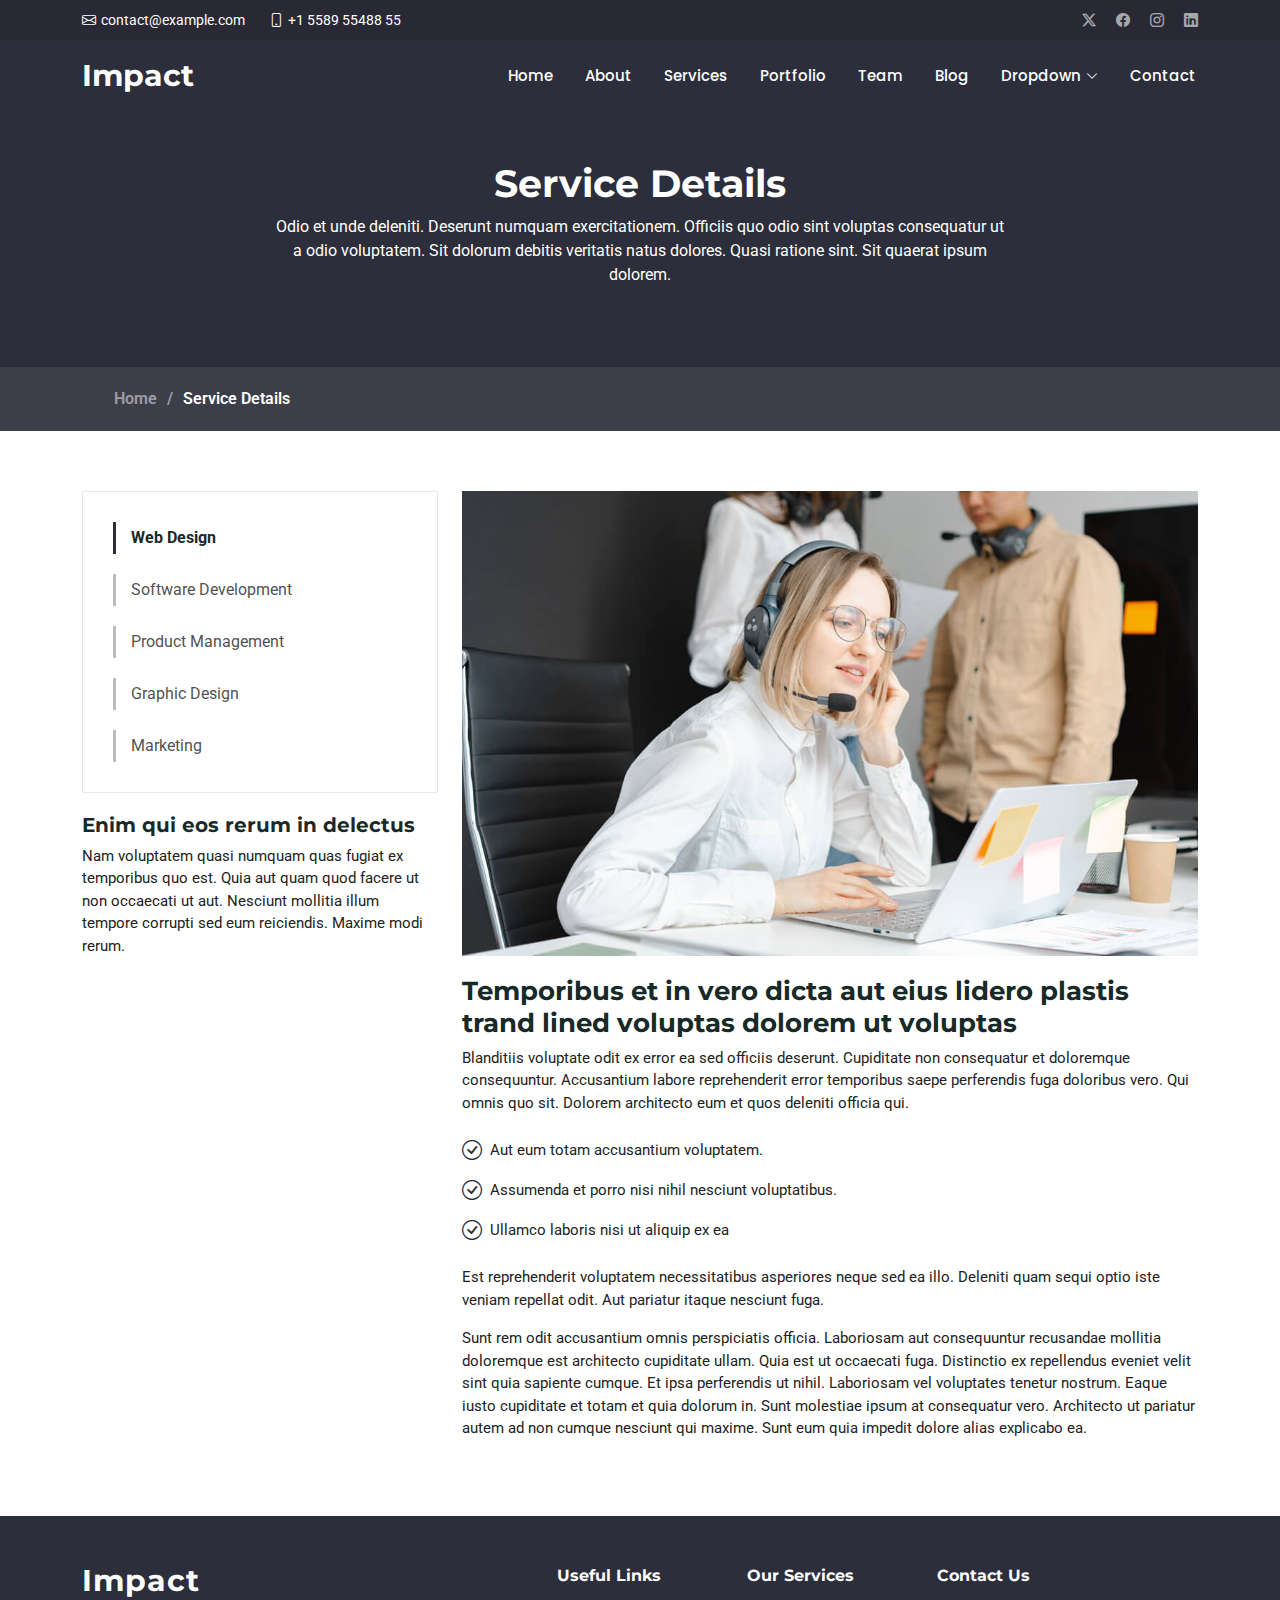
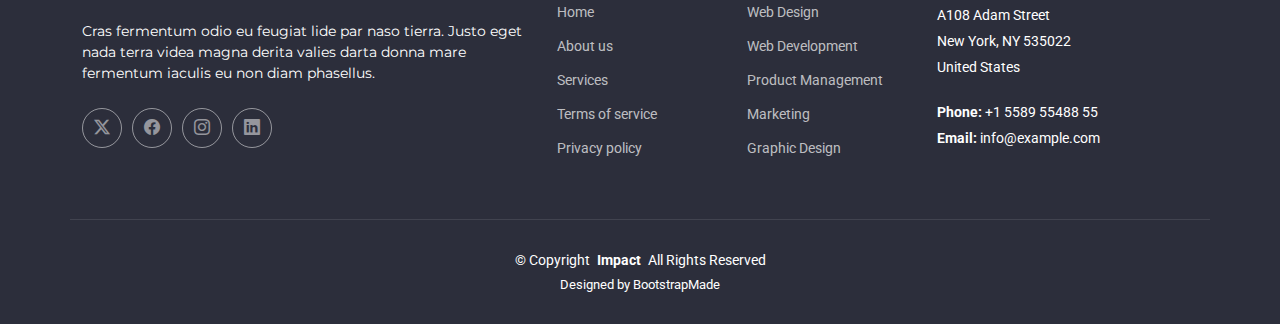
<file: service-details.html>
<!DOCTYPE html>
<html lang="en">

<head>
  <meta charset="utf-8">
  <meta content="width=device-width, initial-scale=1.0" name="viewport">
  <title>Service Details - Impact Bootstrap Template</title>
  <meta content="" name="description">
  <meta content="" name="keywords">

  <!-- Favicons -->
  <link href="assets/img/favicon.png" rel="icon">
  <link href="assets/img/apple-touch-icon.png" rel="apple-touch-icon">

  <!-- Fonts -->
  <link href="https://fonts.googleapis.com" rel="preconnect">
  <link href="https://fonts.gstatic.com" rel="preconnect" crossorigin>
  <link href="https://fonts.googleapis.com/css2?family=Roboto:ital,wght@0,100;0,300;0,400;0,500;0,700;0,900;1,100;1,300;1,400;1,500;1,700;1,900&family=Montserrat:ital,wght@0,100;0,200;0,300;0,400;0,500;0,600;0,700;0,800;0,900;1,100;1,200;1,300;1,400;1,500;1,600;1,700;1,800;1,900&family=Poppins:ital,wght@0,100;0,200;0,300;0,400;0,500;0,600;0,700;0,800;0,900;1,100;1,200;1,300;1,400;1,500;1,600;1,700;1,800;1,900&display=swap" rel="stylesheet">

  <!-- Vendor CSS Files -->
  <link href="assets/vendor/bootstrap/css/bootstrap.min.css" rel="stylesheet">
  <link href="assets/vendor/bootstrap-icons/bootstrap-icons.css" rel="stylesheet">
  <link href="assets/vendor/aos/aos.css" rel="stylesheet">
  <link href="assets/vendor/glightbox/css/glightbox.min.css" rel="stylesheet">
  <link href="assets/vendor/swiper/swiper-bundle.min.css" rel="stylesheet">

  <!-- Main CSS File -->
  <link href="assets/css/main.css" rel="stylesheet">

  <!-- =======================================================
  * Template Name: Impact
  * Template URL: https://bootstrapmade.com/impact-bootstrap-business-website-template/
  * Updated: Jun 29 2024 with Bootstrap v5.3.3
  * Author: BootstrapMade.com
  * License: https://bootstrapmade.com/license/
  ======================================================== -->
</head>

<body class="service-details-page">

  <header id="header" class="header fixed-top">

    <div class="topbar d-flex align-items-center">
      <div class="container d-flex justify-content-center justify-content-md-between">
        <div class="contact-info d-flex align-items-center">
          <i class="bi bi-envelope d-flex align-items-center"><a href="mailto:contact@example.com">contact@example.com</a></i>
          <i class="bi bi-phone d-flex align-items-center ms-4"><span>+1 5589 55488 55</span></i>
        </div>
        <div class="social-links d-none d-md-flex align-items-center">
          <a href="#" class="twitter"><i class="bi bi-twitter-x"></i></a>
          <a href="#" class="facebook"><i class="bi bi-facebook"></i></a>
          <a href="#" class="instagram"><i class="bi bi-instagram"></i></a>
          <a href="#" class="linkedin"><i class="bi bi-linkedin"></i></a>
        </div>
      </div>
    </div><!-- End Top Bar -->

    <div class="branding d-flex align-items-cente">

      <div class="container position-relative d-flex align-items-center justify-content-between">
        <a href="index.html" class="logo d-flex align-items-center">
          <!-- Uncomment the line below if you also wish to use an image logo -->
          <!-- <img src="assets/img/logo.png" alt=""> -->
          <h1 class="sitename">Impact</h1>
          <span>.</span>
        </a>

        <nav id="navmenu" class="navmenu">
          <ul>
            <li><a href="#hero">Home<br></a></li>
            <li><a href="#about">About</a></li>
            <li><a href="#services">Services</a></li>
            <li><a href="#portfolio">Portfolio</a></li>
            <li><a href="#team">Team</a></li>
            <li><a href="blog.html">Blog</a></li>
            <li class="dropdown"><a href="#"><span>Dropdown</span> <i class="bi bi-chevron-down toggle-dropdown"></i></a>
              <ul>
                <li><a href="#">Dropdown 1</a></li>
                <li class="dropdown"><a href="#"><span>Deep Dropdown</span> <i class="bi bi-chevron-down toggle-dropdown"></i></a>
                  <ul>
                    <li><a href="#">Deep Dropdown 1</a></li>
                    <li><a href="#">Deep Dropdown 2</a></li>
                    <li><a href="#">Deep Dropdown 3</a></li>
                    <li><a href="#">Deep Dropdown 4</a></li>
                    <li><a href="#">Deep Dropdown 5</a></li>
                  </ul>
                </li>
                <li><a href="#">Dropdown 2</a></li>
                <li><a href="#">Dropdown 3</a></li>
                <li><a href="#">Dropdown 4</a></li>
              </ul>
            </li>
            <li><a href="#contact">Contact</a></li>
          </ul>
          <i class="mobile-nav-toggle d-xl-none bi bi-list"></i>
        </nav>

      </div>

    </div>

  </header>

  <main class="main">

    <!-- Page Title -->
    <div class="page-title">
      <div class="heading">
        <div class="container">
          <div class="row d-flex justify-content-center text-center">
            <div class="col-lg-8">
              <h1>Service Details</h1>
              <p class="mb-0">Odio et unde deleniti. Deserunt numquam exercitationem. Officiis quo odio sint voluptas consequatur ut a odio voluptatem. Sit dolorum debitis veritatis natus dolores. Quasi ratione sint. Sit quaerat ipsum dolorem.</p>
            </div>
          </div>
        </div>
      </div>
      <nav class="breadcrumbs">
        <div class="container">
          <ol>
            <li><a href="index.html">Home</a></li>
            <li class="current">Service Details</li>
          </ol>
        </div>
      </nav>
    </div><!-- End Page Title -->

    <!-- Service Details Section -->
    <section id="service-details" class="service-details section">

      <div class="container">

        <div class="row gy-4">

          <div class="col-lg-4" data-aos="fade-up" data-aos-delay="100">
            <div class="services-list">
              <a href="#" class="active">Web Design</a>
              <a href="#">Software Development</a>
              <a href="#">Product Management</a>
              <a href="#">Graphic Design</a>
              <a href="#">Marketing</a>
            </div>

            <h4>Enim qui eos rerum in delectus</h4>
            <p>Nam voluptatem quasi numquam quas fugiat ex temporibus quo est. Quia aut quam quod facere ut non occaecati ut aut. Nesciunt mollitia illum tempore corrupti sed eum reiciendis. Maxime modi rerum.</p>
          </div>

          <div class="col-lg-8" data-aos="fade-up" data-aos-delay="200">
            <img src="assets/img/services.jpg" alt="" class="img-fluid services-img">
            <h3>Temporibus et in vero dicta aut eius lidero plastis trand lined voluptas dolorem ut voluptas</h3>
            <p>
              Blanditiis voluptate odit ex error ea sed officiis deserunt. Cupiditate non consequatur et doloremque consequuntur. Accusantium labore reprehenderit error temporibus saepe perferendis fuga doloribus vero. Qui omnis quo sit. Dolorem architecto eum et quos deleniti officia qui.
            </p>
            <ul>
              <li><i class="bi bi-check-circle"></i> <span>Aut eum totam accusantium voluptatem.</span></li>
              <li><i class="bi bi-check-circle"></i> <span>Assumenda et porro nisi nihil nesciunt voluptatibus.</span></li>
              <li><i class="bi bi-check-circle"></i> <span>Ullamco laboris nisi ut aliquip ex ea</span></li>
            </ul>
            <p>
              Est reprehenderit voluptatem necessitatibus asperiores neque sed ea illo. Deleniti quam sequi optio iste veniam repellat odit. Aut pariatur itaque nesciunt fuga.
            </p>
            <p>
              Sunt rem odit accusantium omnis perspiciatis officia. Laboriosam aut consequuntur recusandae mollitia doloremque est architecto cupiditate ullam. Quia est ut occaecati fuga. Distinctio ex repellendus eveniet velit sint quia sapiente cumque. Et ipsa perferendis ut nihil. Laboriosam vel voluptates tenetur nostrum. Eaque iusto cupiditate et totam et quia dolorum in. Sunt molestiae ipsum at consequatur vero. Architecto ut pariatur autem ad non cumque nesciunt qui maxime. Sunt eum quia impedit dolore alias explicabo ea.
            </p>
          </div>

        </div>

      </div>

    </section><!-- /Service Details Section -->

  </main>

  <footer id="footer" class="footer accent-background">

    <div class="container footer-top">
      <div class="row gy-4">
        <div class="col-lg-5 col-md-12 footer-about">
          <a href="index.html" class="logo d-flex align-items-center">
            <span class="sitename">Impact</span>
          </a>
          <p>Cras fermentum odio eu feugiat lide par naso tierra. Justo eget nada terra videa magna derita valies darta donna mare fermentum iaculis eu non diam phasellus.</p>
          <div class="social-links d-flex mt-4">
            <a href=""><i class="bi bi-twitter-x"></i></a>
            <a href=""><i class="bi bi-facebook"></i></a>
            <a href=""><i class="bi bi-instagram"></i></a>
            <a href=""><i class="bi bi-linkedin"></i></a>
          </div>
        </div>

        <div class="col-lg-2 col-6 footer-links">
          <h4>Useful Links</h4>
          <ul>
            <li><a href="#">Home</a></li>
            <li><a href="#">About us</a></li>
            <li><a href="#">Services</a></li>
            <li><a href="#">Terms of service</a></li>
            <li><a href="#">Privacy policy</a></li>
          </ul>
        </div>

        <div class="col-lg-2 col-6 footer-links">
          <h4>Our Services</h4>
          <ul>
            <li><a href="#">Web Design</a></li>
            <li><a href="#">Web Development</a></li>
            <li><a href="#">Product Management</a></li>
            <li><a href="#">Marketing</a></li>
            <li><a href="#">Graphic Design</a></li>
          </ul>
        </div>

        <div class="col-lg-3 col-md-12 footer-contact text-center text-md-start">
          <h4>Contact Us</h4>
          <p>A108 Adam Street</p>
          <p>New York, NY 535022</p>
          <p>United States</p>
          <p class="mt-4"><strong>Phone:</strong> <span>+1 5589 55488 55</span></p>
          <p><strong>Email:</strong> <span>info@example.com</span></p>
        </div>

      </div>
    </div>

    <div class="container copyright text-center mt-4">
      <p>© <span>Copyright</span> <strong class="px-1 sitename">Impact</strong> <span>All Rights Reserved</span></p>
      <div class="credits">
        <!-- All the links in the footer should remain intact. -->
        <!-- You can delete the links only if you've purchased the pro version. -->
        <!-- Licensing information: https://bootstrapmade.com/license/ -->
        <!-- Purchase the pro version with working PHP/AJAX contact form: [buy-url] -->
        Designed by <a href="https://bootstrapmade.com/">BootstrapMade</a>
      </div>
    </div>

  </footer>

  <!-- Scroll Top -->
  <a href="#" id="scroll-top" class="scroll-top d-flex align-items-center justify-content-center"><i class="bi bi-arrow-up-short"></i></a>

  <!-- Preloader -->
  <div id="preloader"></div>

  <!-- Vendor JS Files -->
  <script src="assets/vendor/bootstrap/js/bootstrap.bundle.min.js"></script>
  <script src="assets/vendor/php-email-form/validate.js"></script>
  <script src="assets/vendor/aos/aos.js"></script>
  <script src="assets/vendor/glightbox/js/glightbox.min.js"></script>
  <script src="assets/vendor/swiper/swiper-bundle.min.js"></script>
  <script src="assets/vendor/purecounter/purecounter_vanilla.js"></script>
  <script src="assets/vendor/imagesloaded/imagesloaded.pkgd.min.js"></script>
  <script src="assets/vendor/isotope-layout/isotope.pkgd.min.js"></script>

  <!-- Main JS File -->
  <script src="assets/js/main.js"></script>

</body>

</html>
</file>
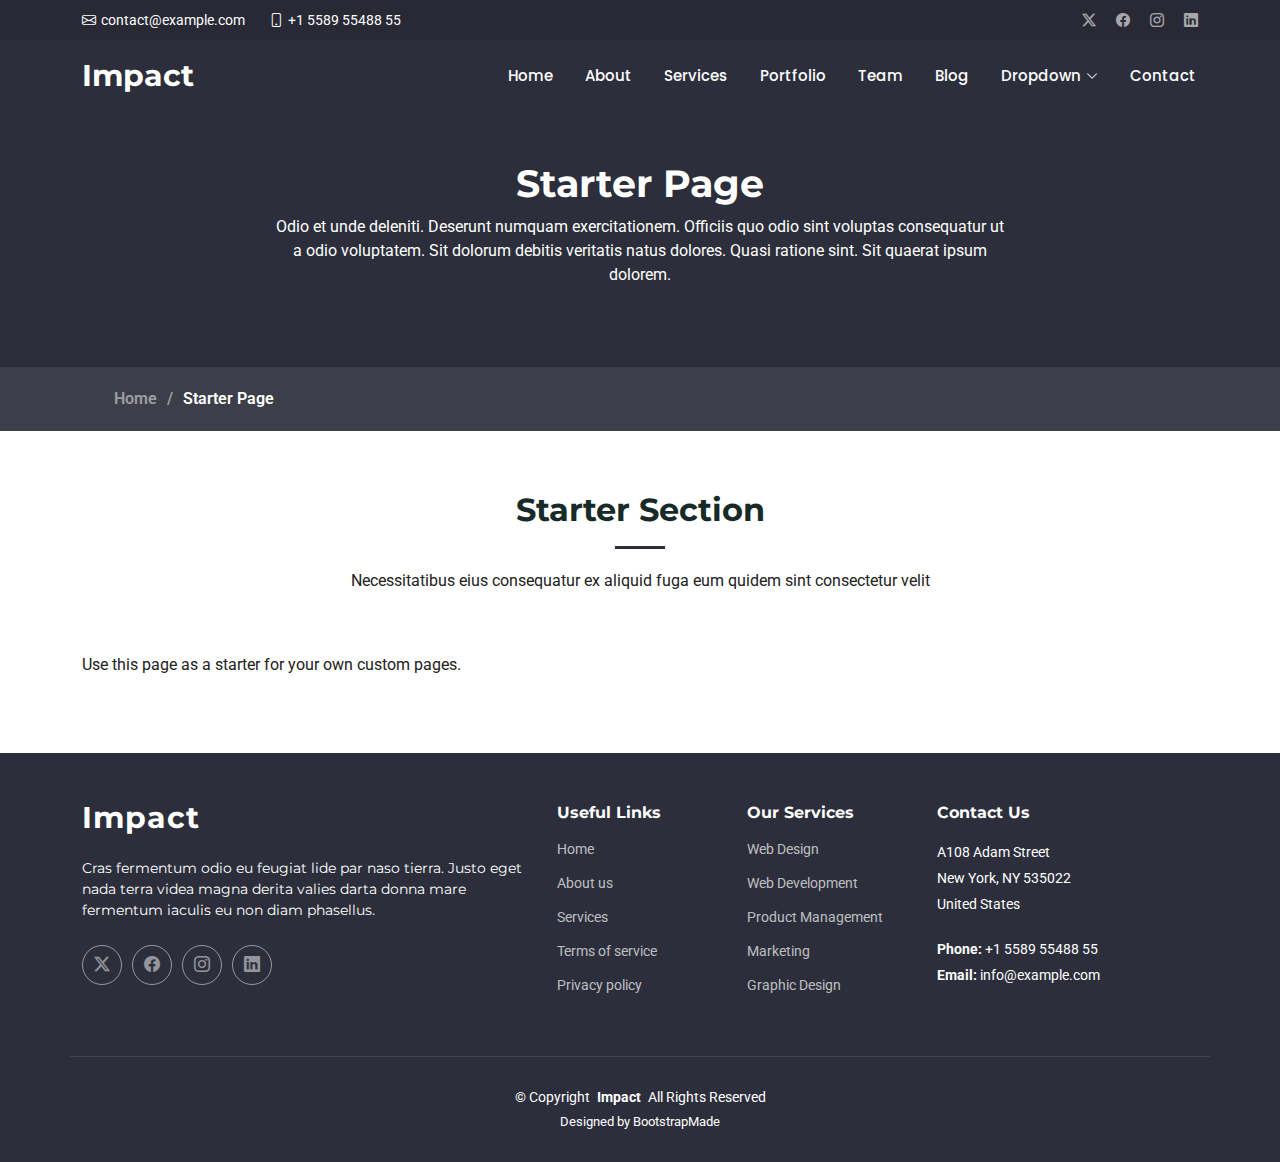
<file: starter-page.html>
<!DOCTYPE html>
<html lang="en">

<head>
  <meta charset="utf-8">
  <meta content="width=device-width, initial-scale=1.0" name="viewport">
  <title>Starter Page - Impact Bootstrap Template</title>
  <meta content="" name="description">
  <meta content="" name="keywords">

  <!-- Favicons -->
  <link href="assets/img/favicon.png" rel="icon">
  <link href="assets/img/apple-touch-icon.png" rel="apple-touch-icon">

  <!-- Fonts -->
  <link href="https://fonts.googleapis.com" rel="preconnect">
  <link href="https://fonts.gstatic.com" rel="preconnect" crossorigin>
  <link href="https://fonts.googleapis.com/css2?family=Roboto:ital,wght@0,100;0,300;0,400;0,500;0,700;0,900;1,100;1,300;1,400;1,500;1,700;1,900&family=Montserrat:ital,wght@0,100;0,200;0,300;0,400;0,500;0,600;0,700;0,800;0,900;1,100;1,200;1,300;1,400;1,500;1,600;1,700;1,800;1,900&family=Poppins:ital,wght@0,100;0,200;0,300;0,400;0,500;0,600;0,700;0,800;0,900;1,100;1,200;1,300;1,400;1,500;1,600;1,700;1,800;1,900&display=swap" rel="stylesheet">

  <!-- Vendor CSS Files -->
  <link href="assets/vendor/bootstrap/css/bootstrap.min.css" rel="stylesheet">
  <link href="assets/vendor/bootstrap-icons/bootstrap-icons.css" rel="stylesheet">
  <link href="assets/vendor/aos/aos.css" rel="stylesheet">
  <link href="assets/vendor/glightbox/css/glightbox.min.css" rel="stylesheet">
  <link href="assets/vendor/swiper/swiper-bundle.min.css" rel="stylesheet">

  <!-- Main CSS File -->
  <link href="assets/css/main.css" rel="stylesheet">

  <!-- =======================================================
  * Template Name: Impact
  * Template URL: https://bootstrapmade.com/impact-bootstrap-business-website-template/
  * Updated: Jun 29 2024 with Bootstrap v5.3.3
  * Author: BootstrapMade.com
  * License: https://bootstrapmade.com/license/
  ======================================================== -->
</head>

<body class="starter-page-page">

  <header id="header" class="header fixed-top">

    <div class="topbar d-flex align-items-center">
      <div class="container d-flex justify-content-center justify-content-md-between">
        <div class="contact-info d-flex align-items-center">
          <i class="bi bi-envelope d-flex align-items-center"><a href="mailto:contact@example.com">contact@example.com</a></i>
          <i class="bi bi-phone d-flex align-items-center ms-4"><span>+1 5589 55488 55</span></i>
        </div>
        <div class="social-links d-none d-md-flex align-items-center">
          <a href="#" class="twitter"><i class="bi bi-twitter-x"></i></a>
          <a href="#" class="facebook"><i class="bi bi-facebook"></i></a>
          <a href="#" class="instagram"><i class="bi bi-instagram"></i></a>
          <a href="#" class="linkedin"><i class="bi bi-linkedin"></i></a>
        </div>
      </div>
    </div><!-- End Top Bar -->

    <div class="branding d-flex align-items-cente">

      <div class="container position-relative d-flex align-items-center justify-content-between">
        <a href="index.html" class="logo d-flex align-items-center">
          <!-- Uncomment the line below if you also wish to use an image logo -->
          <!-- <img src="assets/img/logo.png" alt=""> -->
          <h1 class="sitename">Impact</h1>
          <span>.</span>
        </a>

        <nav id="navmenu" class="navmenu">
          <ul>
            <li><a href="#hero">Home<br></a></li>
            <li><a href="#about">About</a></li>
            <li><a href="#services">Services</a></li>
            <li><a href="#portfolio">Portfolio</a></li>
            <li><a href="#team">Team</a></li>
            <li><a href="blog.html">Blog</a></li>
            <li class="dropdown"><a href="#"><span>Dropdown</span> <i class="bi bi-chevron-down toggle-dropdown"></i></a>
              <ul>
                <li><a href="#">Dropdown 1</a></li>
                <li class="dropdown"><a href="#"><span>Deep Dropdown</span> <i class="bi bi-chevron-down toggle-dropdown"></i></a>
                  <ul>
                    <li><a href="#">Deep Dropdown 1</a></li>
                    <li><a href="#">Deep Dropdown 2</a></li>
                    <li><a href="#">Deep Dropdown 3</a></li>
                    <li><a href="#">Deep Dropdown 4</a></li>
                    <li><a href="#">Deep Dropdown 5</a></li>
                  </ul>
                </li>
                <li><a href="#">Dropdown 2</a></li>
                <li><a href="#">Dropdown 3</a></li>
                <li><a href="#">Dropdown 4</a></li>
              </ul>
            </li>
            <li><a href="#contact">Contact</a></li>
          </ul>
          <i class="mobile-nav-toggle d-xl-none bi bi-list"></i>
        </nav>

      </div>

    </div>

  </header>

  <main class="main">

    <!-- Page Title -->
    <div class="page-title">
      <div class="heading">
        <div class="container">
          <div class="row d-flex justify-content-center text-center">
            <div class="col-lg-8">
              <h1>Starter Page</h1>
              <p class="mb-0">Odio et unde deleniti. Deserunt numquam exercitationem. Officiis quo odio sint voluptas consequatur ut a odio voluptatem. Sit dolorum debitis veritatis natus dolores. Quasi ratione sint. Sit quaerat ipsum dolorem.</p>
            </div>
          </div>
        </div>
      </div>
      <nav class="breadcrumbs">
        <div class="container">
          <ol>
            <li><a href="index.html">Home</a></li>
            <li class="current">Starter Page</li>
          </ol>
        </div>
      </nav>
    </div><!-- End Page Title -->

    <!-- Starter Section Section -->
    <section id="starter-section" class="starter-section section">

      <!-- Section Title -->
      <div class="container section-title" data-aos="fade-up">
        <h2>Starter Section</h2>
        <p>Necessitatibus eius consequatur ex aliquid fuga eum quidem sint consectetur velit</p>
      </div><!-- End Section Title -->

      <div class="container" data-aos="fade-up">
        <p>Use this page as a starter for your own custom pages.</p>
      </div>

    </section><!-- /Starter Section Section -->

  </main>

  <footer id="footer" class="footer accent-background">

    <div class="container footer-top">
      <div class="row gy-4">
        <div class="col-lg-5 col-md-12 footer-about">
          <a href="index.html" class="logo d-flex align-items-center">
            <span class="sitename">Impact</span>
          </a>
          <p>Cras fermentum odio eu feugiat lide par naso tierra. Justo eget nada terra videa magna derita valies darta donna mare fermentum iaculis eu non diam phasellus.</p>
          <div class="social-links d-flex mt-4">
            <a href=""><i class="bi bi-twitter-x"></i></a>
            <a href=""><i class="bi bi-facebook"></i></a>
            <a href=""><i class="bi bi-instagram"></i></a>
            <a href=""><i class="bi bi-linkedin"></i></a>
          </div>
        </div>

        <div class="col-lg-2 col-6 footer-links">
          <h4>Useful Links</h4>
          <ul>
            <li><a href="#">Home</a></li>
            <li><a href="#">About us</a></li>
            <li><a href="#">Services</a></li>
            <li><a href="#">Terms of service</a></li>
            <li><a href="#">Privacy policy</a></li>
          </ul>
        </div>

        <div class="col-lg-2 col-6 footer-links">
          <h4>Our Services</h4>
          <ul>
            <li><a href="#">Web Design</a></li>
            <li><a href="#">Web Development</a></li>
            <li><a href="#">Product Management</a></li>
            <li><a href="#">Marketing</a></li>
            <li><a href="#">Graphic Design</a></li>
          </ul>
        </div>

        <div class="col-lg-3 col-md-12 footer-contact text-center text-md-start">
          <h4>Contact Us</h4>
          <p>A108 Adam Street</p>
          <p>New York, NY 535022</p>
          <p>United States</p>
          <p class="mt-4"><strong>Phone:</strong> <span>+1 5589 55488 55</span></p>
          <p><strong>Email:</strong> <span>info@example.com</span></p>
        </div>

      </div>
    </div>

    <div class="container copyright text-center mt-4">
      <p>© <span>Copyright</span> <strong class="px-1 sitename">Impact</strong> <span>All Rights Reserved</span></p>
      <div class="credits">
        <!-- All the links in the footer should remain intact. -->
        <!-- You can delete the links only if you've purchased the pro version. -->
        <!-- Licensing information: https://bootstrapmade.com/license/ -->
        <!-- Purchase the pro version with working PHP/AJAX contact form: [buy-url] -->
        Designed by <a href="https://bootstrapmade.com/">BootstrapMade</a>
      </div>
    </div>

  </footer>

  <!-- Scroll Top -->
  <a href="#" id="scroll-top" class="scroll-top d-flex align-items-center justify-content-center"><i class="bi bi-arrow-up-short"></i></a>

  <!-- Preloader -->
  <div id="preloader"></div>

  <!-- Vendor JS Files -->
  <script src="assets/vendor/bootstrap/js/bootstrap.bundle.min.js"></script>
  <script src="assets/vendor/php-email-form/validate.js"></script>
  <script src="assets/vendor/aos/aos.js"></script>
  <script src="assets/vendor/glightbox/js/glightbox.min.js"></script>
  <script src="assets/vendor/swiper/swiper-bundle.min.js"></script>
  <script src="assets/vendor/purecounter/purecounter_vanilla.js"></script>
  <script src="assets/vendor/imagesloaded/imagesloaded.pkgd.min.js"></script>
  <script src="assets/vendor/isotope-layout/isotope.pkgd.min.js"></script>

  <!-- Main JS File -->
  <script src="assets/js/main.js"></script>

</body>

</html>
</file>
<file: assets/css/main.css>
/* Fonts */
:root {
  --default-font: "Roboto",  system-ui, -apple-system, "Segoe UI", Roboto, "Helvetica Neue", Arial, "Noto Sans", "Liberation Sans", sans-serif, "Apple Color Emoji", "Segoe UI Emoji", "Segoe UI Symbol", "Noto Color Emoji";
  --heading-font: "Montserrat",  sans-serif;
  --nav-font: "Poppins",  sans-serif;
}

/* Global Colors - The following color variables are used throughout the website. Updating them here will change the color scheme of the entire website */
:root { 
  --background-color: #ffffff; /* Background color for the entire website, including individual sections */
  --default-color: #222222; /* Default color used for the majority of the text content across the entire website */
  --heading-color: #172a28; /* Color for headings, subheadings and title throughout the website */
  --accent-color: #2C2E3B; /* Accent color that represents your brand on the website. It's used for buttons, links, and other elements that need to stand out */
  --surface-color: #ffffff; /* The surface color is used as a background of boxed elements within sections, such as cards, icon boxes, or other elements that require a visual separation from the global background. */
  --contrast-color: #ffffff; /* Contrast color for text, ensuring readability against backgrounds of accent, heading, or default colors. */
}

/* Nav Menu Colors - The following color variables are used specifically for the navigation menu. They are separate from the global colors to allow for more customization options */
:root {
  --nav-color: #ffffff;  /* The default color of the main navmenu links */
  --nav-hover-color: #2C2E3B; /* Applied to main navmenu links when they are hovered over or active */
  --nav-mobile-background-color: #ffffff; /* Used as the background color for mobile navigation menu */
  --nav-dropdown-background-color: #ffffff; /* Used as the background color for dropdown items that appear when hovering over primary navigation items */
  --nav-dropdown-color: #353745; /* Used for navigation links of the dropdown items in the navigation menu. */
  --nav-dropdown-hover-color: #2C2E3B; /* Similar to --nav-hover-color, this color is applied to dropdown navigation links when they are hovered over. */
}

/* Color Presets - These classes override global colors when applied to any section or element, providing reuse of the sam color scheme. */

.light-background {
  --background-color: #f2f9f9;
  --surface-color: #ffffff;
}

.dark-background {
  --background-color: #060606;
  --default-color: #ffffff;
  --heading-color: #ffffff;
  --surface-color: #252525;
  --contrast-color: #ffffff;
}

.accent-background {
  --background-color: #2C2E3B;
  --default-color: #ffffff;
  --heading-color: #ffffff;
  --accent-color: #ffffff;
  --surface-color: #00b6a1;
  --contrast-color: #ffffff;
}

/* Smooth scroll */
:root {
  scroll-behavior: smooth;
}

/*--------------------------------------------------------------
# General Styling & Shared Classes
--------------------------------------------------------------*/
body {
  color: var(--default-color);
  background-color: var(--background-color);
  font-family: var(--default-font);
}

a {
  color: var(--accent-color);
  text-decoration: none;
  transition: 0.3s;
}

a:hover {
  color: color-mix(in srgb, var(--accent-color), transparent 25%);
  text-decoration: none;
}

h1,
h2,
h3,
h4,
h5,
h6 {
  color: var(--heading-color);
  font-family: var(--heading-font);
}

/* Pulsating Play Button
------------------------------*/
.pulsating-play-btn {
  width: 94px;
  height: 94px;
  background: radial-gradient(var(--accent-color) 50%, color-mix(in srgb, var(--accent-color), transparent 75%) 52%);
  border-radius: 50%;
  display: block;
  position: relative;
  overflow: hidden;
}

.pulsating-play-btn:before {
  content: "";
  position: absolute;
  width: 120px;
  height: 120px;
  animation-delay: 0s;
  animation: pulsate-play-btn 2s;
  animation-direction: forwards;
  animation-iteration-count: infinite;
  animation-timing-function: steps;
  opacity: 1;
  border-radius: 50%;
  border: 5px solid color-mix(in srgb, var(--accent-color), transparent 30%);
  top: -15%;
  left: -15%;
  background: rgba(198, 16, 0, 0);
}

.pulsating-play-btn:after {
  content: "";
  position: absolute;
  left: 50%;
  top: 50%;
  transform: translateX(-40%) translateY(-50%);
  width: 0;
  height: 0;
  border-top: 10px solid transparent;
  border-bottom: 10px solid transparent;
  border-left: 15px solid #fff;
  z-index: 100;
  transition: all 400ms cubic-bezier(0.55, 0.055, 0.675, 0.19);
}

.pulsating-play-btn:hover:before {
  content: "";
  position: absolute;
  left: 50%;
  top: 50%;
  transform: translateX(-40%) translateY(-50%);
  width: 0;
  height: 0;
  border: none;
  border-top: 10px solid transparent;
  border-bottom: 10px solid transparent;
  border-left: 15px solid #fff;
  z-index: 200;
  animation: none;
  border-radius: 0;
}

.pulsating-play-btn:hover:after {
  border-left: 15px solid var(--accent-color);
  transform: scale(20);
}

@keyframes pulsate-play-btn {
  0% {
    transform: scale(0.6, 0.6);
    opacity: 1;
  }

  100% {
    transform: scale(1, 1);
    opacity: 0;
  }
}

/* PHP Email Form Messages
------------------------------*/
.php-email-form .error-message {
  display: none;
  background: #df1529;
  color: #ffffff;
  text-align: left;
  padding: 15px;
  margin-bottom: 24px;
  font-weight: 600;
}

.php-email-form .sent-message {
  display: none;
  color: #ffffff;
  background: #059652;
  text-align: center;
  padding: 15px;
  margin-bottom: 24px;
  font-weight: 600;
}

.php-email-form .loading {
  display: none;
  background: var(--surface-color);
  text-align: center;
  padding: 15px;
  margin-bottom: 24px;
}

.php-email-form .loading:before {
  content: "";
  display: inline-block;
  border-radius: 50%;
  width: 24px;
  height: 24px;
  margin: 0 10px -6px 0;
  border: 3px solid var(--accent-color);
  border-top-color: var(--surface-color);
  animation: php-email-form-loading 1s linear infinite;
}

@keyframes php-email-form-loading {
  0% {
    transform: rotate(0deg);
  }

  100% {
    transform: rotate(360deg);
  }
}

/*--------------------------------------------------------------
# Global Header
--------------------------------------------------------------*/
.header {
  --background-color: #2C2E3B;
  --heading-color: #ffffff;
  color: var(--default-color);
  transition: all 0.5s;
  z-index: 997;
  background-color: var(--background-color);
}

.header .topbar {
  background-color: color-mix(in srgb, var(--accent-color) 90%, black 10%);
  height: 40px;
  padding: 0;
  font-size: 14px;
  transition: all 0.5s;
}

.header .topbar .contact-info i {
  font-style: normal;
  color: var(--contrast-color);
}

.header .topbar .contact-info i a,
.header .topbar .contact-info i span {
  padding-left: 5px;
  color: var(--contrast-color);
}

@media (max-width: 575px) {

  .header .topbar .contact-info i a,
  .header .topbar .contact-info i span {
    font-size: 13px;
  }
}

.header .topbar .contact-info i a {
  line-height: 0;
  transition: 0.3s;
}

.header .topbar .contact-info i a:hover {
  color: var(--contrast-color);
  text-decoration: underline;
}

.header .topbar .social-links a {
  color: color-mix(in srgb, var(--contrast-color), transparent 40%);
  line-height: 0;
  transition: 0.3s;
  margin-left: 20px;
}

.header .topbar .social-links a:hover {
  color: var(--contrast-color);
}

.header .branding {
  min-height: 60px;
  padding: 10px 0;
}

.header .logo {
  line-height: 1;
}

.header .logo img {
  max-height: 73px;
  margin-right: -10px;
  height: 75px;
  width: 75px;
}

.header .logo h1 {
  font-size: 30px;
  margin: 0;
  font-weight: 700;
  color: var(--heading-color);
}

.header .logo span {
  font-size: 32px;
  margin-left: 2px;
  color: var(--nav-hover-color);
}

.scrolled .header {
  box-shadow: 0px 0 18px rgba(0, 0, 0, 0.1);
}

/*--------------------------------------------------------------
# Navigation Menu
--------------------------------------------------------------*/
/* Desktop Navigation */
@media (min-width: 1200px) {
  .navmenu {
    padding: 0;
  }

  .navmenu ul {
    margin: 0;
    padding: 0;
    display: flex;
    list-style: none;
    align-items: center;
  }

  .navmenu li {
    position: relative;
  }

  .navmenu>ul>li {
    white-space: nowrap;
    padding: 15px 14px;
  }

  .navmenu>ul>li:last-child {
    padding-right: 0;
  }

  .navmenu a,
  .navmenu a:focus {
    color: var(--nav-color);
    font-size: 15px;
    padding: 0 2px;
    font-family: var(--nav-font);
    font-weight: 500;
    display: flex;
    align-items: center;
    justify-content: space-between;
    white-space: nowrap;
    transition: 0.3s;
    position: relative;
  }

  .navmenu a i,
  .navmenu a:focus i {
    font-size: 12px;
    line-height: 0;
    margin-left: 5px;
    transition: 0.3s;
  }

  .navmenu>ul>li>a:before {
    content: "";
    position: absolute;
    height: 2px;
    bottom: -6px;
    left: 0;
    background-color: var(--nav-hover-color);
    visibility: hidden;
    width: 0px;
    transition: all 0.3s ease-in-out 0s;
  }

  .navmenu a:hover:before,
  .navmenu li:hover>a:before,
  .navmenu .active:before {
    visibility: visible;
    width: 100%;
  }

  .navmenu li:hover>a,
  .navmenu .active,
  .navmenu .active:focus {
    color: var(--nav-color);
  }

  .navmenu .dropdown ul {
    margin: 0;
    padding: 10px 0;
    background: var(--nav-dropdown-background-color);
    display: block;
    position: absolute;
    visibility: hidden;
    left: 14px;
    top: 130%;
    opacity: 0;
    transition: 0.3s;
    border-radius: 4px;
    z-index: 99;
    box-shadow: 0px 0px 30px rgba(0, 0, 0, 0.1);
  }

  .navmenu .dropdown ul li {
    min-width: 200px;
  }

  .navmenu .dropdown ul a {
    padding: 10px 20px;
    font-size: 15px;
    text-transform: none;
    color: var(--nav-dropdown-color);
  }

  .navmenu .dropdown ul a i {
    font-size: 12px;
  }

  .navmenu .dropdown ul a:hover,
  .navmenu .dropdown ul .active:hover,
  .navmenu .dropdown ul li:hover>a {
    color: var(--nav-dropdown-hover-color);
  }

  .navmenu .dropdown:hover>ul {
    opacity: 1;
    top: 100%;
    visibility: visible;
  }

  .navmenu .dropdown .dropdown ul {
    top: 0;
    left: -90%;
    visibility: hidden;
  }

  .navmenu .dropdown .dropdown:hover>ul {
    opacity: 1;
    top: 0;
    left: -100%;
    visibility: visible;
  }
}

/* Mobile Navigation */
@media (max-width: 1199px) {
  .mobile-nav-toggle {
    color: var(--nav-color);
    font-size: 28px;
    line-height: 0;
    margin-right: 10px;
    cursor: pointer;
    transition: color 0.3s;
  }

  .navmenu {
    padding: 0;
    z-index: 9997;
  }

  .navmenu ul {
    display: none;
    position: absolute;
    inset: 60px 20px 20px 20px;
    padding: 10px 0;
    margin: 0;
    border-radius: 6px;
    background-color: var(--nav-mobile-background-color);
    border: 1px solid color-mix(in srgb, var(--default-color), transparent 90%);
    box-shadow: none;
    overflow-y: auto;
    transition: 0.3s;
    z-index: 9998;
  }

  .navmenu a,
  .navmenu a:focus {
    color: var(--nav-dropdown-color);
    padding: 10px 20px;
    font-family: var(--nav-font);
    font-size: 17px;
    font-weight: 500;
    display: flex;
    align-items: center;
    justify-content: space-between;
    white-space: nowrap;
    transition: 0.3s;
  }

  .navmenu a i,
  .navmenu a:focus i {
    font-size: 12px;
    line-height: 0;
    margin-left: 5px;
    width: 30px;
    height: 30px;
    display: flex;
    align-items: center;
    justify-content: center;
    border-radius: 50%;
    transition: 0.3s;
    background-color: color-mix(in srgb, var(--accent-color), transparent 90%);
  }

  .navmenu a i:hover,
  .navmenu a:focus i:hover {
    background-color: var(--accent-color);
    color: var(--contrast-color);
  }

  .navmenu a:hover,
  .navmenu .active,
  .navmenu .active:focus {
    color: var(--nav-dropdown-hover-color);
  }

  .navmenu .active i,
  .navmenu .active:focus i {
    background-color: var(--accent-color);
    color: var(--contrast-color);
    transform: rotate(180deg);
  }

  .navmenu .dropdown ul {
    position: static;
    display: none;
    z-index: 99;
    padding: 10px 0;
    margin: 10px 20px;
    background-color: var(--nav-dropdown-background-color);
    transition: all 0.5s ease-in-out;
  }

  .navmenu .dropdown ul ul {
    background-color: rgba(33, 37, 41, 0.1);
  }

  .navmenu .dropdown>.dropdown-active {
    display: block;
    background-color: rgba(33, 37, 41, 0.03);
  }

  .mobile-nav-active {
    overflow: hidden;
  }

  .mobile-nav-active .mobile-nav-toggle {
    color: #fff;
    position: absolute;
    font-size: 32px;
    top: 15px;
    right: 15px;
    margin-right: 0;
    z-index: 9999;
  }

  .mobile-nav-active .navmenu {
    position: fixed;
    overflow: hidden;
    inset: 0;
    background: rgba(33, 37, 41, 0.8);
    transition: 0.3s;
  }

  .mobile-nav-active .navmenu>ul {
    display: block;
  }
}

/*--------------------------------------------------------------
# Global Footer
--------------------------------------------------------------*/
.footer {
  color: var(--default-color);
  background-color: var(--background-color);
  font-size: 14px;
  position: absolute;
  width: 100%;
}

.footer .footer-top {
  padding-top: 50px;
}

.footer .footer-about .logo {
  line-height: 1;
  margin-bottom: 25px;
}

.footer .footer-about .logo img {
  max-height: 40px;
  margin-right: 6px;
}

.footer .footer-about .logo span {
  color: var(--heading-color);
  font-size: 30px;
  font-weight: 700;
  letter-spacing: 1px;
  font-family: var(--heading-font);
}

.footer .footer-about p {
  font-size: 14px;
  font-family: var(--heading-font);
}

.footer .social-links a {
  display: flex;
  align-items: center;
  justify-content: center;
  width: 40px;
  height: 40px;
  border-radius: 50%;
  border: 1px solid color-mix(in srgb, var(--default-color), transparent 50%);
  font-size: 16px;
  color: color-mix(in srgb, var(--default-color), transparent 50%);
  margin-right: 10px;
  transition: 0.3s;
}

.footer .social-links a:hover {
  color: var(--default-color);
  border-color: var(--default-color);
}

.footer h4 {
  font-size: 16px;
  font-weight: bold;
  position: relative;
  padding-bottom: 12px;
}

.footer .footer-links {
  margin-bottom: 30px;
}

.footer .footer-links ul {
  list-style: none;
  padding: 0;
  margin: 0;
}

.footer .footer-links ul i {
  padding-right: 2px;
  font-size: 12px;
  line-height: 0;
}

.footer .footer-links ul li {
  padding: 10px 0;
  display: flex;
  align-items: center;
}

.footer .footer-links ul li:first-child {
  padding-top: 0;
}

.footer .footer-links ul a {
  color: color-mix(in srgb, var(--default-color), transparent 30%);
  display: inline-block;
  line-height: 1;
}

.footer .footer-links ul a:hover {
  color: var(--default-color);
}

.footer .footer-contact p {
  margin-bottom: 5px;
}

.footer .copyright {
  padding-top: 30px;
  padding-bottom: 30px;
  border-top: 1px solid color-mix(in srgb, var(--default-color), transparent 90%);
}

.footer .copyright p {
  margin-bottom: 0;
}

.footer .credits {
  margin-top: 4px;
  font-size: 13px;
}

/*--------------------------------------------------------------
# Preloader
--------------------------------------------------------------*/
#preloader {
  position: fixed;
  inset: 0;
  z-index: 999999;
  overflow: hidden;
  background: var(--background-color);
  transition: all 0.6s ease-out;
}

#preloader:before {
  content: "";
  position: fixed;
  top: calc(50% - 30px);
  left: calc(50% - 30px);
  border: 6px solid #ffffff;
  border-color: var(--accent-color) transparent var(--accent-color) transparent;
  border-radius: 50%;
  width: 60px;
  height: 60px;
  animation: animate-preloader 1.5s linear infinite;
}

@keyframes animate-preloader {
  0% {
    transform: rotate(0deg);
  }

  100% {
    transform: rotate(360deg);
  }
}

/*--------------------------------------------------------------
# Scroll Top Button
--------------------------------------------------------------*/
.scroll-top {
  position: fixed;
  visibility: hidden;
  opacity: 0;
  right: 15px;
  bottom: -15px;
  z-index: 99999;
  background-color: var(--accent-color);
  width: 44px;
  height: 44px;
  border-radius: 50px;
  transition: all 0.4s;
}

.scroll-top i {
  font-size: 24px;
  color: var(--contrast-color);
  line-height: 0;
}

.scroll-top:hover {
  background-color: color-mix(in srgb, var(--accent-color), transparent 20%);
  color: var(--contrast-color);
}

.scroll-top.active {
  visibility: visible;
  opacity: 1;
  bottom: 15px;
}

/*--------------------------------------------------------------
# Disable aos animation delay on mobile devices
--------------------------------------------------------------*/
@media screen and (max-width: 768px) {
  [data-aos-delay] {
    transition-delay: 0 !important;
  }
}

/*--------------------------------------------------------------
# Global Page Titles & Breadcrumbs
--------------------------------------------------------------*/
.page-title {
  --background-color: var(--accent-color);
  --default-color: #fff;
  --heading-color: #fff;
  color: var(--default-color);
  background-color: var(--background-color);
  position: relative;
}

.page-title .heading {
  padding: 160px 0 80px 0;
  border-top: 1px solid color-mix(in srgb, var(--default-color), transparent 90%);
}

.page-title .heading h1 {
  font-size: 38px;
  font-weight: 700;
}

.page-title nav {
  background-color: color-mix(in srgb, var(--default-color), transparent 92%);
  padding: 20px 0;
}

.page-title nav ol {
  display: flex;
  flex-wrap: wrap;
  list-style: none;
  margin: 0;
  font-size: 16px;
  font-weight: 600;
}

.page-title nav ol a {
  color: color-mix(in srgb, var(--default-color), transparent 50%);
}

.page-title nav ol a:hover {
  color: var(--default-color);
}

.page-title nav ol li+li {
  padding-left: 10px;
}

.page-title nav ol li+li::before {
  content: "/";
  display: inline-block;
  padding-right: 10px;
  color: color-mix(in srgb, var(--default-color), transparent 50%);
}

/*--------------------------------------------------------------
# Global Sections
--------------------------------------------------------------*/
section,
.section {
  color: var(--default-color);
  background-color: var(--background-color);
  padding: 60px 0;
  scroll-margin-top: 112px;
  overflow: clip;
}

@media (max-width: 1199px) {

  section,
  .section {
    scroll-margin-top: 100px;
  }
}

/*--------------------------------------------------------------
# Global Section Titles
--------------------------------------------------------------*/
.section-title {
  text-align: center;
  padding-bottom: 60px;
  position: relative;
}

.section-title h2 {
  font-size: 32px;
  font-weight: 700;
  margin-bottom: 20px;
  padding-bottom: 20px;
  position: relative;
}

.section-title h2:after {
  content: "";
  position: absolute;
  display: block;
  width: 50px;
  height: 3px;
  background: var(--accent-color);
  left: 0;
  right: 0;
  bottom: 0;
  margin: auto;
}

.section-title p {
  margin-bottom: 0;
}

/*--------------------------------------------------------------
# Hero Section
--------------------------------------------------------------*/
.hero {
  width: 100%;
  position: relative;
  padding: 140px 0 0 0;
}

.hero .container {
  position: relative;
  z-index: 3;
}

.hero h2 {
  font-size: 48px;
  font-weight: 700;
  margin-bottom: 20px;
}

.hero h2 .accent {
  color: var(--conrast-color);
}

.hero p {
  color: color-mix(in srgb, var(--default-color), transparent 40%);
  font-weight: 400;
  margin-bottom: 30px;
}

.hero .btn-get-started {
  color: var(--contrast-color);
  background: var(--accent-color);
  font-family: var(--heading-font);
  font-weight: 500;
  font-size: 14px;
  letter-spacing: 1px;
  display: inline-block;
  padding: 14px 40px;
  border-radius: 50px;
  transition: 0.3s;
  border: 2px solid color-mix(in srgb, var(--default-color), transparent 90%);
  background-color: color-mix(in srgb, var(--default-color), transparent 90%);
}

.hero .btn-get-started:hover {
  border-color: color-mix(in srgb, var(--default-color), transparent 60%);
}

.hero .btn-watch-video {
  font-size: 16px;
  transition: 0.5s;
  margin-left: 25px;
  font-weight: 600;
  color: var(--default-color);
}

.hero .btn-watch-video i {
  color: color-mix(in srgb, var(--default-color), transparent 50%);
  font-size: 32px;
  transition: 0.3s;
  line-height: 0;
  margin-right: 8px;
}

.hero .btn-watch-video:hover i {
  color: var(--default-color);
}

@media (max-width: 640px) {
  .hero h2 {
    font-size: 36px;
  }

  .hero .btn-get-started,
  .hero .btn-watch-video {
    font-size: 14px;
  }
}

.hero .icon-boxes {
  padding-bottom: 60px;
  z-index: 4;
}

@media (min-width: 1200px) {
  .hero .icon-boxes:before {
    content: "";
    position: absolute;
    bottom: 0;
    left: 0;
    right: 0;
    height: calc(50% + 20px);
    background-color: var(--default-color);
    border-top: 1px solid color-mix(in srgb, var(--default-color), transparent 90%);
  }
}

.hero .icon-box {
  padding: 60px 30px;
  position: relative;
  overflow: hidden;
  background: var(--background-color);
  box-shadow: 0 0 29px 0 rgba(0, 0, 0, 0.1);
  transition: all 0.3s ease-in-out;
  border-radius: 8px;
  z-index: 1;
  height: 100%;
  width: 100%;
  text-align: center;
}

.hero .icon-box .title {
  font-weight: 700;
  margin-bottom: 15px;
  font-size: 24px;
}

.hero .icon-box .title a {
  color: color-mix(in srgb, var(--default-color), transparent 20%);
  transition: 0.3s;
}

.hero .icon-box .icon {
  margin-bottom: 20px;
  padding-top: 10px;
  display: inline-block;
  transition: all 0.3s ease-in-out;
  font-size: 48px;
  line-height: 1;
  color: color-mix(in srgb, var(--default-color), transparent 20%);
}

.hero .icon-box:hover {
  background-color: color-mix(in srgb, var(--background-color), white 10%);
}

.hero .icon-box:hover .title a,
.hero .icon-box:hover .icon {
  color: var(--contrast-color);
}

/*--------------------------------------------------------------
# About Section
--------------------------------------------------------------*/
.about h3 {
  font-weight: 700;
  font-size: 28px;
  margin-bottom: 20px;
}

.about .fst-italic {
  color: color-mix(in srgb, var(--default-color), var(--contrast-color) 50%);
}

.about .content ul {
  list-style: none;
  padding: 0;
}

.about .content ul li {
  padding: 0 0 10px 30px;
  position: relative;
}

.about .content ul i {
  position: absolute;
  font-size: 20px;
  left: 0;
  top: -3px;
  color: var(--accent-color);
}

.about .content p:last-child {
  margin-bottom: 0;
}

.about .pulsating-play-btn {
  position: absolute;
  left: calc(50% - 47px);
  top: calc(50% - 47px);
}

/*--------------------------------------------------------------
# Clients Section
--------------------------------------------------------------*/
.clients .swiper {
  padding: 10px 0;
}

.clients .swiper-wrapper {
  height: auto;
}

.clients .swiper-slide img {
  transition: 0.3s;
}

.clients .swiper-slide img:hover {
  transform: scale(1.1);
}

/*--------------------------------------------------------------
# Stats Section
--------------------------------------------------------------*/
.stats .stats-item {
  padding: 10px;
}

.stats .stats-item i {
  font-size: 44px;
  color: var(--accent-color);
  line-height: 0;
  margin-right: 15px;
}

.stats .stats-item .purecounter {
  color: var(--heading-color);
  font-size: 40px;
  display: block;
  font-weight: 700;
  line-height: 40px;
}

.stats .stats-item p {
  color: color-mix(in srgb, var(--default-color), transparent 40%);
  padding: 15px 0 0 0;
  margin: 0;
  font-family: var(--heading-font);
  font-size: 14px;
}

/*--------------------------------------------------------------
# Call To Action Section
--------------------------------------------------------------*/
.call-to-action {
  background-color: transparent;
}

.call-to-action .container {
  padding-top: 80px;
  padding-bottom: 80px;
  border-radius: 15px;
  overflow: hidden;
  position: relative;
  clip-path: inset(0 round 15px);
}

.call-to-action .container img {
  position: fixed;
  top: 0;
  left: 0;
  display: block;
  width: 100%;
  height: 100%;
  object-fit: cover;
  z-index: 1;
  border-radius: 15px;
  overflow: hidden;
}

.call-to-action .container:before {
  content: "";
  background: rgba(0, 0, 0, 0.5);
  position: absolute;
  inset: 0;
  z-index: 2;
}

.call-to-action .container .content {
  position: relative;
  z-index: 3;
}

.call-to-action h3 {
  color: var(--default-color);
  font-size: 28px;
  font-weight: 700;
  margin-bottom: 20px;
}

.call-to-action p {
  color: var(--default-color);
  margin-bottom: 20px;
}

.call-to-action .play-btn {
  width: 94px;
  height: 94px;
  margin-bottom: 20px;
  background: radial-gradient(var(--accent-color) 50%, color-mix(in srgb, var(--accent-color), transparent 60%) 52%);
  border-radius: 50%;
  display: inline-block;
  position: relative;
  overflow: hidden;
}

.call-to-action .play-btn:before {
  content: "";
  position: absolute;
  width: 120px;
  height: 120px;
  animation-delay: 0s;
  animation: pulsate-btn 2s;
  animation-direction: forwards;
  animation-iteration-count: infinite;
  animation-timing-function: steps;
  opacity: 1;
  border-radius: 50%;
  border: 5px solid color-mix(in srgb, var(--accent-color), transparent 20%);
  top: -15%;
  left: -15%;
  background: rgba(198, 16, 0, 0);
}

.call-to-action .play-btn:after {
  content: "";
  position: absolute;
  left: 50%;
  top: 50%;
  transform: translateX(-40%) translateY(-50%);
  width: 0;
  height: 0;
  border-top: 10px solid transparent;
  border-bottom: 10px solid transparent;
  border-left: 15px solid var(--default-color);
  z-index: 100;
  transition: all 400ms cubic-bezier(0.55, 0.055, 0.675, 0.19);
}

.call-to-action .play-btn:hover:before {
  content: "";
  position: absolute;
  left: 50%;
  top: 50%;
  transform: translateX(-40%) translateY(-50%);
  width: 0;
  height: 0;
  border: none;
  border-top: 10px solid transparent;
  border-bottom: 10px solid transparent;
  border-left: 15px solid var(--default-color);
  z-index: 200;
  animation: none;
  border-radius: 0;
}

.call-to-action .play-btn:hover:after {
  border-left: 15px solid var(--accent-color);
  transform: scale(20);
}

.call-to-action .cta-btn {
  font-family: var(--heading-font);
  font-weight: 500;
  font-size: 16px;
  letter-spacing: 1px;
  display: inline-block;
  padding: 12px 40px;
  border-radius: 5px;
  transition: 0.5s;
  margin: 10px;
  border: 2px solid var(--contrast-color);
  color: var(--contrast-color);
}

.call-to-action .cta-btn:hover {
  background: var(--accent-color);
  border: 2px solid var(--accent-color);
}

@keyframes pulsate-btn {
  0% {
    transform: scale(0.6, 0.6);
    opacity: 1;
  }

  100% {
    transform: scale(1, 1);
    opacity: 0;
  }
}

/*--------------------------------------------------------------
# Services Section
--------------------------------------------------------------*/
.services .service-item {
  background-color: var(--surface-color);
  padding: 40px;
  box-shadow: 0px 0 30px rgba(0, 0, 0, 0.1);
  height: 100%;
}

.services .service-item .icon {
  width: 48px;
  height: 48px;
  position: relative;
  margin-bottom: 50px;
}

.services .service-item .icon i {
  color: color-mix(in srgb, var(--heading-color), transparent 30%);
  font-size: 56px;
  transition: ease-in-out 0.3s;
  z-index: 2;
  position: relative;
}

.services .service-item .icon:before {
  position: absolute;
  content: "";
  height: 100%;
  width: 100%;
  background: color-mix(in srgb, var(--heading-color), transparent 95%);
  border-radius: 50px;
  z-index: 1;
  top: 10px;
  right: -20px;
  transition: 0.3s;
}

.services .service-item h3 {
  color: color-mix(in srgb, var(--heading-color), transparent 20%);
  font-weight: 700;
  margin: 0 0 20px 0;
  padding-bottom: 8px;
  font-size: 22px;
  position: relative;
  display: inline-block;
  border-bottom: 4px solid color-mix(in srgb, var(--heading-color), transparent 90%);
  transition: 0.3s;
}

.services .service-item p {
  line-height: 24px;
  font-size: 14px;
  margin-bottom: 0;
}

.services .service-item .readmore {
  margin-top: 15px;
  display: inline-block;
  color: color-mix(in srgb, var(--default-color), transparent 30%);
}

.services .service-item:hover .icon i {
  color: var(--heading-color);
}

.services .service-item:hover .icon:before {
  background: color-mix(in srgb, var(--accent-color), transparent 50%);
}

.services .service-item:hover h3 {
  border-color: color-mix(in srgb, var(--accent-color), transparent 10%);
  color: var(--heading-color);
}

.services .service-item:hover .readmore {
  color: var(--accent-color);
}

/*--------------------------------------------------------------
# Testimonials Section
--------------------------------------------------------------*/
.testimonials .testimonial-item {
  background-color: var(--surface-color);
  box-shadow: 0px 2px 15px rgba(0, 0, 0, 0.1);
  box-sizing: content-box;
  padding: 30px;
  margin: 30px 15px;
  position: relative;
  height: 100%;
}

.testimonials .testimonial-item .testimonial-img {
  width: 90px;
  border-radius: 50px;
  margin-right: 15px;
}

.testimonials .testimonial-item h3 {
  font-size: 18px;
  font-weight: bold;
  margin: 10px 0 5px 0;
}

.testimonials .testimonial-item h4 {
  font-size: 14px;
  color: color-mix(in srgb, var(--default-color), transparent 40%);
  margin: 0;
}

.testimonials .testimonial-item .stars {
  margin: 10px 0;
}

.testimonials .testimonial-item .stars i {
  color: #ffc107;
  margin: 0 1px;
}

.testimonials .testimonial-item .quote-icon-left,
.testimonials .testimonial-item .quote-icon-right {
  color: color-mix(in srgb, var(--accent-color), transparent 50%);
  font-size: 26px;
  line-height: 0;
}

.testimonials .testimonial-item .quote-icon-left {
  display: inline-block;
  left: -5px;
  position: relative;
}

.testimonials .testimonial-item .quote-icon-right {
  display: inline-block;
  right: -5px;
  position: relative;
  top: 10px;
  transform: scale(-1, -1);
}

.testimonials .testimonial-item p {
  font-style: italic;
  margin: 15px auto 15px auto;
}

.testimonials .swiper-wrapper {
  height: auto;
}

.testimonials .swiper-pagination {
  margin-top: 20px;
  position: relative;
}

.testimonials .swiper-pagination .swiper-pagination-bullet {
  width: 12px;
  height: 12px;
  background-color: color-mix(in srgb, var(--default-color), transparent 85%);
  opacity: 1;
}

.testimonials .swiper-pagination .swiper-pagination-bullet-active {
  background-color: var(--accent-color);
}

@media (max-width: 767px) {
  .testimonials .testimonial-wrap {
    padding-left: 0;
  }

  .testimonials .testimonial-item {
    padding: 30px;
    margin: 15px;
  }

  .testimonials .testimonial-item .testimonial-img {
    position: static;
    left: auto;
  }
}

/*--------------------------------------------------------------
# Portfolio Section
--------------------------------------------------------------*/
.portfolio .portfolio-filters {
  padding: 0 0 20px 0;
  margin: 0 auto;
  list-style: none;
  text-align: center;
}

.portfolio .portfolio-filters li {
  cursor: pointer;
  display: inline-block;
  padding: 0;
  font-size: 18px;
  font-weight: 500;
  margin: 0 10px;
  line-height: 1;
  transition: all 0.3s ease-in-out;
}

.portfolio .portfolio-filters li:hover,
.portfolio .portfolio-filters li.filter-active {
  color: var(--accent-color);
}

.portfolio .portfolio-filters li:first-child {
  margin-left: 0;
}

.portfolio .portfolio-filters li:last-child {
  margin-right: 0;
}

@media (max-width: 575px) {
  .portfolio .portfolio-filters li {
    font-size: 14px;
    margin: 0 5px;
  }
}

.portfolio .portfolio-content {
  background-color: var(--surface-color);
  box-shadow: 0px 10px 30px rgba(0, 0, 0, 0.1);
  height: 100%;
  overflow: hidden;
}

.portfolio .portfolio-content img {
  transition: 0.3s;
  position: relative;
  z-index: 1;
}

.portfolio .portfolio-content .portfolio-info {
  background-color: var(--background-color);
  border-top: 1px solid color-mix(in srgb, var(--default-color), transparent 90%);
  padding: 25px 20px;
  position: relative;
  z-index: 2;
}

.portfolio .portfolio-content .portfolio-info h4 {
  font-size: 18px;
  font-weight: 600;
  padding-right: 50px;
}

.portfolio .portfolio-content .portfolio-info h4 a {
  color: var(--heading-color);
  transition: 0.3s;
}

.portfolio .portfolio-content .portfolio-info h4 a:hover {
  color: var(--accent-color);
}

.portfolio .portfolio-content .portfolio-info p {
  color: color-mix(in srgb, var(--default-color), transparent 30%);
  font-size: 14px;
  margin-bottom: 0;
  padding-right: 50px;
}

.portfolio .portfolio-content:hover img {
  transform: scale(1.1);
}

/*--------------------------------------------------------------
# Team Section
--------------------------------------------------------------*/
.team .member {
  background-color: var(--surface-color);
  box-shadow: 0px 2px 25px rgba(0, 0, 0, 0.1);
  text-align: center;
  border-radius: 15px;
  padding: 15px;
  overflow: hidden;
}

.team .member img {
  border-radius: 15px;
  overflow: hidden;
}

.team .member .member-content {
  padding: 0 20px 30px 20px;
}

.team .member h4 {
  font-weight: 700;
  margin-top: 16px;
  margin-bottom: 2px;
  font-size: 20px;
}

.team .member span {
  font-style: italic;
  display: block;
  font-size: 14px;
  color: color-mix(in srgb, var(--default-color), transparent 40%);
}

.team .member .social {
  margin-top: 15px;
  margin-bottom: 10px;
  display: flex;
  align-items: center;
  justify-content: space-around;
}

.team .member .social a {
  color: color-mix(in srgb, var(--default-color), transparent 60%);
  transition: 0.3s;
  border-radius: 50%;
  width: 40px;
  height: 40px;
  display: flex;
  align-items: center;
  justify-content: center;
  border: 1px solid color-mix(in srgb, var(--default-color), transparent 60%);
}

.team .member .social a:hover {
  color: var(--accent-color);
  border-color: var(--accent-color);
}

.team .member .social i {
  font-size: 18px;
  margin: 0 2px;
}

/*--------------------------------------------------------------
# Pricing Section
--------------------------------------------------------------*/
.pricing {
  padding: 60px 0 120px 0;
}

.pricing .section-title {
  margin-bottom: 40px;
}

.pricing .pricing-item {
  background-color: var(--surface-color);
  box-shadow: 0 3px 20px -2px rgba(0, 0, 0, 0.1);
  padding: 60px 40px;
  height: 100%;
  position: relative;
  border-radius: 15px;
}

.pricing h3 {
  font-weight: 600;
  margin-bottom: 15px;
  font-size: 20px;
  text-align: center;
}

.pricing .icon {
  margin: 30px auto 20px auto;
  width: 70px;
  height: 70px;
  background: var(--accent-color);
  border-radius: 50%;
  display: flex;
  align-items: center;
  justify-content: center;
  transition: 0.3s;
  transform-style: preserve-3d;
}

.pricing .icon i {
  color: var(--background-color);
  font-size: 28px;
  transition: ease-in-out 0.3s;
  line-height: 0;
}

.pricing .icon::before {
  position: absolute;
  content: "";
  height: 86px;
  width: 86px;
  border-radius: 50%;
  background: color-mix(in srgb, var(--accent-color), transparent 80%);
  transition: all 0.3s ease-out 0s;
  transform: translateZ(-1px);
}

.pricing .icon::after {
  position: absolute;
  content: "";
  height: 102px;
  width: 102px;
  border-radius: 50%;
  background: color-mix(in srgb, var(--accent-color), transparent 90%);
  transition: all 0.3s ease-out 0s;
  transform: translateZ(-2px);
}

.pricing h4 {
  font-size: 48px;
  color: var(--accent-color);
  font-weight: 700;
  font-family: var(--heading-font);
  margin-bottom: 25px;
  text-align: center;
}

.pricing h4 sup {
  font-size: 28px;
}

.pricing h4 span {
  color: color-mix(in srgb, var(--default-color), transparent 50%);
  font-size: 18px;
  font-weight: 400;
}

.pricing ul {
  padding: 20px 0;
  list-style: none;
  color: color-mix(in srgb, var(--default-color), transparent 20%);
  text-align: left;
  line-height: 20px;
}

.pricing ul li {
  padding: 10px 0;
  display: flex;
  align-items: center;
}

.pricing ul i {
  color: #059652;
  font-size: 24px;
  padding-right: 3px;
}

.pricing ul .na {
  color: color-mix(in srgb, var(--default-color), transparent 70%);
}

.pricing ul .na i {
  color: color-mix(in srgb, var(--default-color), transparent 70%);
}

.pricing ul .na span {
  text-decoration: line-through;
}

.pricing .buy-btn {
  color: color-mix(in srgb, var(--default-color), transparent 20%);
  display: inline-block;
  padding: 8px 40px 10px 40px;
  border-radius: 50px;
  border: 1px solid color-mix(in srgb, var(--default-color), transparent 80%);
  transition: none;
  font-size: 16px;
  font-weight: 600;
  font-family: var(--heading-font);
  transition: 0.3s;
}

.pricing .buy-btn:hover {
  background-color: var(--accent-color);
  color: var(--contrast-color);
}

.pricing .featured {
  z-index: 10;
  border: 3px solid var(--accent-color);
}

@media (min-width: 992px) {
  .pricing .featured {
    transform: scale(1.15);
  }
}

/*--------------------------------------------------------------
# Faq Section
--------------------------------------------------------------*/
.faq .content h3 {
  font-weight: 400;
  font-size: 34px;
}

.faq .content p {
  font-size: 15px;
  color: color-mix(in srgb, var(--default-color), transparent 30%);
}

.faq .faq-container .faq-item {
  background-color: var(--surface-color);
  position: relative;
  padding: 20px;
  margin-bottom: 20px;
  box-shadow: 0px 5px 25px 0px rgba(0, 0, 0, 0.1);
  overflow: hidden;
}

.faq .faq-container .faq-item:last-child {
  margin-bottom: 0;
}

.faq .faq-container .faq-item h3 {
  font-weight: 600;
  font-size: 18px;
  line-height: 24px;
  margin: 0 30px 0 0;
  transition: 0.3s;
  cursor: pointer;
  display: flex;
  align-items: flex-start;
}

.faq .faq-container .faq-item h3 .num {
  color: var(--accent-color);
  padding-right: 5px;
}

.faq .faq-container .faq-item h3:hover {
  color: var(--accent-color);
}

.faq .faq-container .faq-item .faq-content {
  display: grid;
  grid-template-rows: 0fr;
  transition: 0.3s ease-in-out;
  visibility: hidden;
  opacity: 0;
}

.faq .faq-container .faq-item .faq-content p {
  margin-bottom: 0;
  overflow: hidden;
}

.faq .faq-container .faq-item .faq-toggle {
  position: absolute;
  top: 20px;
  right: 20px;
  font-size: 16px;
  line-height: 0;
  transition: 0.3s;
  cursor: pointer;
}

.faq .faq-container .faq-item .faq-toggle:hover {
  color: var(--accent-color);
}

.faq .faq-container .faq-active h3 {
  color: var(--accent-color);
}

.faq .faq-container .faq-active .faq-content {
  grid-template-rows: 1fr;
  visibility: visible;
  opacity: 1;
  padding-top: 10px;
}

.faq .faq-container .faq-active .faq-toggle {
  transform: rotate(90deg);
  color: var(--accent-color);
}

/*--------------------------------------------------------------
# Recent Posts Section
--------------------------------------------------------------*/
.recent-posts article {
  background: var(--surface-color);
  box-shadow: 0 4px 16px rgba(0, 0, 0, 0.1);
  padding: 30px;
  height: 100%;
  border-radius: 10px;
  overflow: hidden;
}

.recent-posts .post-img {
  max-height: 240px;
  margin: -30px -30px 15px -30px;
  overflow: hidden;
}

.recent-posts .post-category {
  font-size: 16px;
  color: color-mix(in srgb, var(--default-color), transparent 50%);
  margin-bottom: 10px;
}

.recent-posts .title {
  font-size: 20px;
  font-weight: 700;
  padding: 0;
  margin: 0 0 20px 0;
}

.recent-posts .title a {
  color: var(--heading-color);
  transition: 0.3s;
}

.recent-posts .title a:hover {
  color: var(--accent-color);
}

.recent-posts .post-author-img {
  width: 50px;
  border-radius: 50%;
  margin-right: 15px;
}

.recent-posts .post-author {
  font-weight: 600;
  margin-bottom: 5px;
}

.recent-posts .post-date {
  font-size: 14px;
  color: color-mix(in srgb, var(--default-color), transparent 50%);
  margin-bottom: 0;
}

/*--------------------------------------------------------------
# Contact Section
--------------------------------------------------------------*/
.contact .info-container {
  background-color: var(--accent-color);
  height: 100%;
  padding: 20px;
}

.contact .info-item {
  width: 100%;
  margin-bottom: 20px;
  padding: 20px;
  color: var(--contrast-color);
  background-color: color-mix(in srgb, var(--contrast-color), transparent 90%);
}

.contact .info-item:last-child {
  margin-bottom: 0;
}

.contact .info-item i {
  font-size: 20px;
  color: var(--contrast-color);
  background-color: color-mix(in srgb, var(--contrast-color), transparent 80%);
  width: 44px;
  height: 44px;
  display: flex;
  justify-content: center;
  align-items: center;
  border-radius: 50px;
  transition: all 0.3s ease-in-out;
  margin-right: 15px;
}

.contact .info-item h3 {
  color: var(--contrast-color);
  font-size: 20px;
  padding: 0;
  font-size: 18px;
  font-weight: 700;
  margin-bottom: 5px;
}

.contact .info-item p {
  padding: 0;
  margin-bottom: 0;
  font-size: 14px;
}

.contact .info-item:hover i {
  background: var(--contrast-color);
  color: var(--accent-color);
}

.contact .php-email-form {
  background-color: var(--surface-color);
  box-shadow: 0px 0px 20px rgba(0, 0, 0, 0.1);
  width: 100%;
  height: 100%;
  padding: 30px;
}

.contact .php-email-form input[type=text],
.contact .php-email-form input[type=email],
.contact .php-email-form textarea {
  font-size: 14px;
  padding: 10px 15px;
  box-shadow: none;
  border-radius: 0;
  color: var(--default-color);
  background-color: var(--surface-color);
  border-color: color-mix(in srgb, var(--default-color), transparent 80%);
}

.contact .php-email-form input[type=text]:focus,
.contact .php-email-form input[type=email]:focus,
.contact .php-email-form textarea:focus {
  border-color: var(--accent-color);
}

.contact .php-email-form input[type=text]::placeholder,
.contact .php-email-form input[type=email]::placeholder,
.contact .php-email-form textarea::placeholder {
  color: color-mix(in srgb, var(--default-color), transparent 70%);
}

.contact .php-email-form button[type=submit] {
  color: var(--contrast-color);
  background: var(--accent-color);
  border: 0;
  padding: 10px 30px;
  transition: 0.4s;
  border-radius: 50px;
}

.contact .php-email-form button[type=submit]:hover {
  background: color-mix(in srgb, var(--accent-color), transparent 20%);
}

/*--------------------------------------------------------------
# Service Details Section
--------------------------------------------------------------*/
.service-details .services-list {
  background-color: var(--surface-color);
  padding: 10px 30px;
  border: 1px solid color-mix(in srgb, var(--default-color), transparent 90%);
  margin-bottom: 20px;
}

.service-details .services-list a {
  display: block;
  line-height: 1;
  padding: 8px 0 8px 15px;
  border-left: 3px solid color-mix(in srgb, var(--default-color), transparent 70%);
  margin: 20px 0;
  color: color-mix(in srgb, var(--default-color), transparent 20%);
  transition: 0.3s;
}

.service-details .services-list a.active {
  color: var(--heading-color);
  font-weight: 700;
  border-color: var(--accent-color);
}

.service-details .services-list a:hover {
  border-color: var(--accent-color);
}

.service-details .services-img {
  margin-bottom: 20px;
}

.service-details h3 {
  font-size: 26px;
  font-weight: 700;
}

.service-details h4 {
  font-size: 20px;
  font-weight: 700;
}

.service-details p {
  font-size: 15px;
}

.service-details ul {
  list-style: none;
  padding: 0;
  font-size: 15px;
}

.service-details ul li {
  padding: 5px 0;
  display: flex;
  align-items: center;
}

.service-details ul i {
  font-size: 20px;
  margin-right: 8px;
  color: var(--accent-color);
}

/*--------------------------------------------------------------
# Portfolio Details Section
--------------------------------------------------------------*/
.portfolio-details .portfolio-details-slider img {
  width: 100%;
}

.portfolio-details .swiper-wrapper {
  height: auto;
}

.portfolio-details .swiper-button-prev,
.portfolio-details .swiper-button-next {
  width: 48px;
  height: 48px;
}

.portfolio-details .swiper-button-prev:after,
.portfolio-details .swiper-button-next:after {
  color: rgba(255, 255, 255, 0.8);
  background-color: rgba(0, 0, 0, 0.15);
  font-size: 24px;
  border-radius: 50%;
  width: 48px;
  height: 48px;
  display: flex;
  align-items: center;
  justify-content: center;
  transition: 0.3s;
}

.portfolio-details .swiper-button-prev:hover:after,
.portfolio-details .swiper-button-next:hover:after {
  background-color: rgba(0, 0, 0, 0.3);
}

@media (max-width: 575px) {

  .portfolio-details .swiper-button-prev,
  .portfolio-details .swiper-button-next {
    display: none;
  }
}

.portfolio-details .swiper-pagination {
  margin-top: 20px;
  position: relative;
}

.portfolio-details .swiper-pagination .swiper-pagination-bullet {
  width: 10px;
  height: 10px;
  background-color: color-mix(in srgb, var(--default-color), transparent 85%);
  opacity: 1;
}

.portfolio-details .swiper-pagination .swiper-pagination-bullet-active {
  background-color: var(--accent-color);
}

.portfolio-details .portfolio-info h3 {
  font-size: 22px;
  font-weight: 700;
  margin-bottom: 20px;
  padding-bottom: 20px;
  position: relative;
}

.portfolio-details .portfolio-info h3:after {
  content: "";
  position: absolute;
  display: block;
  width: 50px;
  height: 3px;
  background: var(--accent-color);
  left: 0;
  bottom: 0;
}

.portfolio-details .portfolio-info ul {
  list-style: none;
  padding: 0;
  font-size: 15px;
}

.portfolio-details .portfolio-info ul li {
  display: flex;
  flex-direction: column;
  padding-bottom: 15px;
}

.portfolio-details .portfolio-info ul strong {
  text-transform: uppercase;
  font-weight: 400;
  color: color-mix(in srgb, var(--default-color), transparent 50%);
  font-size: 14px;
}

.portfolio-details .portfolio-info .btn-visit {
  padding: 8px 40px;
  background: var(--accent-color);
  color: var(--contrast-color);
  border-radius: 50px;
  transition: 0.3s;
}

.portfolio-details .portfolio-info .btn-visit:hover {
  background: color-mix(in srgb, var(--accent-color), transparent 20%);
}

.portfolio-details .portfolio-description h2 {
  font-size: 26px;
  font-weight: 700;
  margin-bottom: 20px;
}

.portfolio-details .portfolio-description p {
  padding: 0;
}

.portfolio-details .portfolio-description .testimonial-item {
  padding: 30px 30px 0 30px;
  position: relative;
  background: color-mix(in srgb, var(--default-color), transparent 97%);
  margin-bottom: 50px;
}

.portfolio-details .portfolio-description .testimonial-item .testimonial-img {
  width: 90px;
  border-radius: 50px;
  border: 6px solid var(--background-color);
  float: left;
  margin: 0 10px 0 0;
}

.portfolio-details .portfolio-description .testimonial-item h3 {
  font-size: 18px;
  font-weight: bold;
  margin: 15px 0 5px 0;
  padding-top: 20px;
}

.portfolio-details .portfolio-description .testimonial-item h4 {
  font-size: 14px;
  color: #6c757d;
  margin: 0;
}

.portfolio-details .portfolio-description .testimonial-item .quote-icon-left,
.portfolio-details .portfolio-description .testimonial-item .quote-icon-right {
  color: color-mix(in srgb, var(--accent-color), transparent 50%);
  font-size: 26px;
  line-height: 0;
}

.portfolio-details .portfolio-description .testimonial-item .quote-icon-left {
  display: inline-block;
  left: -5px;
  position: relative;
}

.portfolio-details .portfolio-description .testimonial-item .quote-icon-right {
  display: inline-block;
  right: -5px;
  position: relative;
  top: 10px;
  transform: scale(-1, -1);
}

.portfolio-details .portfolio-description .testimonial-item p {
  font-style: italic;
  margin: 0 0 15px 0 0 0;
  padding: 0;
}

/*--------------------------------------------------------------
# Starter Section Section
--------------------------------------------------------------*/
.starter-section {
  /* Add your styles here */
}

/*--------------------------------------------------------------
# Blog Posts Section
--------------------------------------------------------------*/
.blog-posts article {
  background-color: var(--surface-color);
  box-shadow: 0 4px 16px rgba(0, 0, 0, 0.1);
  padding: 30px;
  height: 100%;
  border-radius: 10px;
  overflow: hidden;
}

.blog-posts .post-img {
  max-height: 240px;
  margin: -30px -30px 15px -30px;
  overflow: hidden;
}

.blog-posts .post-category {
  font-size: 16px;
  color: color-mix(in srgb, var(--default-color), transparent 40%);
  margin-bottom: 10px;
}

.blog-posts .title {
  font-size: 20px;
  font-weight: 700;
  padding: 0;
  margin: 0 0 20px 0;
}

.blog-posts .title a {
  color: var(--heading-color);
  transition: 0.3s;
}

.blog-posts .title a:hover {
  color: var(--accent-color);
}

.blog-posts .post-author-img {
  width: 50px;
  border-radius: 50%;
  margin-right: 15px;
}

.blog-posts .post-author {
  font-weight: 600;
  margin-bottom: 5px;
}

.blog-posts .post-date {
  font-size: 14px;
  color: color-mix(in srgb, var(--default-color), transparent 40%);
  margin-bottom: 0;
}

/*--------------------------------------------------------------
# Blog Pagination Section
--------------------------------------------------------------*/
.blog-pagination {
  padding-top: 0;
  color: color-mix(in srgb, var(--default-color), transparent 40%);
}

.blog-pagination ul {
  display: flex;
  padding: 0;
  margin: 0;
  list-style: none;
}

.blog-pagination li {
  margin: 0 5px;
  transition: 0.3s;
}

.blog-pagination li a {
  color: color-mix(in srgb, var(--default-color), transparent 40%);
  padding: 7px 16px;
  display: flex;
  align-items: center;
  justify-content: center;
}

.blog-pagination li a.active,
.blog-pagination li a:hover {
  background: var(--accent-color);
  color: var(--contrast-color);
}

.blog-pagination li a.active a,
.blog-pagination li a:hover a {
  color: var(--contrast-color);
}

/*--------------------------------------------------------------
# Blog Details Section
--------------------------------------------------------------*/
.blog-details {
  padding-bottom: 30px;
}

.blog-details .article {
  background-color: var(--surface-color);
  padding: 30px;
  box-shadow: 0 4px 16px rgba(0, 0, 0, 0.1);
}

.blog-details .post-img {
  margin: -30px -30px 20px -30px;
  overflow: hidden;
}

.blog-details .title {
  color: var(--heading-color);
  font-size: 28px;
  font-weight: 700;
  padding: 0;
  margin: 30px 0;
}

.blog-details .content {
  margin-top: 20px;
}

.blog-details .content h3 {
  font-size: 22px;
  margin-top: 30px;
  font-weight: bold;
}

.blog-details .content blockquote {
  overflow: hidden;
  background-color: color-mix(in srgb, var(--default-color), transparent 95%);
  padding: 60px;
  position: relative;
  text-align: center;
  margin: 20px 0;
}

.blog-details .content blockquote p {
  color: var(--default-color);
  line-height: 1.6;
  margin-bottom: 0;
  font-style: italic;
  font-weight: 500;
  font-size: 22px;
}

.blog-details .content blockquote:after {
  content: "";
  position: absolute;
  left: 0;
  top: 0;
  bottom: 0;
  width: 3px;
  background-color: var(--accent-color);
  margin-top: 20px;
  margin-bottom: 20px;
}

.blog-details .meta-top {
  margin-top: 20px;
  color: color-mix(in srgb, var(--default-color), transparent 40%);
}

.blog-details .meta-top ul {
  display: flex;
  flex-wrap: wrap;
  list-style: none;
  align-items: center;
  padding: 0;
  margin: 0;
}

.blog-details .meta-top ul li+li {
  padding-left: 20px;
}

.blog-details .meta-top i {
  font-size: 16px;
  margin-right: 8px;
  line-height: 0;
  color: color-mix(in srgb, var(--default-color), transparent 40%);
}

.blog-details .meta-top a {
  color: color-mix(in srgb, var(--default-color), transparent 40%);
  font-size: 14px;
  display: inline-block;
  line-height: 1;
}

.blog-details .meta-bottom {
  padding-top: 10px;
  border-top: 1px solid color-mix(in srgb, var(--default-color), transparent 90%);
}

.blog-details .meta-bottom i {
  color: color-mix(in srgb, var(--default-color), transparent 40%);
  display: inline;
}

.blog-details .meta-bottom a {
  color: color-mix(in srgb, var(--default-color), transparent 40%);
  transition: 0.3s;
}

.blog-details .meta-bottom a:hover {
  color: var(--accent-color);
}

.blog-details .meta-bottom .cats {
  list-style: none;
  display: inline;
  padding: 0 20px 0 0;
  font-size: 14px;
}

.blog-details .meta-bottom .cats li {
  display: inline-block;
}

.blog-details .meta-bottom .tags {
  list-style: none;
  display: inline;
  padding: 0;
  font-size: 14px;
}

.blog-details .meta-bottom .tags li {
  display: inline-block;
}

.blog-details .meta-bottom .tags li+li::before {
  padding-right: 6px;
  color: var(--default-color);
  content: ",";
}

.blog-details .meta-bottom .share {
  font-size: 16px;
}

.blog-details .meta-bottom .share i {
  padding-left: 5px;
}

/*--------------------------------------------------------------
# Blog Author Section
--------------------------------------------------------------*/
.blog-author {
  padding: 10px 0 40px 0;
}

.blog-author .author-container {
  background-color: var(--surface-color);
  padding: 20px;
  box-shadow: 0 4px 16px rgba(0, 0, 0, 0.1);
}

.blog-author img {
  max-width: 120px;
  margin-right: 20px;
}

.blog-author h4 {
  font-weight: 600;
  font-size: 20px;
  margin-bottom: 0px;
  padding: 0;
  color: color-mix(in srgb, var(--default-color), transparent 20%);
}

.blog-author .social-links {
  margin: 0 10px 10px 0;
}

.blog-author .social-links a {
  color: color-mix(in srgb, var(--default-color), transparent 60%);
  margin-right: 5px;
}

.blog-author p {
  font-style: italic;
  color: color-mix(in srgb, var(--default-color), transparent 30%);
  margin-bottom: 0;
}

/*--------------------------------------------------------------
# Blog Comments Section
--------------------------------------------------------------*/
.blog-comments {
  padding: 10px 0;
}

.blog-comments .comments-count {
  font-weight: bold;
}

.blog-comments .comment {
  margin-top: 30px;
  position: relative;
}

.blog-comments .comment .comment-img {
  margin-right: 14px;
}

.blog-comments .comment .comment-img img {
  width: 60px;
}

.blog-comments .comment h5 {
  font-size: 16px;
  margin-bottom: 2px;
}

.blog-comments .comment h5 a {
  font-weight: bold;
  color: var(--default-color);
  transition: 0.3s;
}

.blog-comments .comment h5 a:hover {
  color: var(--accent-color);
}

.blog-comments .comment h5 .reply {
  padding-left: 10px;
  color: color-mix(in srgb, var(--default-color), transparent 20%);
}

.blog-comments .comment h5 .reply i {
  font-size: 20px;
}

.blog-comments .comment time {
  display: block;
  font-size: 14px;
  color: color-mix(in srgb, var(--default-color), transparent 40%);
  margin-bottom: 5px;
}

.blog-comments .comment.comment-reply {
  padding-left: 40px;
}

/*--------------------------------------------------------------
# Comment Form Section
--------------------------------------------------------------*/
.comment-form {
  padding-top: 10px;
}

.comment-form form {
  background-color: var(--surface-color);
  margin-top: 30px;
  padding: 30px;
  box-shadow: 0 4px 16px rgba(0, 0, 0, 0.1);
}

.comment-form form h4 {
  font-weight: bold;
  font-size: 22px;
}

.comment-form form p {
  font-size: 14px;
}

.comment-form form input {
  background-color: var(--surface-color);
  color: var(--default-color);
  border: 1px solid color-mix(in srgb, var(--default-color), transparent 70%);
  font-size: 14px;
  border-radius: 4px;
  padding: 10px 10px;
}

.comment-form form input:focus {
  color: var(--default-color);
  background-color: var(--surface-color);
  box-shadow: none;
  border-color: var(--accent-color);
}

.comment-form form input::placeholder {
  color: color-mix(in srgb, var(--default-color), transparent 50%);
}

.comment-form form textarea {
  background-color: var(--surface-color);
  color: var(--default-color);
  border: 1px solid color-mix(in srgb, var(--default-color), transparent 70%);
  border-radius: 4px;
  padding: 10px 10px;
  font-size: 14px;
  height: 120px;
}

.comment-form form textarea:focus {
  color: var(--default-color);
  box-shadow: none;
  border-color: var(--accent-color);
  background-color: var(--surface-color);
}

.comment-form form textarea::placeholder {
  color: color-mix(in srgb, var(--default-color), transparent 50%);
}

.comment-form form .form-group {
  margin-bottom: 25px;
}

.comment-form form .btn-primary {
  border-radius: 4px;
  padding: 10px 20px;
  border: 0;
  background-color: var(--accent-color);
  color: var(--contrast-color);
}

.comment-form form .btn-primary:hover {
  color: var(--contrast-color);
  background-color: color-mix(in srgb, var(--accent-color), transparent 20%);
}

/*--------------------------------------------------------------
# Widgets
--------------------------------------------------------------*/
.widgets-container {
  background-color: var(--surface-color);
  padding: 30px;
  margin: 60px 0 30px 0;
  box-shadow: 0 4px 16px rgba(0, 0, 0, 0.1);
}

.widget-title {
  color: var(--heading-color);
  font-size: 20px;
  font-weight: 700;
  padding: 0;
  margin: 0 0 20px 0;
}

.widget-item {
  margin-bottom: 40px;
}

.widget-item:last-child {
  margin-bottom: 0;
}

.search-widget form {
  background: var(--background-color);
  border: 1px solid color-mix(in srgb, var(--default-color), transparent 70%);
  padding: 3px 10px;
  position: relative;
  transition: 0.3s;
}

.search-widget form input[type=text] {
  border: 0;
  padding: 4px;
  border-radius: 4px;
  width: calc(100% - 40px);
  background-color: var(--background-color);
  color: var(--default-color);
}

.search-widget form input[type=text]:focus {
  outline: none;
}

.search-widget form button {
  background: var(--accent-color);
  color: var(--contrast-color);
  position: absolute;
  top: 0;
  right: 0;
  bottom: 0;
  border: 0;
  font-size: 16px;
  padding: 0 15px;
  margin: -1px;
  transition: 0.3s;
  border-radius: 0 4px 4px 0;
  line-height: 0;
}

.search-widget form button i {
  line-height: 0;
}

.search-widget form button:hover {
  background: color-mix(in srgb, var(--accent-color), transparent 20%);
}

.search-widget form:is(:focus-within) {
  border-color: var(--accent-color);
}

.categories-widget ul {
  list-style: none;
  padding: 0;
  margin: 0;
}

.categories-widget ul li {
  padding-bottom: 10px;
}

.categories-widget ul li:last-child {
  padding-bottom: 0;
}

.categories-widget ul a {
  color: color-mix(in srgb, var(--default-color), transparent 20%);
  transition: 0.3s;
}

.categories-widget ul a:hover {
  color: var(--accent-color);
}

.categories-widget ul a span {
  padding-left: 5px;
  color: color-mix(in srgb, var(--default-color), transparent 50%);
  font-size: 14px;
}

.recent-posts-widget .post-item {
  display: flex;
  margin-bottom: 15px;
}

.recent-posts-widget .post-item:last-child {
  margin-bottom: 0;
}

.recent-posts-widget .post-item img {
  width: 80px;
  margin-right: 15px;
}

.recent-posts-widget .post-item h4 {
  font-size: 15px;
  font-weight: bold;
  margin-bottom: 5px;
}

.recent-posts-widget .post-item h4 a {
  color: var(--default-color);
  transition: 0.3s;
}

.recent-posts-widget .post-item h4 a:hover {
  color: var(--accent-color);
}

.recent-posts-widget .post-item time {
  display: block;
  font-style: italic;
  font-size: 14px;
  color: color-mix(in srgb, var(--default-color), transparent 50%);
}

.tags-widget {
  margin-bottom: -10px;
}

.tags-widget ul {
  list-style: none;
  padding: 0;
  margin: 0;
}

.tags-widget ul li {
  display: inline-block;
}

.tags-widget ul a {
  color: color-mix(in srgb, var(--default-color), transparent 30%);
  font-size: 14px;
  padding: 6px 14px;
  margin: 0 6px 8px 0;
  border: 1px solid color-mix(in srgb, var(--default-color), transparent 60%);
  display: inline-block;
  transition: 0.3s;
}

.tags-widget ul a:hover {
  background: var(--accent-color);
  color: var(--contrast-color);
  border: 1px solid var(--accent-color);
}

.tags-widget ul a span {
  padding-left: 5px;
  color: color-mix(in srgb, var(--default-color), transparent 60%);
  font-size: 14px;
}
</file>
